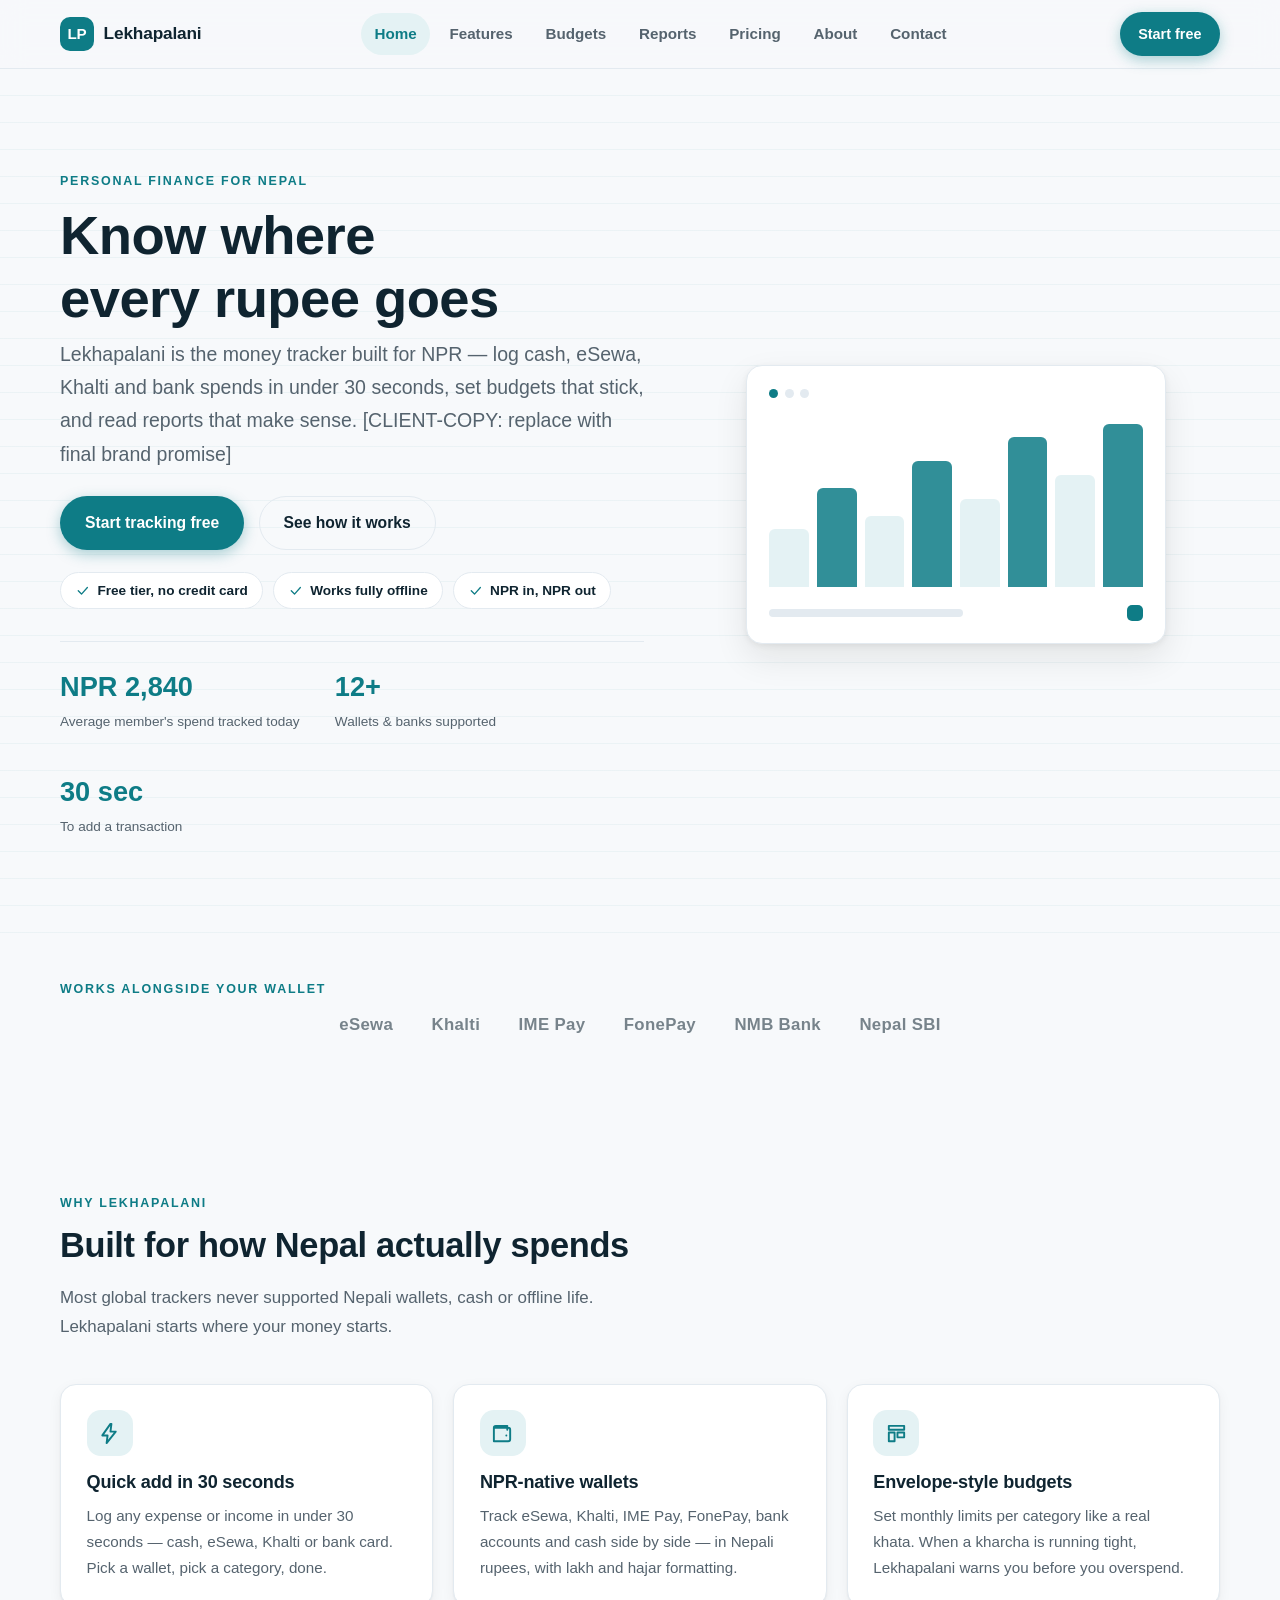
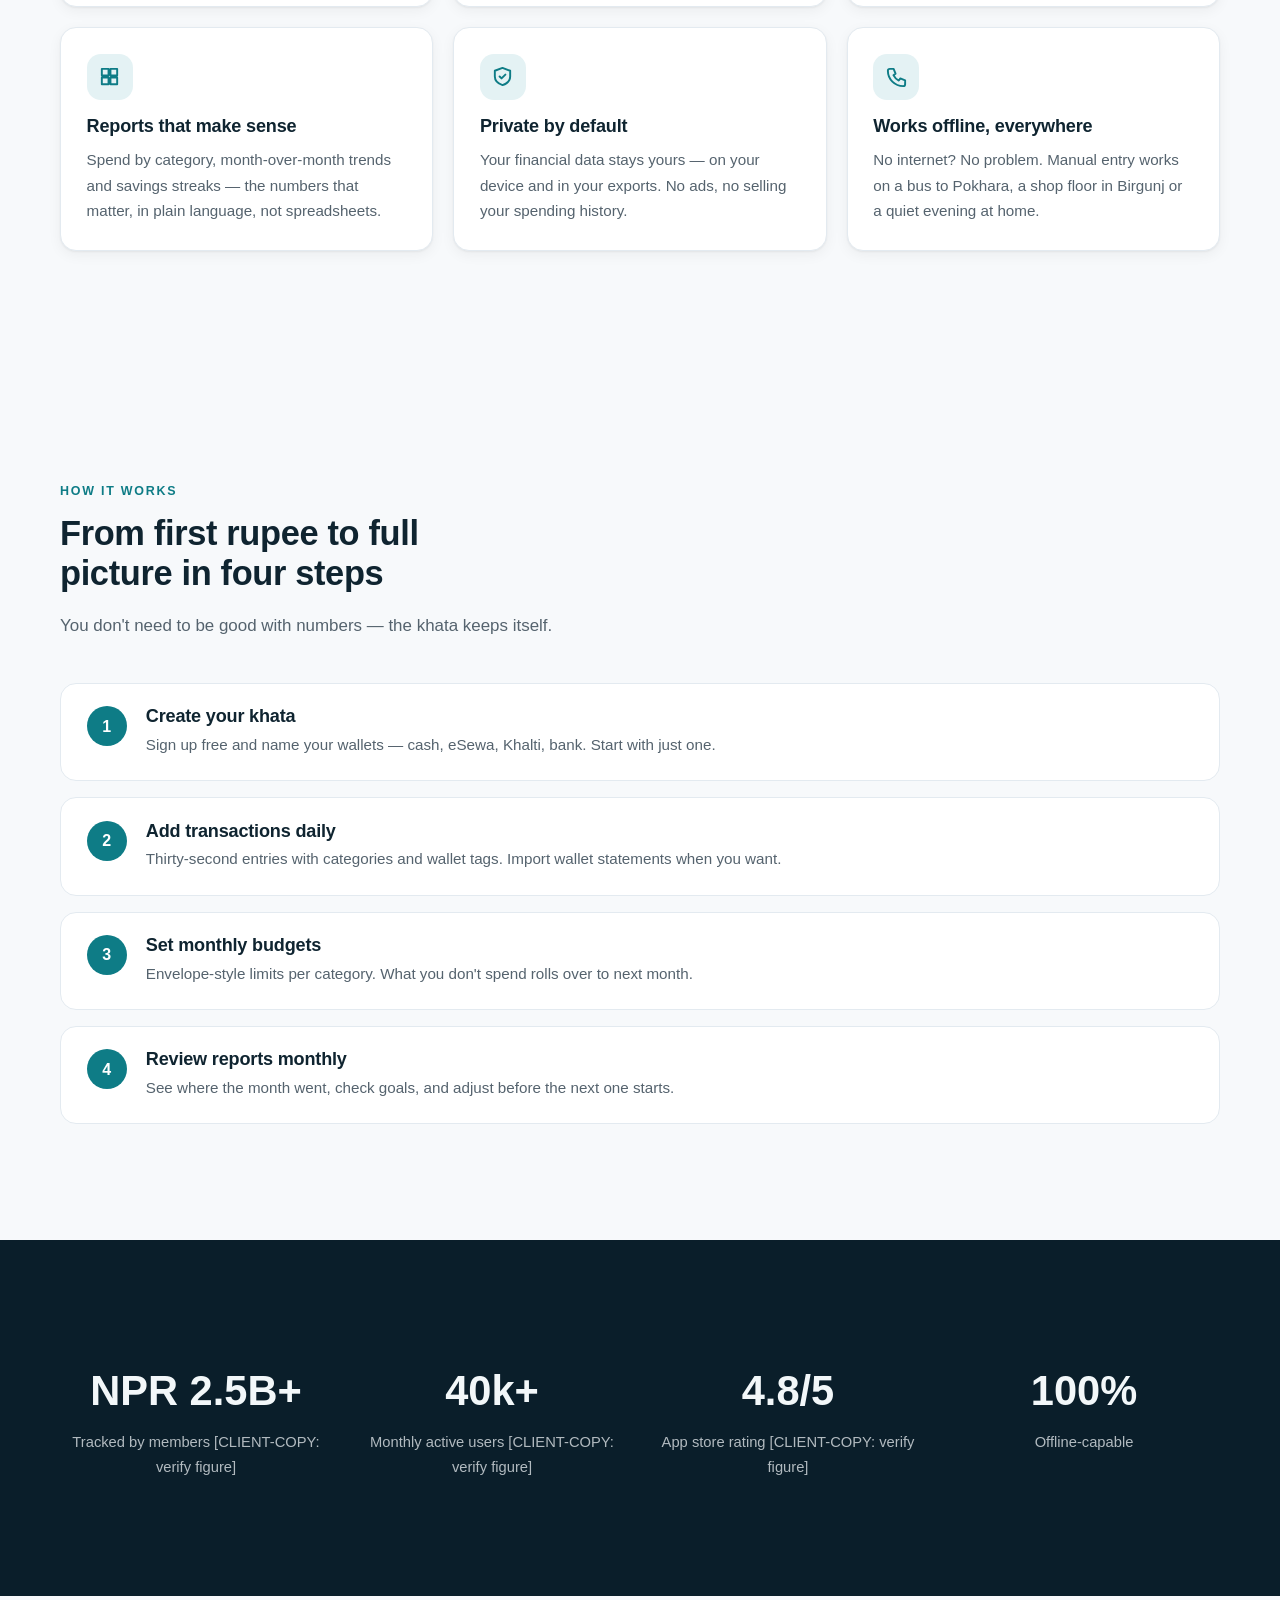
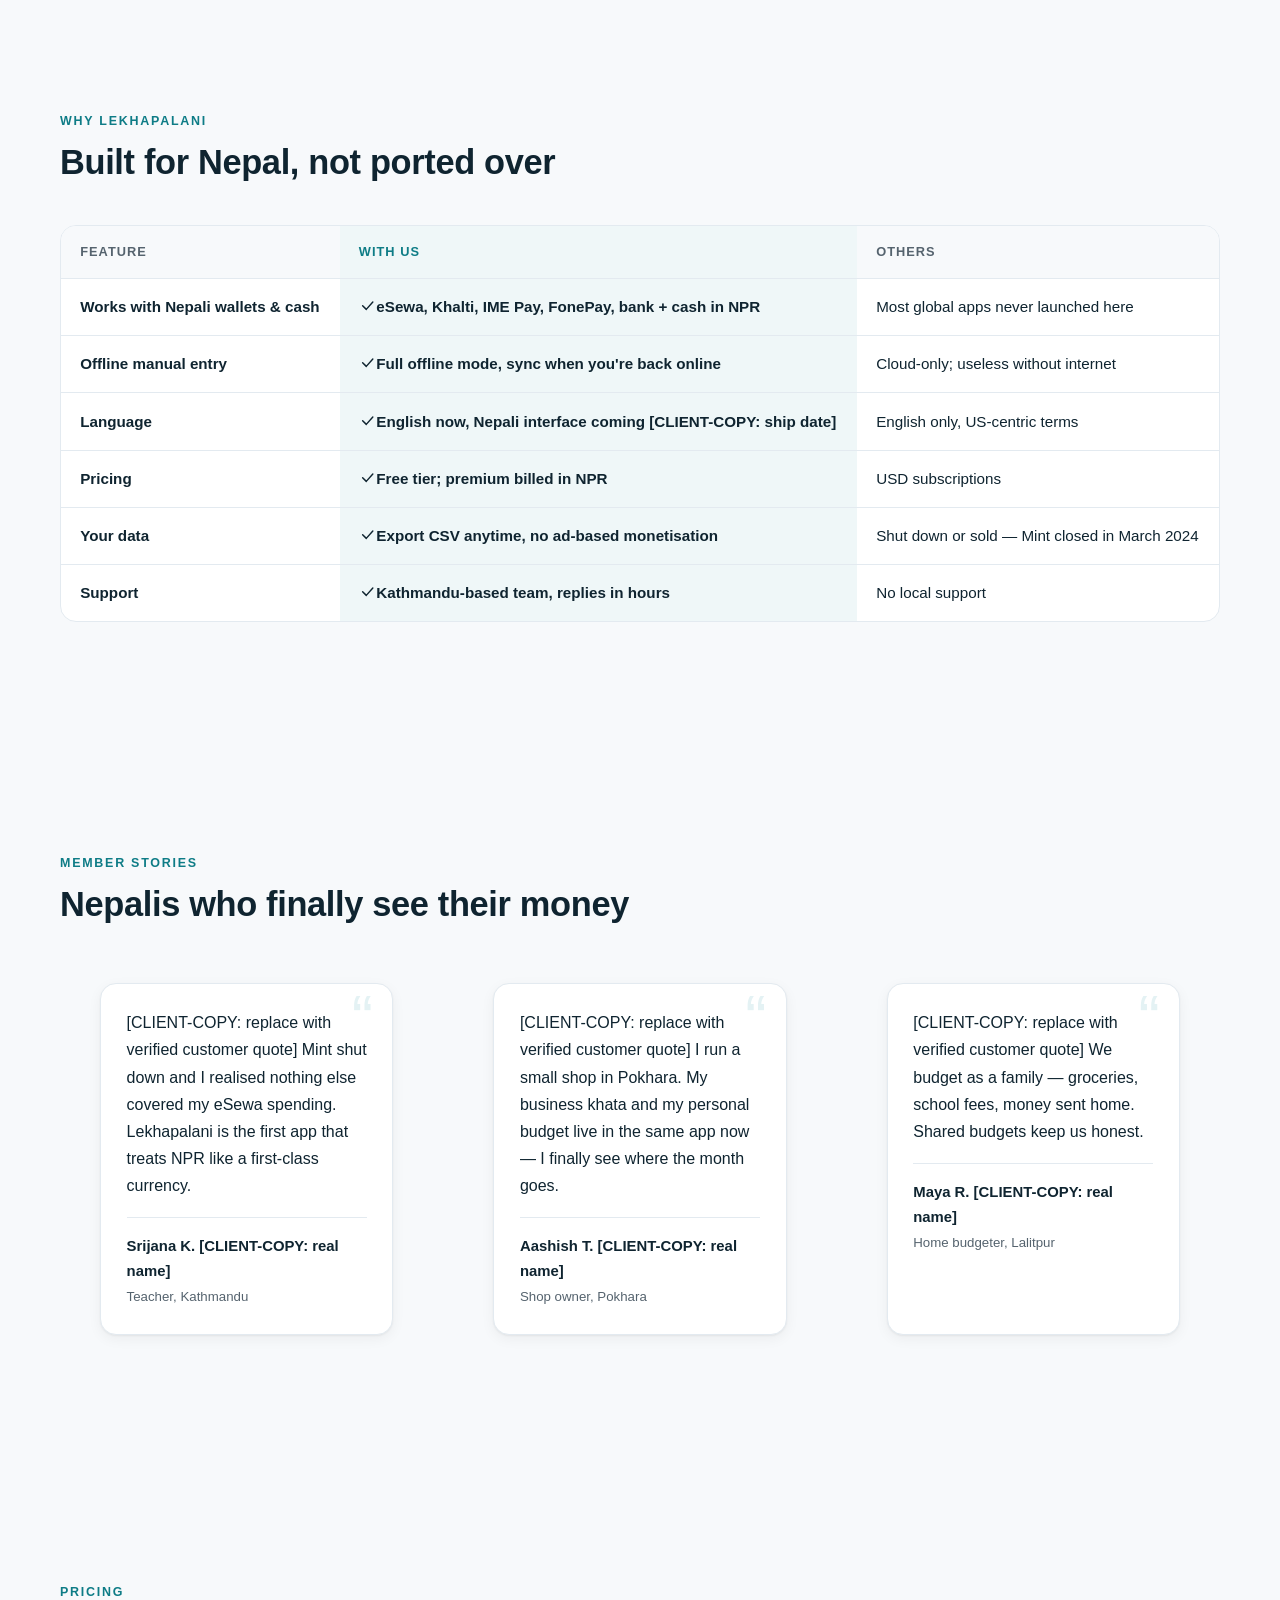
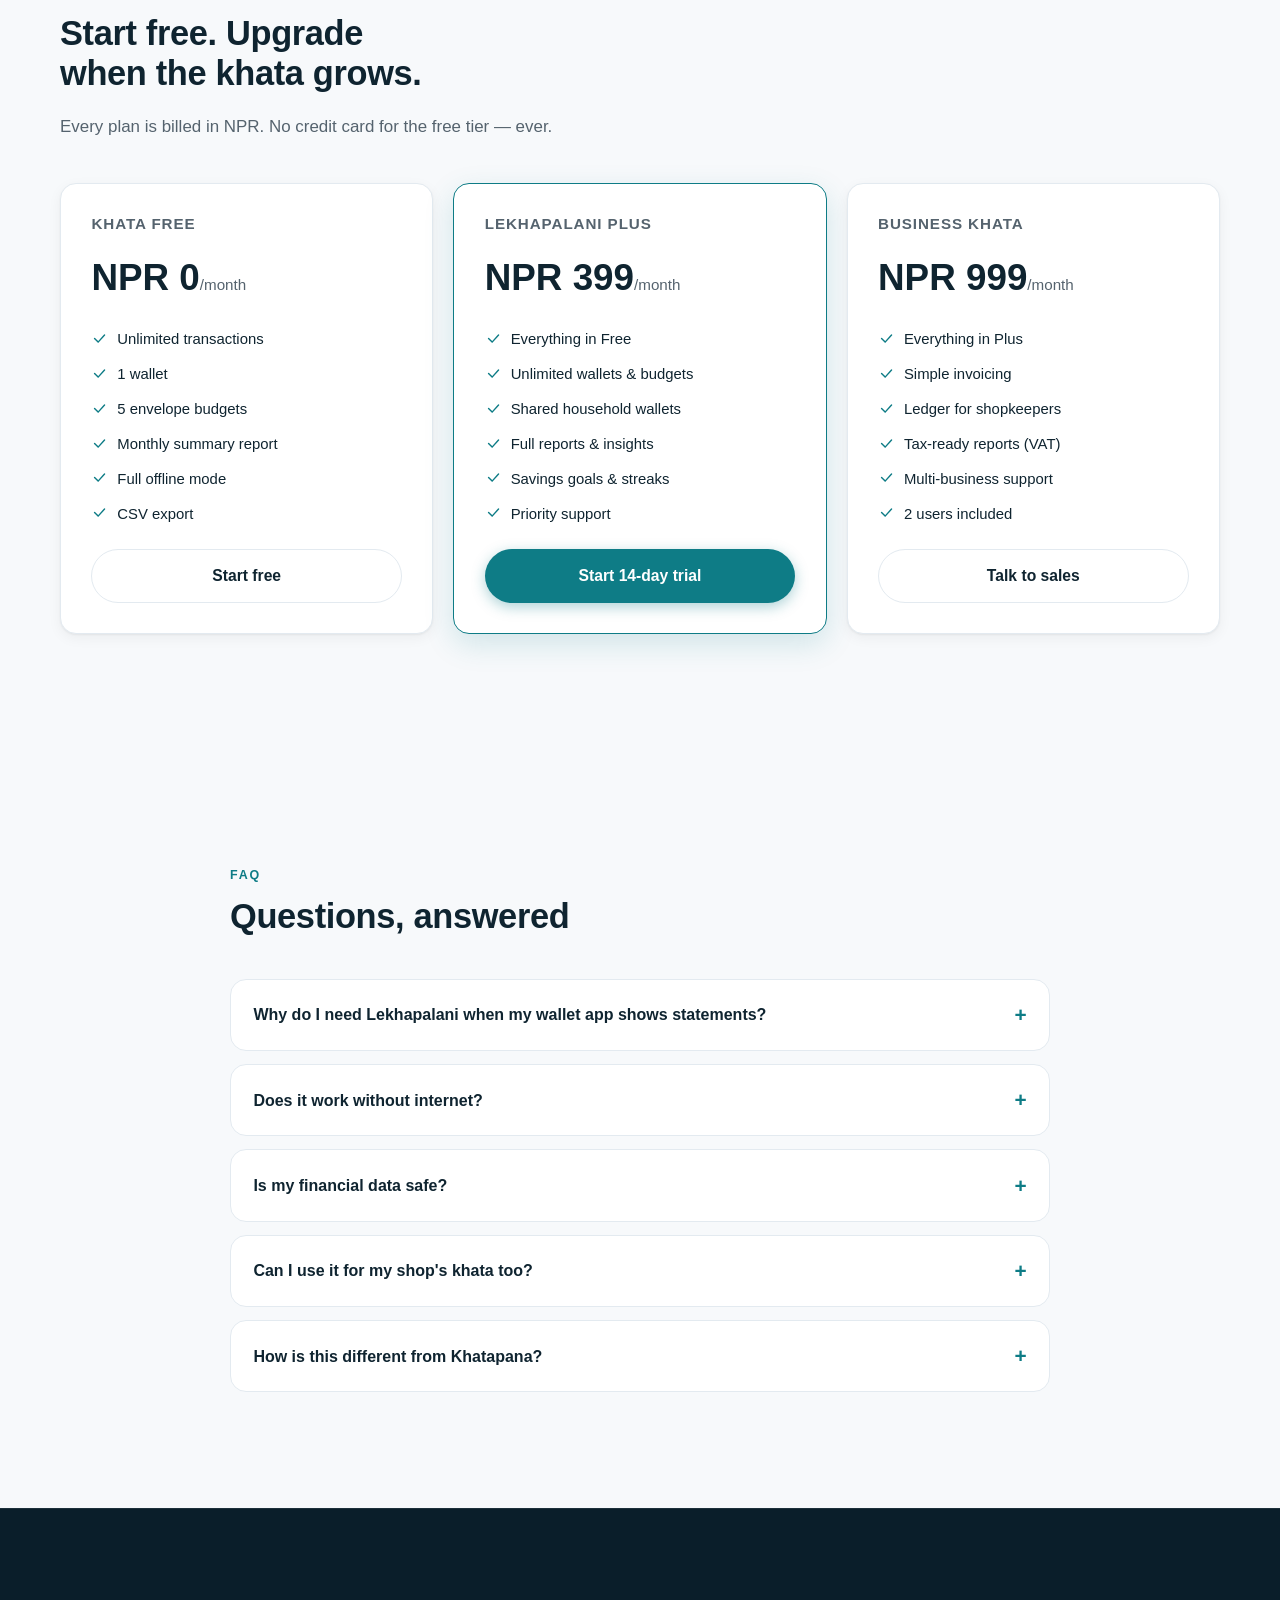
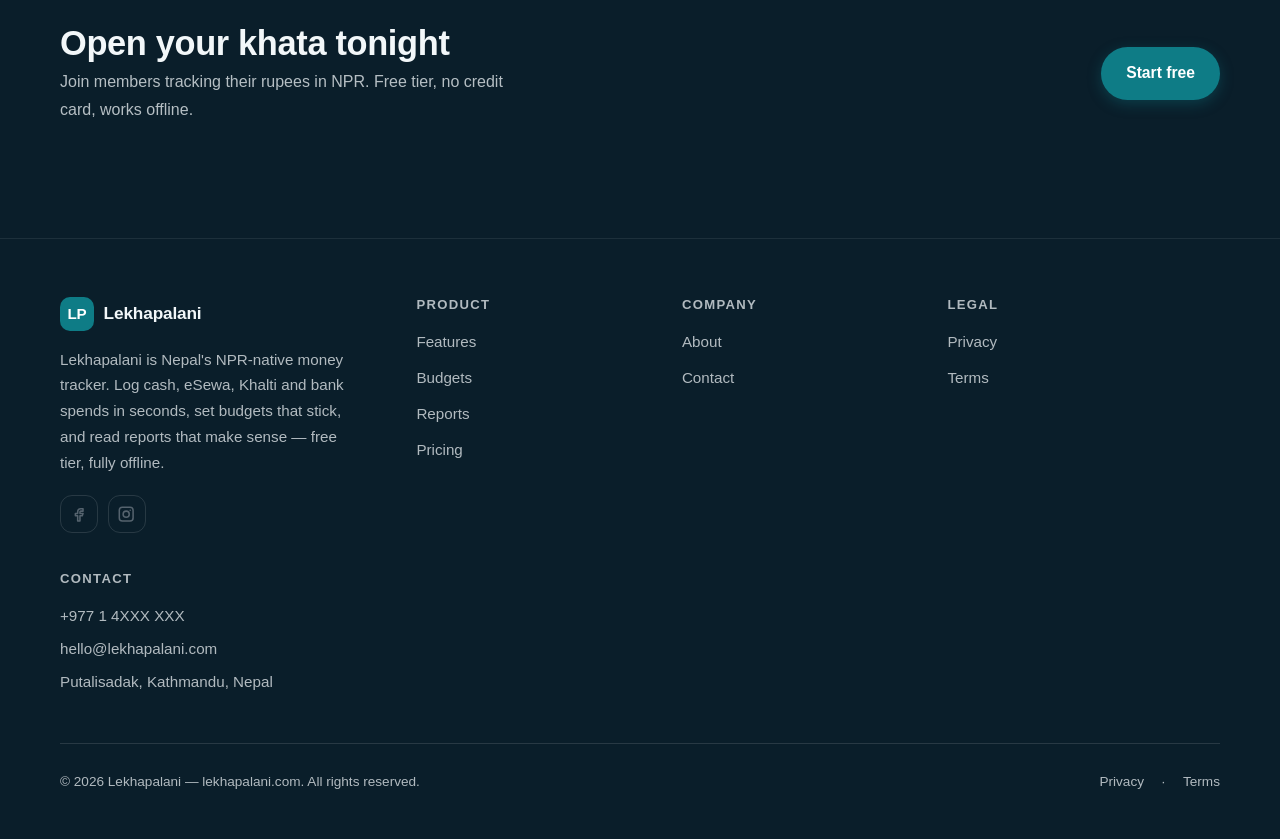
<file: index.html>
<!DOCTYPE html>
<html lang="en">
<head>
<meta charset="utf-8">
<meta name="viewport" content="width=device-width, initial-scale=1">
<title>Lekhapalani — NPR-native money tracker for Nepal — Lekhapalani</title>
<meta name="description" content="Track cash, eSewa, Khalti and bank spending in Nepali rupees. Set envelope budgets, hit savings goals, read reports that make sense. Free tier, works offline.">
<meta property="og:title" content="Lekhapalani — NPR-native money tracker for Nepal">
<meta property="og:description" content="Track cash, eSewa, Khalti and bank spending in Nepali rupees. Set envelope budgets, hit savings goals, read reports that make sense. Free tier, works offline.">
<meta property="og:type" content="website">
<meta property="og:url" content="https://lekhapalani.com/index.html">
<link rel="icon" href="data:image/svg+xml,%3Csvg%20xmlns%3D'http%3A%2F%2Fwww.w3.org%2F2000%2Fsvg'%20viewBox%3D'0%200%2064%2064'%3E%3Crect%20width%3D'64'%20height%3D'64'%20rx%3D'14'%20fill%3D'%230E7C86'%2F%3E%3Ctext%20x%3D'32'%20y%3D'42'%20font-family%3D'Arial%2C%20sans-serif'%20font-size%3D'26'%20font-weight%3D'700'%20text-anchor%3D'middle'%20fill%3D'%23FFFFFF'%3ELP%3C%2Ftext%3E%3C%2Fsvg%3E">
<link rel="stylesheet" href="assets/style.css">
<script defer src="assets/main.js"></script>
<script defer src="assets/form.js"></script>
</head>
<body data-site="lekhapalani.com" data-page="index.html">
<!-- CLIENT-COPY: All copy on this page is placeholder. Replace prices, contact details, statistics, and testimonial quotes with client-approved content before launch. -->
<a class="skip-link" href="#main">Skip to content</a>
<header class="site-header" data-header="light">
    <div class="container header-inner">
      <a class="brand" href="index.html"><span class="brand-mark" style="background:#0E7C86;color:#FFFFFF">LP</span><span class="brand-name">Lekhapalani</span></a>
      <nav class="main-nav" aria-label="Primary"><ul><li><a href="index.html" aria-current="page">Home</a></li><li><a href="features.html">Features</a></li><li><a href="budgets.html">Budgets</a></li><li><a href="reports.html">Reports</a></li><li><a href="pricing.html">Pricing</a></li><li><a href="about.html">About</a></li><li><a href="contact.html">Contact</a></li></ul></nav>
      <div class="header-actions"><a class="btn btn-primary btn-sm header-cta" href="contact.html">Start free</a><button class="menu-toggle" aria-expanded="false" aria-controls="mobile-menu" aria-label="Open menu"><span class="icon" data-icon="menu" aria-hidden="true"></span></button></div>
    </div>
    <div class="mobile-menu" id="mobile-menu" hidden>
      <ul><li><a href="index.html" aria-current="page">Home</a></li><li><a href="features.html">Features</a></li><li><a href="budgets.html">Budgets</a></li><li><a href="reports.html">Reports</a></li><li><a href="pricing.html">Pricing</a></li><li><a href="about.html">About</a></li><li><a href="contact.html">Contact</a></li></ul>
      <a class="btn btn-primary btn-block" href="contact.html">Start free</a>
    </div>
  </header>
<main id="main">
<section class="hero hero-home has-art">
    <div class="container hero-grid">
      <div class="hero-copy">
        
        <p class="kicker">Personal finance for Nepal</p>
        <h1>Know where every rupee goes</h1>
        <p class="hero-lede">Lekhapalani is the money tracker built for NPR — log cash, eSewa, Khalti and bank spends in under 30 seconds, set budgets that stick, and read reports that make sense. [CLIENT-COPY: replace with final brand promise]</p>
        <div class="btn-row"><a class="btn btn-primary" href="contact.html">Start tracking free</a><a class="btn btn-ghost" href="features.html">See how it works</a></div>
        <div class="hero-badges"><span class="hero-badge"><span class="icon" data-icon="check" aria-hidden="true"></span>Free tier, no credit card</span><span class="hero-badge"><span class="icon" data-icon="check" aria-hidden="true"></span>Works fully offline</span><span class="hero-badge"><span class="icon" data-icon="check" aria-hidden="true"></span>NPR in, NPR out</span></div>
        <dl class="hero-stats"><div><dt>NPR 2,840</dt><dd>Average member&#39;s spend tracked today</dd></div><div><dt>12+</dt><dd>Wallets &amp; banks supported</dd></div><div><dt>30 sec</dt><dd>To add a transaction</dd></div></dl>
      </div>
      <div class="hero-art"><div class="art chart-art" aria-hidden="true">
        <div class="chart-card">
          <div class="chart-head"><span></span><span></span><span></span></div>
          <div class="chart-bars">
            <i style="height:34%"></i><i style="height:58%"></i><i style="height:42%"></i>
            <i style="height:74%"></i><i style="height:52%"></i><i style="height:88%"></i>
            <i style="height:66%"></i><i style="height:96%"></i>
          </div>
          <div class="chart-foot"><span></span><b style="background:#0E7C86"></b></div>
        </div></div></div>
    </div>
  </section>
<section class="sec logos-sec" aria-label="Track every wallet you already use">
        <div class="container">
          <p class="kicker center">Works alongside your wallet</p>
          <div class="logos"><span class="logo-name">eSewa</span><span class="logo-name">Khalti</span><span class="logo-name">IME Pay</span><span class="logo-name">FonePay</span><span class="logo-name">NMB Bank</span><span class="logo-name">Nepal SBI</span></div>
        </div></section><section class="sec">
        <div class="container">
          <div class="sec-head"><p class="kicker">Why Lekhapalani</p><h2>Built for how Nepal actually spends</h2><p class="lede">Most global trackers never supported Nepali wallets, cash or offline life. Lekhapalani starts where your money starts.</p></div>
          <ul class="grid features">
            <li class="card feature"><span class="feature-icon"><span class="icon" data-icon="bolt" aria-hidden="true"></span></span><h3>Quick add in 30 seconds</h3><p>Log any expense or income in under 30 seconds — cash, eSewa, Khalti or bank card. Pick a wallet, pick a category, done.</p></li><li class="card feature"><span class="feature-icon"><span class="icon" data-icon="wallet" aria-hidden="true"></span></span><h3>NPR-native wallets</h3><p>Track eSewa, Khalti, IME Pay, FonePay, bank accounts and cash side by side — in Nepali rupees, with lakh and hajar formatting.</p></li><li class="card feature"><span class="feature-icon"><span class="icon" data-icon="board" aria-hidden="true"></span></span><h3>Envelope-style budgets</h3><p>Set monthly limits per category like a real khata. When a kharcha is running tight, Lekhapalani warns you before you overspend.</p></li><li class="card feature"><span class="feature-icon"><span class="icon" data-icon="grid" aria-hidden="true"></span></span><h3>Reports that make sense</h3><p>Spend by category, month-over-month trends and savings streaks — the numbers that matter, in plain language, not spreadsheets.</p></li><li class="card feature"><span class="feature-icon"><span class="icon" data-icon="shield" aria-hidden="true"></span></span><h3>Private by default</h3><p>Your financial data stays yours — on your device and in your exports. No ads, no selling your spending history.</p></li><li class="card feature"><span class="feature-icon"><span class="icon" data-icon="phone" aria-hidden="true"></span></span><h3>Works offline, everywhere</h3><p>No internet? No problem. Manual entry works on a bus to Pokhara, a shop floor in Birgunj or a quiet evening at home.</p></li>
          </ul>
        </div></section><section class="sec">
        <div class="container">
          <div class="sec-head"><p class="kicker">How it works</p><h2>From first rupee to full picture in four steps</h2><p class="lede">You don&#39;t need to be good with numbers — the khata keeps itself.</p></div>
          <ol class="steps">
            <li class="step"><span class="step-n">1</span><div><h3>Create your khata</h3><p>Sign up free and name your wallets — cash, eSewa, Khalti, bank. Start with just one.</p></div></li><li class="step"><span class="step-n">2</span><div><h3>Add transactions daily</h3><p>Thirty-second entries with categories and wallet tags. Import wallet statements when you want.</p></div></li><li class="step"><span class="step-n">3</span><div><h3>Set monthly budgets</h3><p>Envelope-style limits per category. What you don&#39;t spend rolls over to next month.</p></div></li><li class="step"><span class="step-n">4</span><div><h3>Review reports monthly</h3><p>See where the month went, check goals, and adjust before the next one starts.</p></div></li>
          </ol>
        </div></section><section class="sec stats-sec" style="background:#0A1E2A;color:#F2F7F9">
        <div class="container">
          <dl class="stats">
            <div><dt>NPR 2.5B+</dt><dd>Tracked by members [CLIENT-COPY: verify figure]</dd></div><div><dt>40k+</dt><dd>Monthly active users [CLIENT-COPY: verify figure]</dd></div><div><dt>4.8/5</dt><dd>App store rating [CLIENT-COPY: verify figure]</dd></div><div><dt>100%</dt><dd>Offline-capable</dd></div>
          </dl>
        </div></section><section class="sec">
        <div class="container">
          <div class="sec-head"><p class="kicker">Why Lekhapalani</p><h2>Built for Nepal, not ported over</h2></div>
          <div class="table-wrap"><table class="cmp">
            <thead><tr><th>Feature</th><th class="us-col">With us</th><th>Others</th></tr></thead>
            <tbody><tr><th scope="row">Works with Nepali wallets &amp; cash</th><td class="us-col"><span class="icon" data-icon="check" aria-hidden="true"></span><span>eSewa, Khalti, IME Pay, FonePay, bank + cash in NPR</span></td><td>Most global apps never launched here</td></tr><tr><th scope="row">Offline manual entry</th><td class="us-col"><span class="icon" data-icon="check" aria-hidden="true"></span><span>Full offline mode, sync when you&#39;re back online</span></td><td>Cloud-only; useless without internet</td></tr><tr><th scope="row">Language</th><td class="us-col"><span class="icon" data-icon="check" aria-hidden="true"></span><span>English now, Nepali interface coming [CLIENT-COPY: ship date]</span></td><td>English only, US-centric terms</td></tr><tr><th scope="row">Pricing</th><td class="us-col"><span class="icon" data-icon="check" aria-hidden="true"></span><span>Free tier; premium billed in NPR</span></td><td>USD subscriptions</td></tr><tr><th scope="row">Your data</th><td class="us-col"><span class="icon" data-icon="check" aria-hidden="true"></span><span>Export CSV anytime, no ad-based monetisation</span></td><td>Shut down or sold — Mint closed in March 2024</td></tr><tr><th scope="row">Support</th><td class="us-col"><span class="icon" data-icon="check" aria-hidden="true"></span><span>Kathmandu-based team, replies in hours</span></td><td>No local support</td></tr></tbody>
          </table></div>
        </div></section><section class="sec">
        <div class="container">
          <div class="sec-head"><p class="kicker">Member stories</p><h2>Nepalis who finally see their money</h2></div>
          <div class="grid testis">
            <figure class="card testi"><blockquote>[CLIENT-COPY: replace with verified customer quote] Mint shut down and I realised nothing else covered my eSewa spending. Lekhapalani is the first app that treats NPR like a first-class currency.</blockquote><figcaption><b>Srijana K. [CLIENT-COPY: real name]</b><span>Teacher, Kathmandu</span></figcaption></figure><figure class="card testi"><blockquote>[CLIENT-COPY: replace with verified customer quote] I run a small shop in Pokhara. My business khata and my personal budget live in the same app now — I finally see where the month goes.</blockquote><figcaption><b>Aashish T. [CLIENT-COPY: real name]</b><span>Shop owner, Pokhara</span></figcaption></figure><figure class="card testi"><blockquote>[CLIENT-COPY: replace with verified customer quote] We budget as a family — groceries, school fees, money sent home. Shared budgets keep us honest.</blockquote><figcaption><b>Maya R. [CLIENT-COPY: real name]</b><span>Home budgeter, Lalitpur</span></figcaption></figure>
          </div>
        </div></section><section class="sec">
        <div class="container">
          <div class="sec-head"><p class="kicker">Pricing</p><h2>Start free. Upgrade when the khata grows.</h2><p class="lede">Every plan is billed in NPR. No credit card for the free tier — ever.</p></div>
          <div class="grid pricing">
            <article class="card price">
              <h3>Khata Free</h3>
              <p class="price-num">NPR 0<span>/month</span></p>
              <ul><li><span class="icon" data-icon="check" aria-hidden="true"></span><span>Unlimited transactions</span></li><li><span class="icon" data-icon="check" aria-hidden="true"></span><span>1 wallet</span></li><li><span class="icon" data-icon="check" aria-hidden="true"></span><span>5 envelope budgets</span></li><li><span class="icon" data-icon="check" aria-hidden="true"></span><span>Monthly summary report</span></li><li><span class="icon" data-icon="check" aria-hidden="true"></span><span>Full offline mode</span></li><li><span class="icon" data-icon="check" aria-hidden="true"></span><span>CSV export</span></li></ul>
              <a class="btn btn-ghost" href="contact.html">Start free</a>
            </article><article class="card price price-hot">
              <h3>Lekhapalani Plus</h3>
              <p class="price-num">NPR 399<span>/month</span></p>
              <ul><li><span class="icon" data-icon="check" aria-hidden="true"></span><span>Everything in Free</span></li><li><span class="icon" data-icon="check" aria-hidden="true"></span><span>Unlimited wallets &amp; budgets</span></li><li><span class="icon" data-icon="check" aria-hidden="true"></span><span>Shared household wallets</span></li><li><span class="icon" data-icon="check" aria-hidden="true"></span><span>Full reports &amp; insights</span></li><li><span class="icon" data-icon="check" aria-hidden="true"></span><span>Savings goals &amp; streaks</span></li><li><span class="icon" data-icon="check" aria-hidden="true"></span><span>Priority support</span></li></ul>
              <a class="btn btn-primary" href="contact.html">Start 14-day trial</a>
            </article><article class="card price">
              <h3>Business Khata</h3>
              <p class="price-num">NPR 999<span>/month</span></p>
              <ul><li><span class="icon" data-icon="check" aria-hidden="true"></span><span>Everything in Plus</span></li><li><span class="icon" data-icon="check" aria-hidden="true"></span><span>Simple invoicing</span></li><li><span class="icon" data-icon="check" aria-hidden="true"></span><span>Ledger for shopkeepers</span></li><li><span class="icon" data-icon="check" aria-hidden="true"></span><span>Tax-ready reports (VAT)</span></li><li><span class="icon" data-icon="check" aria-hidden="true"></span><span>Multi-business support</span></li><li><span class="icon" data-icon="check" aria-hidden="true"></span><span>2 users included</span></li></ul>
              <a class="btn btn-ghost" href="contact.html">Talk to sales</a>
            </article>
          </div>
        </div></section><section class="sec">
        <div class="container narrow">
          <div class="sec-head"><p class="kicker">FAQ</p><h2>Questions, answered</h2></div>
          <div class="faq">
            <details class="faq-item"><summary>Why do I need Lekhapalani when my wallet app shows statements?</summary><p>Wallet statements show one account. Lekhapalani puts cash, eSewa, Khalti, IME Pay and your bank in one place, adds budgets and reports, and works even when you pay in cash — which most of Nepal still does.</p></details><details class="faq-item"><summary>Does it work without internet?</summary><p>Yes. Entry is fully offline and syncs when you&#39;re back online. This was a core requirement from day one — internet is not guaranteed in every shop, bus or village.</p></details><details class="faq-item"><summary>Is my financial data safe?</summary><p>Your data lives on your device and in your exports. We don&#39;t run ads and we never sell spending history. [CLIENT-COPY: add privacy policy link and data-centre details]</p></details><details class="faq-item"><summary>Can I use it for my shop&#39;s khata too?</summary><p>Yes — the Business Khata plan adds simple invoicing, a shopkeeper ledger and VAT-ready reports. Many members run personal and business books side by side.</p></details><details class="faq-item"><summary>How is this different from Khatapana?</summary><p>Khatapana is a strong business-accounting app. Lekhapalani is built personal-first — household budgets, savings goals and reports for your own money — with a business tier on top. [CLIENT-COPY: refine positioning if needed]</p></details>
          </div>
        </div></section><section class="sec cta-sec" style="background:#0A1E2A;color:#F2F7F9">
        <div class="container cta-inner">
          <div><h2>Open your khata tonight</h2><p>Join members tracking their rupees in NPR. Free tier, no credit card, works offline.</p></div>
          <a class="btn btn-primary" href="contact.html">Start free</a>
        </div></section>

</main>
<footer class="site-footer footer-dark" style="background:#0A1E2A;color:#F2F7F9">
    <div class="container">
      <div class="f-top">
        <div class="f-brand">
          <a class="brand" href="index.html"><span class="brand-mark" style="background:#0E7C86;color:#FFFFFF">LP</span><span class="brand-name">Lekhapalani</span></a>
          <p>Lekhapalani is Nepal&#39;s NPR-native money tracker. Log cash, eSewa, Khalti and bank spends in seconds, set budgets that stick, and read reports that make sense — free tier, fully offline.</p>
          <div class="socials"><a class="social" href="https://facebook.com/lekhapalani" aria-label="Facebook"><span class="icon" data-icon="facebook" aria-hidden="true"></span></a><a class="social" href="https://instagram.com/lekhapalani" aria-label="Instagram"><span class="icon" data-icon="instagram" aria-hidden="true"></span></a></div>
        </div>
        <div class="f-col"><h3>Product</h3><ul><li><a href="features.html">Features</a></li><li><a href="budgets.html">Budgets</a></li><li><a href="reports.html">Reports</a></li><li><a href="pricing.html">Pricing</a></li></ul></div><div class="f-col"><h3>Company</h3><ul><li><a href="about.html">About</a></li><li><a href="contact.html">Contact</a></li></ul></div><div class="f-col"><h3>Legal</h3><ul><li><a href="privacy.html">Privacy</a></li><li><a href="terms.html">Terms</a></li></ul></div>
        <div class="f-col f-contact"><h3>Contact</h3>
          <p>+977 1 4XXX XXX</p>
          <p>hello@lekhapalani.com</p>
          <p>Putalisadak, Kathmandu, Nepal</p>
        </div>
      </div>
      <div class="f-bottom"><p>© 2026 Lekhapalani — lekhapalani.com. All rights reserved.</p><div class="f-legal"><a href="privacy.html">Privacy</a> · <a href="terms.html">Terms</a></div></div>
    </div>
  </footer>
</body>
</html>
</file>
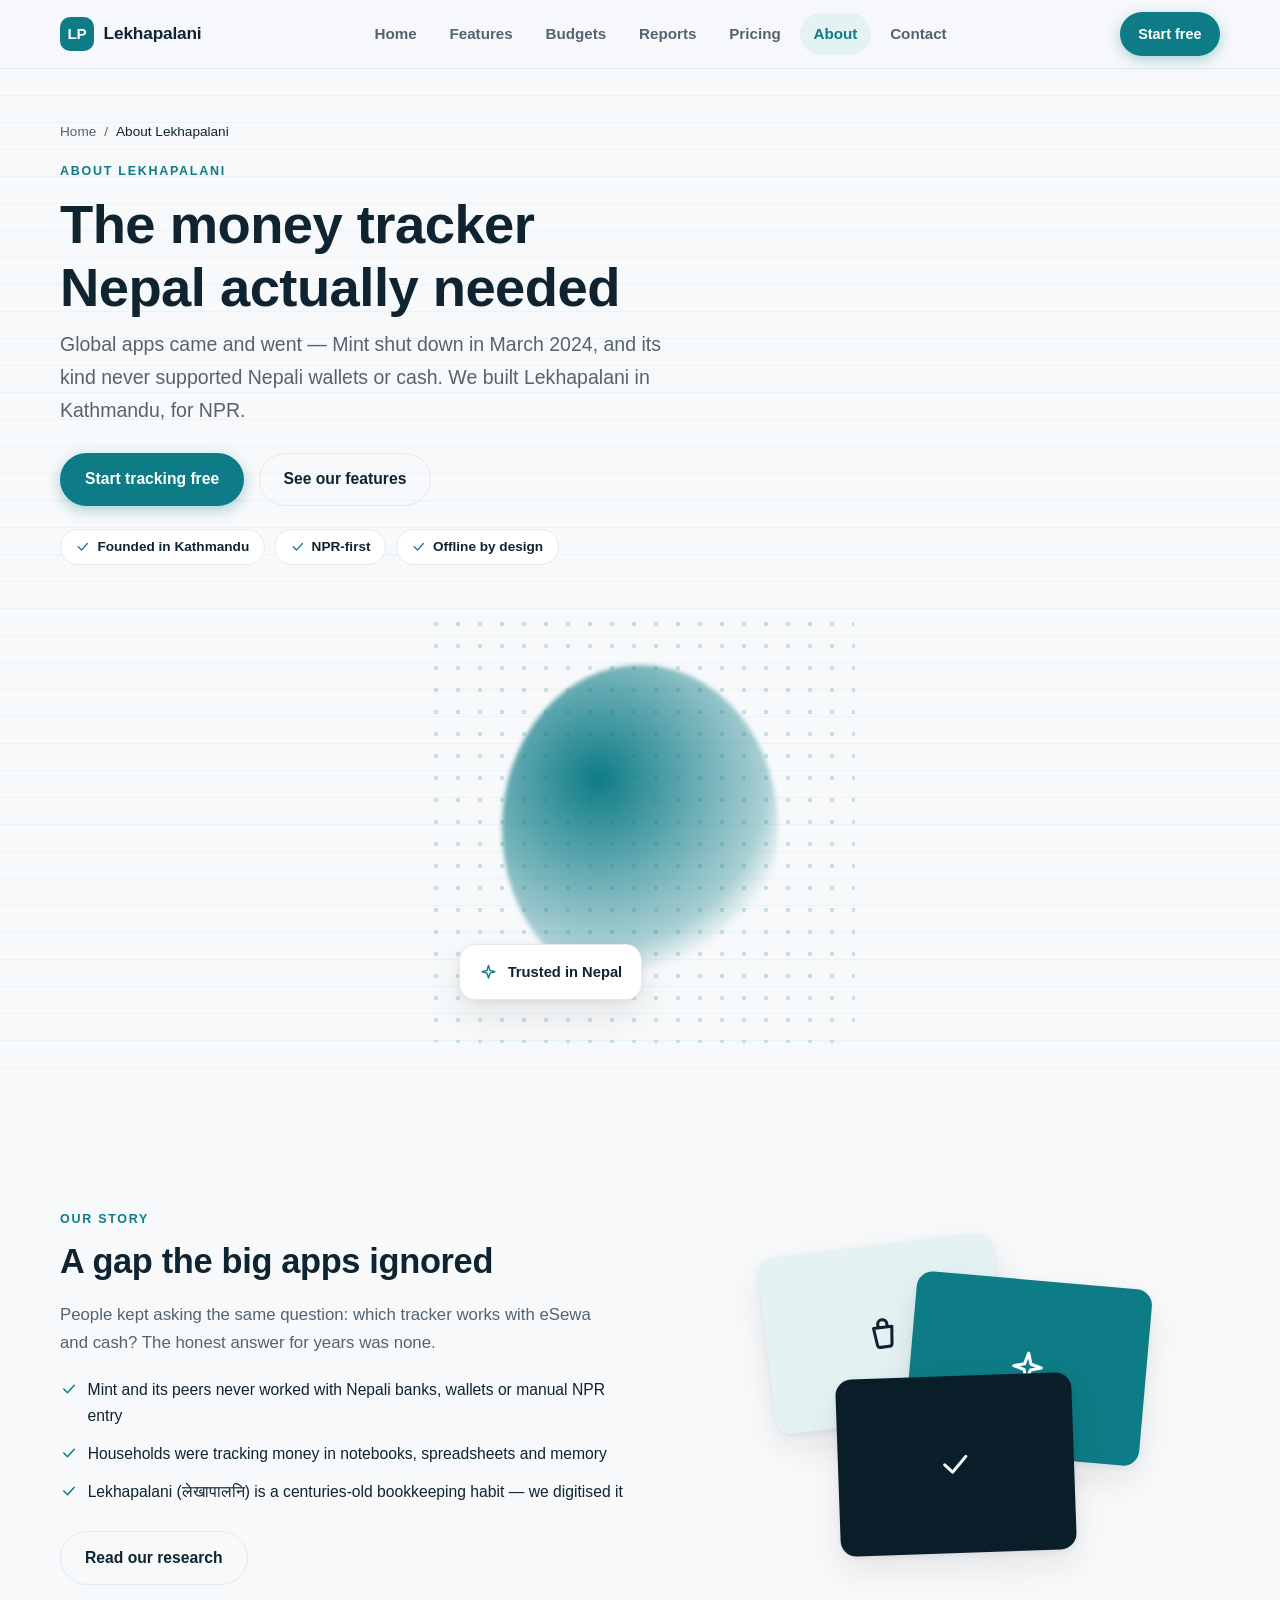
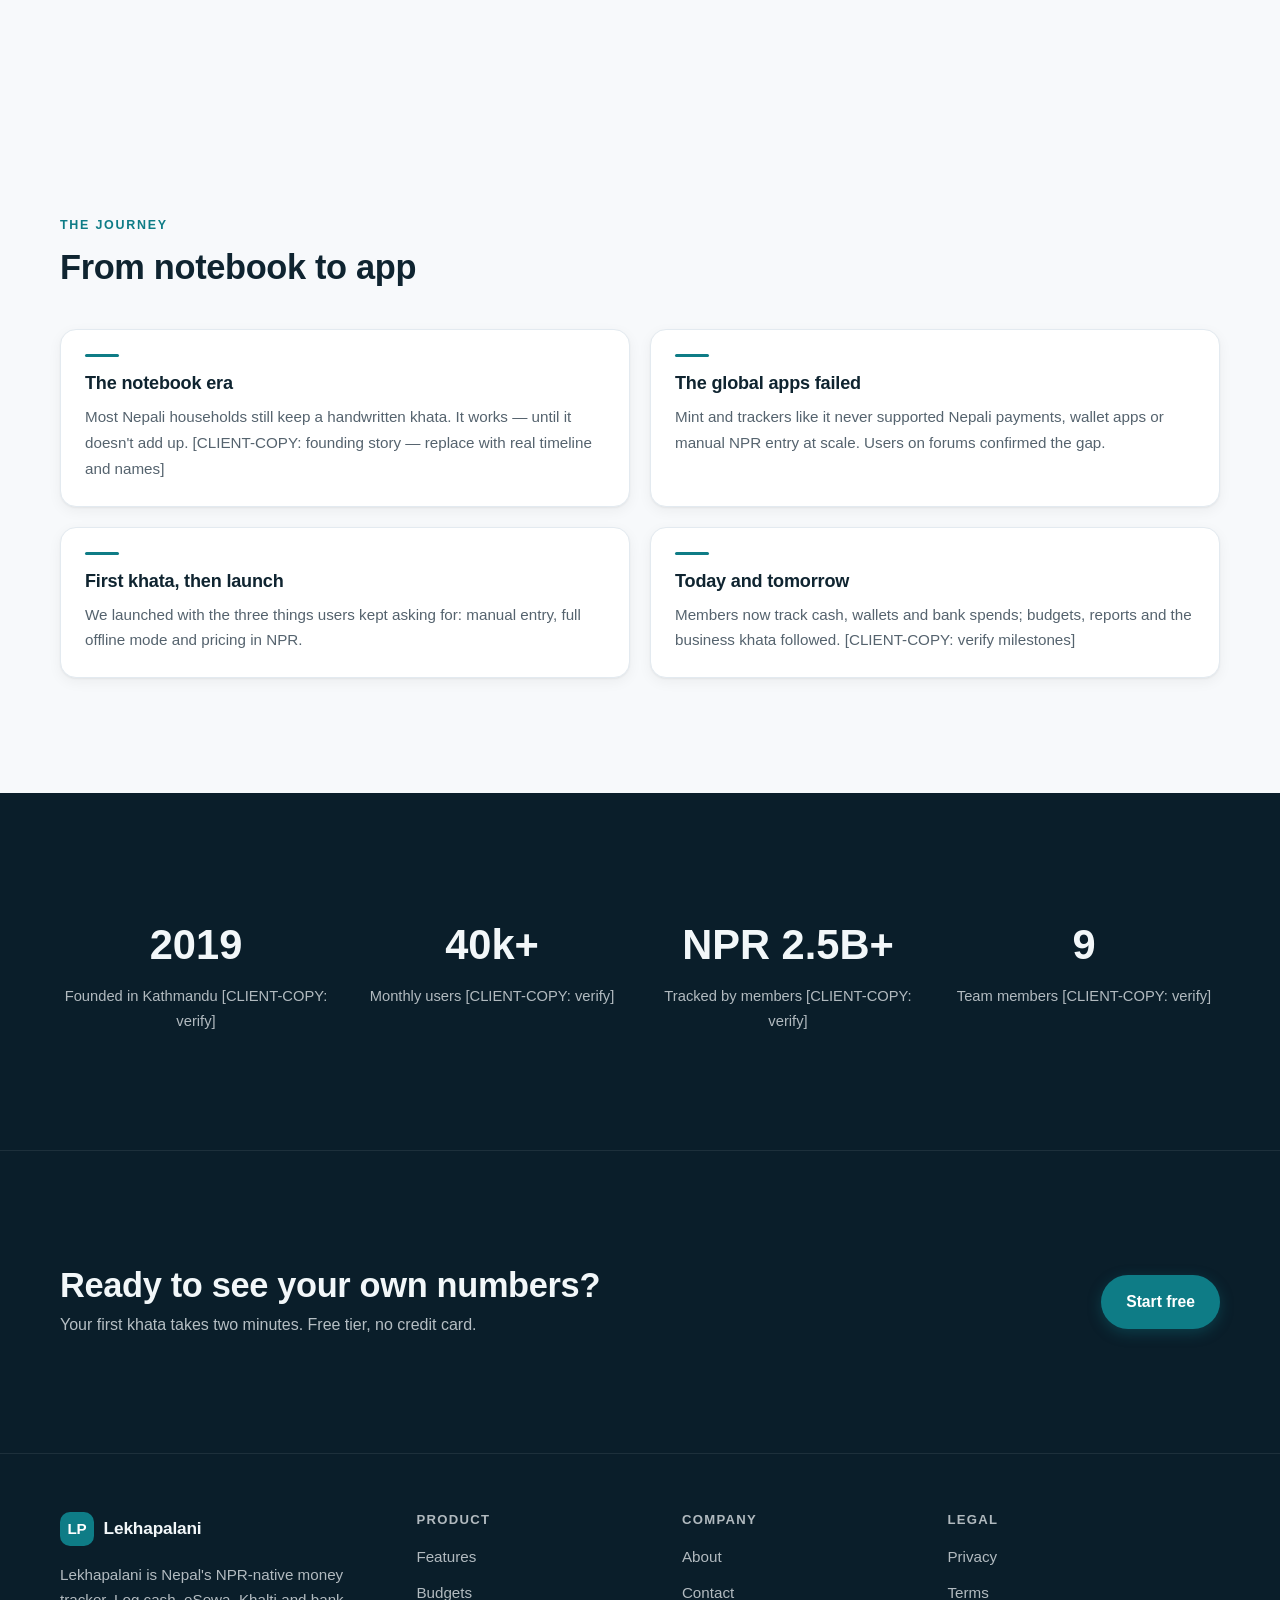
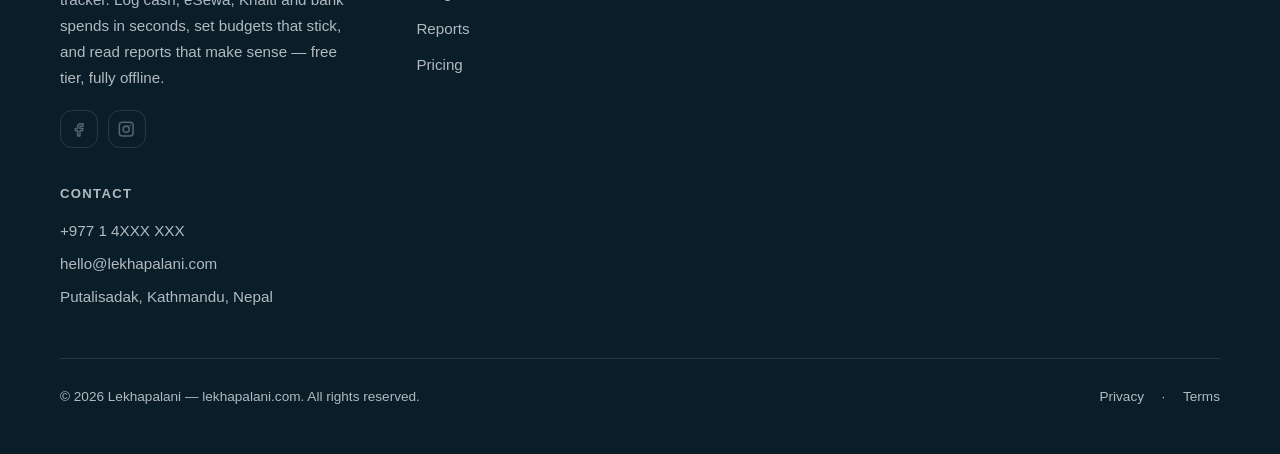
<file: about.html>
<!DOCTYPE html>
<html lang="en">
<head>
<meta charset="utf-8">
<meta name="viewport" content="width=device-width, initial-scale=1">
<title>About Lekhapalani — built in Kathmandu, for Nepal — Lekhapalani</title>
<meta name="description" content="Global money apps came and went — Mint shut down in March 2024 and never supported Nepali wallets. Lekhapalani is the NPR-native tracker built in Kathmandu for how Nepal actually spends.">
<meta property="og:title" content="About Lekhapalani — built in Kathmandu, for Nepal">
<meta property="og:description" content="Global money apps came and went — Mint shut down in March 2024 and never supported Nepali wallets. Lekhapalani is the NPR-native tracker built in Kathmandu for how Nepal actually spends.">
<meta property="og:type" content="website">
<meta property="og:url" content="https://lekhapalani.com/about.html">
<link rel="icon" href="data:image/svg+xml,%3Csvg%20xmlns%3D'http%3A%2F%2Fwww.w3.org%2F2000%2Fsvg'%20viewBox%3D'0%200%2064%2064'%3E%3Crect%20width%3D'64'%20height%3D'64'%20rx%3D'14'%20fill%3D'%230E7C86'%2F%3E%3Ctext%20x%3D'32'%20y%3D'42'%20font-family%3D'Arial%2C%20sans-serif'%20font-size%3D'26'%20font-weight%3D'700'%20text-anchor%3D'middle'%20fill%3D'%23FFFFFF'%3ELP%3C%2Ftext%3E%3C%2Fsvg%3E">
<link rel="stylesheet" href="assets/style.css">
<script defer src="assets/main.js"></script>
<script defer src="assets/form.js"></script>
</head>
<body data-site="lekhapalani.com" data-page="about.html">
<!-- CLIENT-COPY: All copy on this page is placeholder. Replace prices, contact details, statistics, and testimonial quotes with client-approved content before launch. -->
<a class="skip-link" href="#main">Skip to content</a>
<header class="site-header" data-header="light">
    <div class="container header-inner">
      <a class="brand" href="index.html"><span class="brand-mark" style="background:#0E7C86;color:#FFFFFF">LP</span><span class="brand-name">Lekhapalani</span></a>
      <nav class="main-nav" aria-label="Primary"><ul><li><a href="index.html">Home</a></li><li><a href="features.html">Features</a></li><li><a href="budgets.html">Budgets</a></li><li><a href="reports.html">Reports</a></li><li><a href="pricing.html">Pricing</a></li><li><a href="about.html" aria-current="page">About</a></li><li><a href="contact.html">Contact</a></li></ul></nav>
      <div class="header-actions"><a class="btn btn-primary btn-sm header-cta" href="contact.html">Start free</a><button class="menu-toggle" aria-expanded="false" aria-controls="mobile-menu" aria-label="Open menu"><span class="icon" data-icon="menu" aria-hidden="true"></span></button></div>
    </div>
    <div class="mobile-menu" id="mobile-menu" hidden>
      <ul><li><a href="index.html">Home</a></li><li><a href="features.html">Features</a></li><li><a href="budgets.html">Budgets</a></li><li><a href="reports.html">Reports</a></li><li><a href="pricing.html">Pricing</a></li><li><a href="about.html" aria-current="page">About</a></li><li><a href="contact.html">Contact</a></li></ul>
      <a class="btn btn-primary btn-block" href="contact.html">Start free</a>
    </div>
  </header>
<main id="main">
<section class="hero hero-inner has-art">
    <div class="container hero-grid">
      <div class="hero-copy">
        <nav class="crumbs" aria-label="Breadcrumb"><a href="index.html">Home</a><span aria-hidden="true">/</span><span aria-current="page">About Lekhapalani</span></nav>
        <p class="kicker">About Lekhapalani</p>
        <h1>The money tracker Nepal actually needed</h1>
        <p class="hero-lede">Global apps came and went — Mint shut down in March 2024, and its kind never supported Nepali wallets or cash. We built Lekhapalani in Kathmandu, for NPR.</p>
        <div class="btn-row"><a class="btn btn-primary" href="contact.html">Start tracking free</a><a class="btn btn-ghost" href="features.html">See our features</a></div>
        <div class="hero-badges"><span class="hero-badge"><span class="icon" data-icon="check" aria-hidden="true"></span>Founded in Kathmandu</span><span class="hero-badge"><span class="icon" data-icon="check" aria-hidden="true"></span>NPR-first</span><span class="hero-badge"><span class="icon" data-icon="check" aria-hidden="true"></span>Offline by design</span></div>
        
      </div>
      <div class="hero-art"><div class="art pattern-art" aria-hidden="true">
        <div class="pat-dots" style="background-image:radial-gradient(#0E7C8633 2px, transparent 2.6px)"></div>
        <div class="pat-orb" style="background:radial-gradient(circle at 35% 35%, #0E7C86, #0E7C8655 60%, transparent 72%)"></div>
        <div class="pat-card" style="background:#FFFFFF;border:1px solid #E3EAF0"><span class="icon" data-icon="spark" aria-hidden="true"></span><b>Trusted in Nepal</b></div>
      </div></div>
    </div>
  </section>
<section class="sec">
        <div class="container split">
          <div class="split-copy">
            <p class="kicker">Our story</p><h2>A gap the big apps ignored</h2>
            <p class="lede">People kept asking the same question: which tracker works with eSewa and cash? The honest answer for years was none.</p>
            <ul class="tick-list"><li><span class="icon" data-icon="check" aria-hidden="true"></span><span>Mint and its peers never worked with Nepali banks, wallets or manual NPR entry</span></li><li><span class="icon" data-icon="check" aria-hidden="true"></span><span>Households were tracking money in notebooks, spreadsheets and memory</span></li><li><span class="icon" data-icon="check" aria-hidden="true"></span><span>Lekhapalani (लेखापालनि) is a centuries-old bookkeeping habit — we digitised it</span></li></ul>
            <div class="btn-row"><a class="btn btn-ghost" href="reports.html">Read our research</a></div>
          </div>
          <div class="split-art"><div class="art cards-art" aria-hidden="true">
        <div class="stack-card c1" style="background:#E4F2F4"><span class="icon" data-icon="bag" aria-hidden="true"></span></div>
        <div class="stack-card c2" style="background:#0E7C86;color:#FFFFFF"><span class="icon" data-icon="spark" aria-hidden="true"></span></div>
        <div class="stack-card c3" style="background:#0A1E2A;color:#F2F7F9"><span class="icon" data-icon="check" aria-hidden="true"></span></div>
      </div></div>
        </div></section><section class="sec">
        <div class="container">
          <div class="sec-head"><p class="kicker">The journey</p><h2>From notebook to app</h2></div>
          <ol class="process">
            <li><h3>The notebook era</h3><p>Most Nepali households still keep a handwritten khata. It works — until it doesn&#39;t add up. [CLIENT-COPY: founding story — replace with real timeline and names]</p></li><li><h3>The global apps failed</h3><p>Mint and trackers like it never supported Nepali payments, wallet apps or manual NPR entry at scale. Users on forums confirmed the gap.</p></li><li><h3>First khata, then launch</h3><p>We launched with the three things users kept asking for: manual entry, full offline mode and pricing in NPR.</p></li><li><h3>Today and tomorrow</h3><p>Members now track cash, wallets and bank spends; budgets, reports and the business khata followed. [CLIENT-COPY: verify milestones]</p></li>
          </ol>
        </div></section><section class="sec stats-sec" style="background:#0A1E2A;color:#F2F7F9">
        <div class="container">
          <dl class="stats">
            <div><dt>2019</dt><dd>Founded in Kathmandu [CLIENT-COPY: verify]</dd></div><div><dt>40k+</dt><dd>Monthly users [CLIENT-COPY: verify]</dd></div><div><dt>NPR 2.5B+</dt><dd>Tracked by members [CLIENT-COPY: verify]</dd></div><div><dt>9</dt><dd>Team members [CLIENT-COPY: verify]</dd></div>
          </dl>
        </div></section><section class="sec cta-sec" style="background:#0A1E2A;color:#F2F7F9">
        <div class="container cta-inner">
          <div><h2>Ready to see your own numbers?</h2><p>Your first khata takes two minutes. Free tier, no credit card.</p></div>
          <a class="btn btn-primary" href="contact.html">Start free</a>
        </div></section>

</main>
<footer class="site-footer footer-dark" style="background:#0A1E2A;color:#F2F7F9">
    <div class="container">
      <div class="f-top">
        <div class="f-brand">
          <a class="brand" href="index.html"><span class="brand-mark" style="background:#0E7C86;color:#FFFFFF">LP</span><span class="brand-name">Lekhapalani</span></a>
          <p>Lekhapalani is Nepal&#39;s NPR-native money tracker. Log cash, eSewa, Khalti and bank spends in seconds, set budgets that stick, and read reports that make sense — free tier, fully offline.</p>
          <div class="socials"><a class="social" href="https://facebook.com/lekhapalani" aria-label="Facebook"><span class="icon" data-icon="facebook" aria-hidden="true"></span></a><a class="social" href="https://instagram.com/lekhapalani" aria-label="Instagram"><span class="icon" data-icon="instagram" aria-hidden="true"></span></a></div>
        </div>
        <div class="f-col"><h3>Product</h3><ul><li><a href="features.html">Features</a></li><li><a href="budgets.html">Budgets</a></li><li><a href="reports.html">Reports</a></li><li><a href="pricing.html">Pricing</a></li></ul></div><div class="f-col"><h3>Company</h3><ul><li><a href="about.html">About</a></li><li><a href="contact.html">Contact</a></li></ul></div><div class="f-col"><h3>Legal</h3><ul><li><a href="privacy.html">Privacy</a></li><li><a href="terms.html">Terms</a></li></ul></div>
        <div class="f-col f-contact"><h3>Contact</h3>
          <p>+977 1 4XXX XXX</p>
          <p>hello@lekhapalani.com</p>
          <p>Putalisadak, Kathmandu, Nepal</p>
        </div>
      </div>
      <div class="f-bottom"><p>© 2026 Lekhapalani — lekhapalani.com. All rights reserved.</p><div class="f-legal"><a href="privacy.html">Privacy</a> · <a href="terms.html">Terms</a></div></div>
    </div>
  </footer>
</body>
</html>
</file>
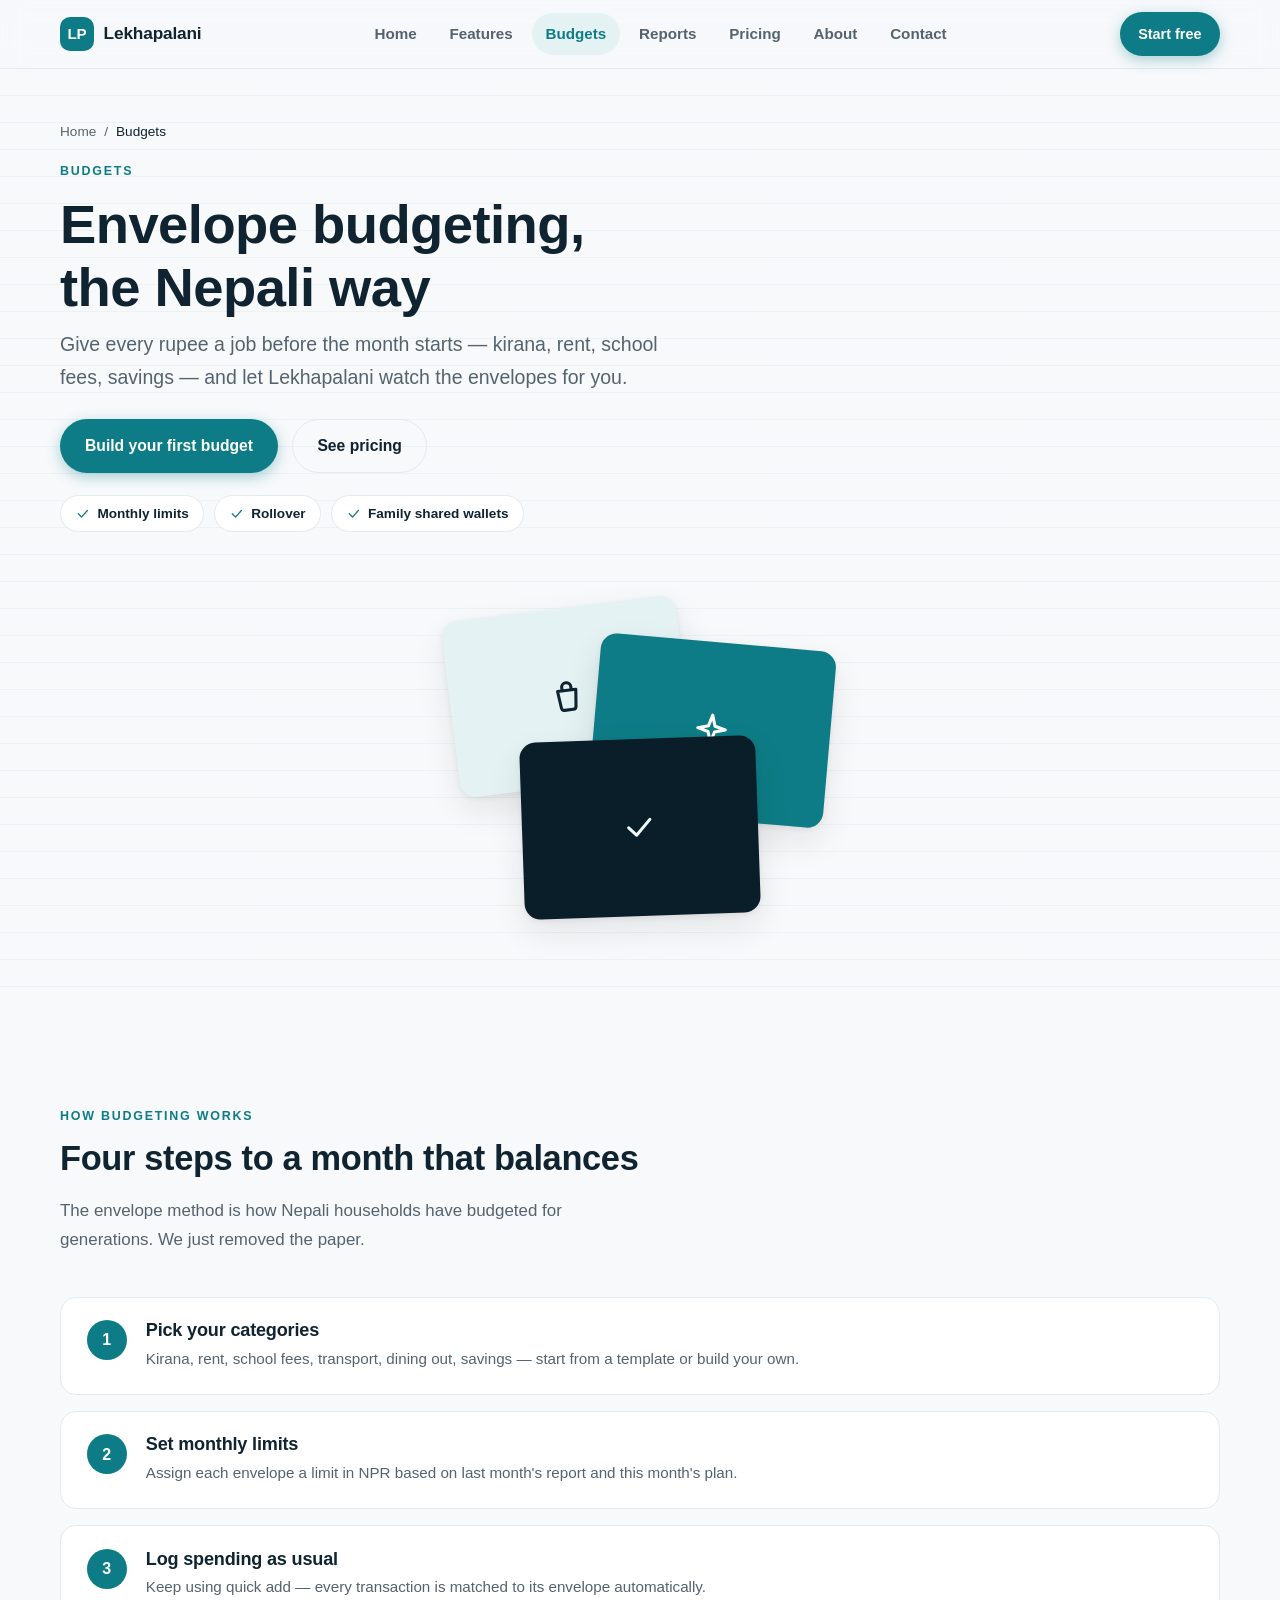
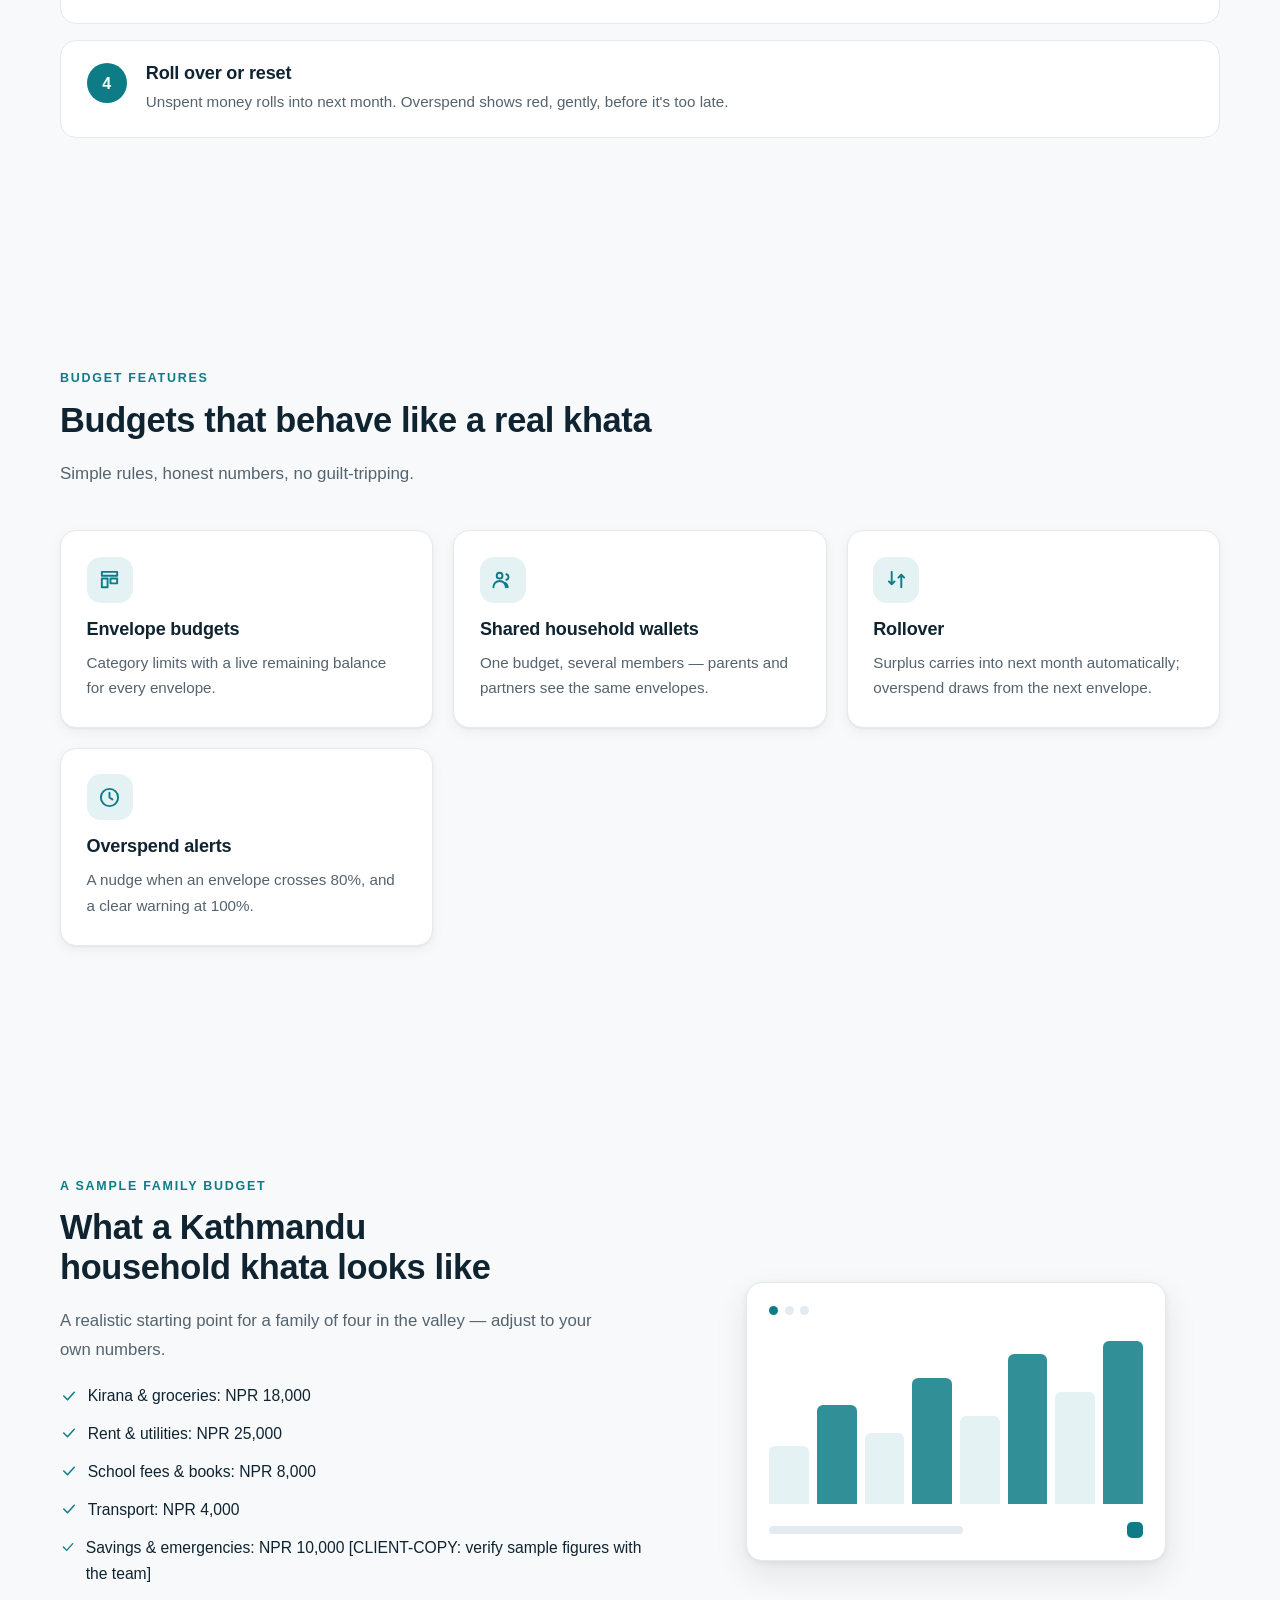
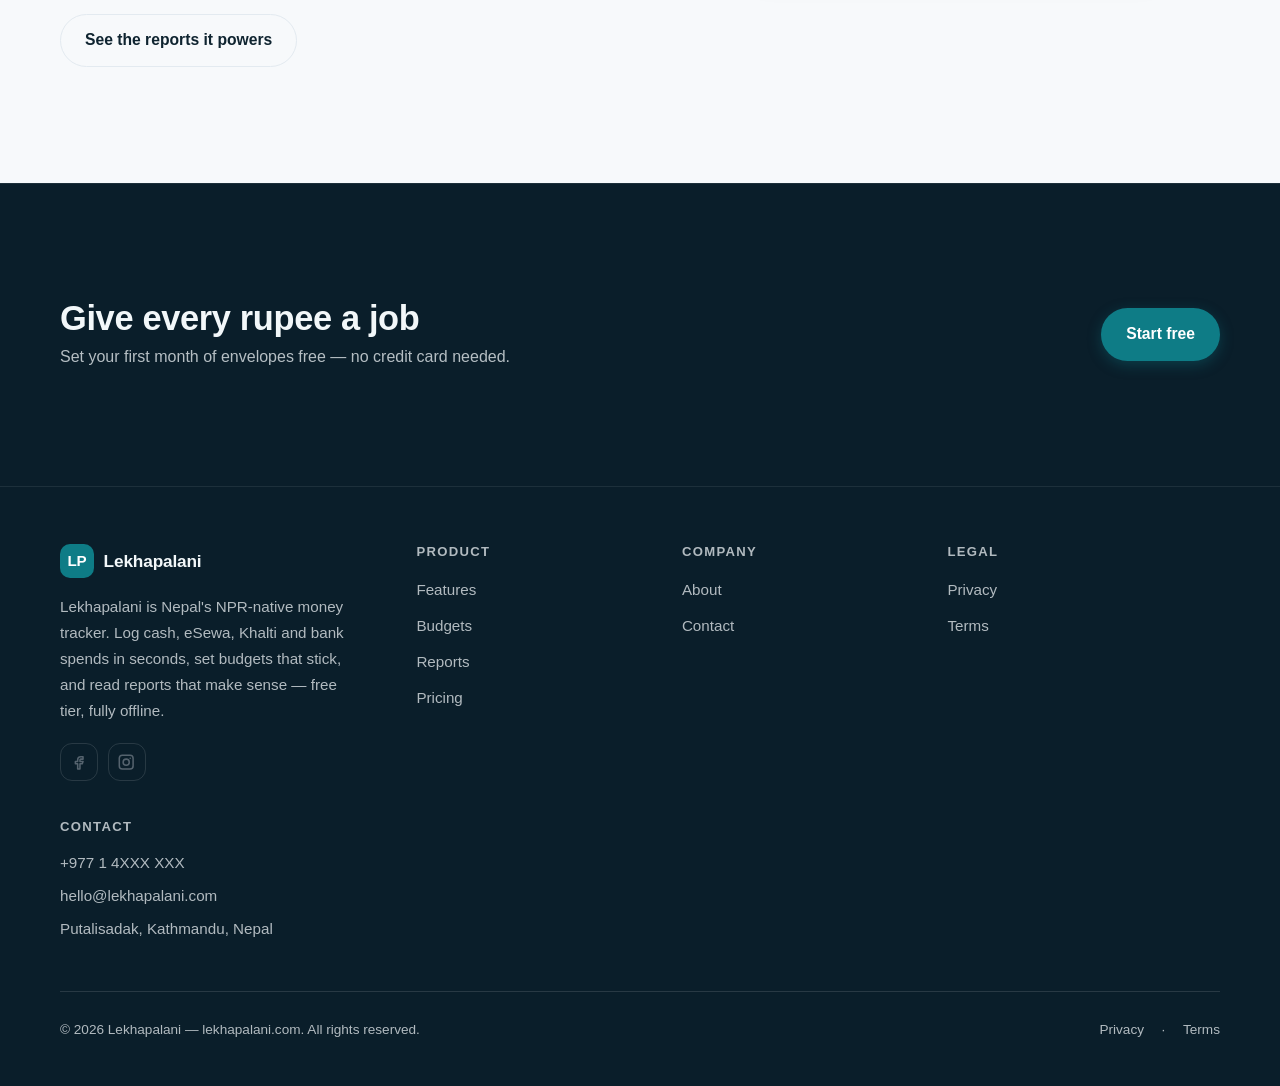
<file: budgets.html>
<!DOCTYPE html>
<html lang="en">
<head>
<meta charset="utf-8">
<meta name="viewport" content="width=device-width, initial-scale=1">
<title>Budgets — envelope budgeting the Nepali way — Lekhapalani</title>
<meta name="description" content="Envelope-style monthly budgets with rollover, shared household wallets and overspend alerts. Budget in NPR the way a khata works.">
<meta property="og:title" content="Budgets — envelope budgeting the Nepali way">
<meta property="og:description" content="Envelope-style monthly budgets with rollover, shared household wallets and overspend alerts. Budget in NPR the way a khata works.">
<meta property="og:type" content="website">
<meta property="og:url" content="https://lekhapalani.com/budgets.html">
<link rel="icon" href="data:image/svg+xml,%3Csvg%20xmlns%3D'http%3A%2F%2Fwww.w3.org%2F2000%2Fsvg'%20viewBox%3D'0%200%2064%2064'%3E%3Crect%20width%3D'64'%20height%3D'64'%20rx%3D'14'%20fill%3D'%230E7C86'%2F%3E%3Ctext%20x%3D'32'%20y%3D'42'%20font-family%3D'Arial%2C%20sans-serif'%20font-size%3D'26'%20font-weight%3D'700'%20text-anchor%3D'middle'%20fill%3D'%23FFFFFF'%3ELP%3C%2Ftext%3E%3C%2Fsvg%3E">
<link rel="stylesheet" href="assets/style.css">
<script defer src="assets/main.js"></script>
<script defer src="assets/form.js"></script>
</head>
<body data-site="lekhapalani.com" data-page="budgets.html">
<!-- CLIENT-COPY: All copy on this page is placeholder. Replace prices, contact details, statistics, and testimonial quotes with client-approved content before launch. -->
<a class="skip-link" href="#main">Skip to content</a>
<header class="site-header" data-header="light">
    <div class="container header-inner">
      <a class="brand" href="index.html"><span class="brand-mark" style="background:#0E7C86;color:#FFFFFF">LP</span><span class="brand-name">Lekhapalani</span></a>
      <nav class="main-nav" aria-label="Primary"><ul><li><a href="index.html">Home</a></li><li><a href="features.html">Features</a></li><li><a href="budgets.html" aria-current="page">Budgets</a></li><li><a href="reports.html">Reports</a></li><li><a href="pricing.html">Pricing</a></li><li><a href="about.html">About</a></li><li><a href="contact.html">Contact</a></li></ul></nav>
      <div class="header-actions"><a class="btn btn-primary btn-sm header-cta" href="contact.html">Start free</a><button class="menu-toggle" aria-expanded="false" aria-controls="mobile-menu" aria-label="Open menu"><span class="icon" data-icon="menu" aria-hidden="true"></span></button></div>
    </div>
    <div class="mobile-menu" id="mobile-menu" hidden>
      <ul><li><a href="index.html">Home</a></li><li><a href="features.html">Features</a></li><li><a href="budgets.html" aria-current="page">Budgets</a></li><li><a href="reports.html">Reports</a></li><li><a href="pricing.html">Pricing</a></li><li><a href="about.html">About</a></li><li><a href="contact.html">Contact</a></li></ul>
      <a class="btn btn-primary btn-block" href="contact.html">Start free</a>
    </div>
  </header>
<main id="main">
<section class="hero hero-inner has-art">
    <div class="container hero-grid">
      <div class="hero-copy">
        <nav class="crumbs" aria-label="Breadcrumb"><a href="index.html">Home</a><span aria-hidden="true">/</span><span aria-current="page">Budgets</span></nav>
        <p class="kicker">Budgets</p>
        <h1>Envelope budgeting, the Nepali way</h1>
        <p class="hero-lede">Give every rupee a job before the month starts — kirana, rent, school fees, savings — and let Lekhapalani watch the envelopes for you.</p>
        <div class="btn-row"><a class="btn btn-primary" href="contact.html">Build your first budget</a><a class="btn btn-ghost" href="pricing.html">See pricing</a></div>
        <div class="hero-badges"><span class="hero-badge"><span class="icon" data-icon="check" aria-hidden="true"></span>Monthly limits</span><span class="hero-badge"><span class="icon" data-icon="check" aria-hidden="true"></span>Rollover</span><span class="hero-badge"><span class="icon" data-icon="check" aria-hidden="true"></span>Family shared wallets</span></div>
        
      </div>
      <div class="hero-art"><div class="art cards-art" aria-hidden="true">
        <div class="stack-card c1" style="background:#E4F2F4"><span class="icon" data-icon="bag" aria-hidden="true"></span></div>
        <div class="stack-card c2" style="background:#0E7C86;color:#FFFFFF"><span class="icon" data-icon="spark" aria-hidden="true"></span></div>
        <div class="stack-card c3" style="background:#0A1E2A;color:#F2F7F9"><span class="icon" data-icon="check" aria-hidden="true"></span></div>
      </div></div>
    </div>
  </section>
<section class="sec">
        <div class="container">
          <div class="sec-head"><p class="kicker">How budgeting works</p><h2>Four steps to a month that balances</h2><p class="lede">The envelope method is how Nepali households have budgeted for generations. We just removed the paper.</p></div>
          <ol class="steps">
            <li class="step"><span class="step-n">1</span><div><h3>Pick your categories</h3><p>Kirana, rent, school fees, transport, dining out, savings — start from a template or build your own.</p></div></li><li class="step"><span class="step-n">2</span><div><h3>Set monthly limits</h3><p>Assign each envelope a limit in NPR based on last month&#39;s report and this month&#39;s plan.</p></div></li><li class="step"><span class="step-n">3</span><div><h3>Log spending as usual</h3><p>Keep using quick add — every transaction is matched to its envelope automatically.</p></div></li><li class="step"><span class="step-n">4</span><div><h3>Roll over or reset</h3><p>Unspent money rolls into next month. Overspend shows red, gently, before it&#39;s too late.</p></div></li>
          </ol>
        </div></section><section class="sec">
        <div class="container">
          <div class="sec-head"><p class="kicker">Budget features</p><h2>Budgets that behave like a real khata</h2><p class="lede">Simple rules, honest numbers, no guilt-tripping.</p></div>
          <ul class="grid features">
            <li class="card feature"><span class="feature-icon"><span class="icon" data-icon="board" aria-hidden="true"></span></span><h3>Envelope budgets</h3><p>Category limits with a live remaining balance for every envelope.</p></li><li class="card feature"><span class="feature-icon"><span class="icon" data-icon="users" aria-hidden="true"></span></span><h3>Shared household wallets</h3><p>One budget, several members — parents and partners see the same envelopes.</p></li><li class="card feature"><span class="feature-icon"><span class="icon" data-icon="swap" aria-hidden="true"></span></span><h3>Rollover</h3><p>Surplus carries into next month automatically; overspend draws from the next envelope.</p></li><li class="card feature"><span class="feature-icon"><span class="icon" data-icon="clock" aria-hidden="true"></span></span><h3>Overspend alerts</h3><p>A nudge when an envelope crosses 80%, and a clear warning at 100%.</p></li>
          </ul>
        </div></section><section class="sec">
        <div class="container split">
          <div class="split-copy">
            <p class="kicker">A sample family budget</p><h2>What a Kathmandu household khata looks like</h2>
            <p class="lede">A realistic starting point for a family of four in the valley — adjust to your own numbers.</p>
            <ul class="tick-list"><li><span class="icon" data-icon="check" aria-hidden="true"></span><span>Kirana &amp; groceries: NPR 18,000</span></li><li><span class="icon" data-icon="check" aria-hidden="true"></span><span>Rent &amp; utilities: NPR 25,000</span></li><li><span class="icon" data-icon="check" aria-hidden="true"></span><span>School fees &amp; books: NPR 8,000</span></li><li><span class="icon" data-icon="check" aria-hidden="true"></span><span>Transport: NPR 4,000</span></li><li><span class="icon" data-icon="check" aria-hidden="true"></span><span>Savings &amp; emergencies: NPR 10,000 [CLIENT-COPY: verify sample figures with the team]</span></li></ul>
            <div class="btn-row"><a class="btn btn-ghost" href="reports.html">See the reports it powers</a></div>
          </div>
          <div class="split-art"><div class="art chart-art" aria-hidden="true">
        <div class="chart-card">
          <div class="chart-head"><span></span><span></span><span></span></div>
          <div class="chart-bars">
            <i style="height:34%"></i><i style="height:58%"></i><i style="height:42%"></i>
            <i style="height:74%"></i><i style="height:52%"></i><i style="height:88%"></i>
            <i style="height:66%"></i><i style="height:96%"></i>
          </div>
          <div class="chart-foot"><span></span><b style="background:#0E7C86"></b></div>
        </div></div></div>
        </div></section><section class="sec cta-sec" style="background:#0A1E2A;color:#F2F7F9">
        <div class="container cta-inner">
          <div><h2>Give every rupee a job</h2><p>Set your first month of envelopes free — no credit card needed.</p></div>
          <a class="btn btn-primary" href="contact.html">Start free</a>
        </div></section>

</main>
<footer class="site-footer footer-dark" style="background:#0A1E2A;color:#F2F7F9">
    <div class="container">
      <div class="f-top">
        <div class="f-brand">
          <a class="brand" href="index.html"><span class="brand-mark" style="background:#0E7C86;color:#FFFFFF">LP</span><span class="brand-name">Lekhapalani</span></a>
          <p>Lekhapalani is Nepal&#39;s NPR-native money tracker. Log cash, eSewa, Khalti and bank spends in seconds, set budgets that stick, and read reports that make sense — free tier, fully offline.</p>
          <div class="socials"><a class="social" href="https://facebook.com/lekhapalani" aria-label="Facebook"><span class="icon" data-icon="facebook" aria-hidden="true"></span></a><a class="social" href="https://instagram.com/lekhapalani" aria-label="Instagram"><span class="icon" data-icon="instagram" aria-hidden="true"></span></a></div>
        </div>
        <div class="f-col"><h3>Product</h3><ul><li><a href="features.html">Features</a></li><li><a href="budgets.html">Budgets</a></li><li><a href="reports.html">Reports</a></li><li><a href="pricing.html">Pricing</a></li></ul></div><div class="f-col"><h3>Company</h3><ul><li><a href="about.html">About</a></li><li><a href="contact.html">Contact</a></li></ul></div><div class="f-col"><h3>Legal</h3><ul><li><a href="privacy.html">Privacy</a></li><li><a href="terms.html">Terms</a></li></ul></div>
        <div class="f-col f-contact"><h3>Contact</h3>
          <p>+977 1 4XXX XXX</p>
          <p>hello@lekhapalani.com</p>
          <p>Putalisadak, Kathmandu, Nepal</p>
        </div>
      </div>
      <div class="f-bottom"><p>© 2026 Lekhapalani — lekhapalani.com. All rights reserved.</p><div class="f-legal"><a href="privacy.html">Privacy</a> · <a href="terms.html">Terms</a></div></div>
    </div>
  </footer>
</body>
</html>
</file>
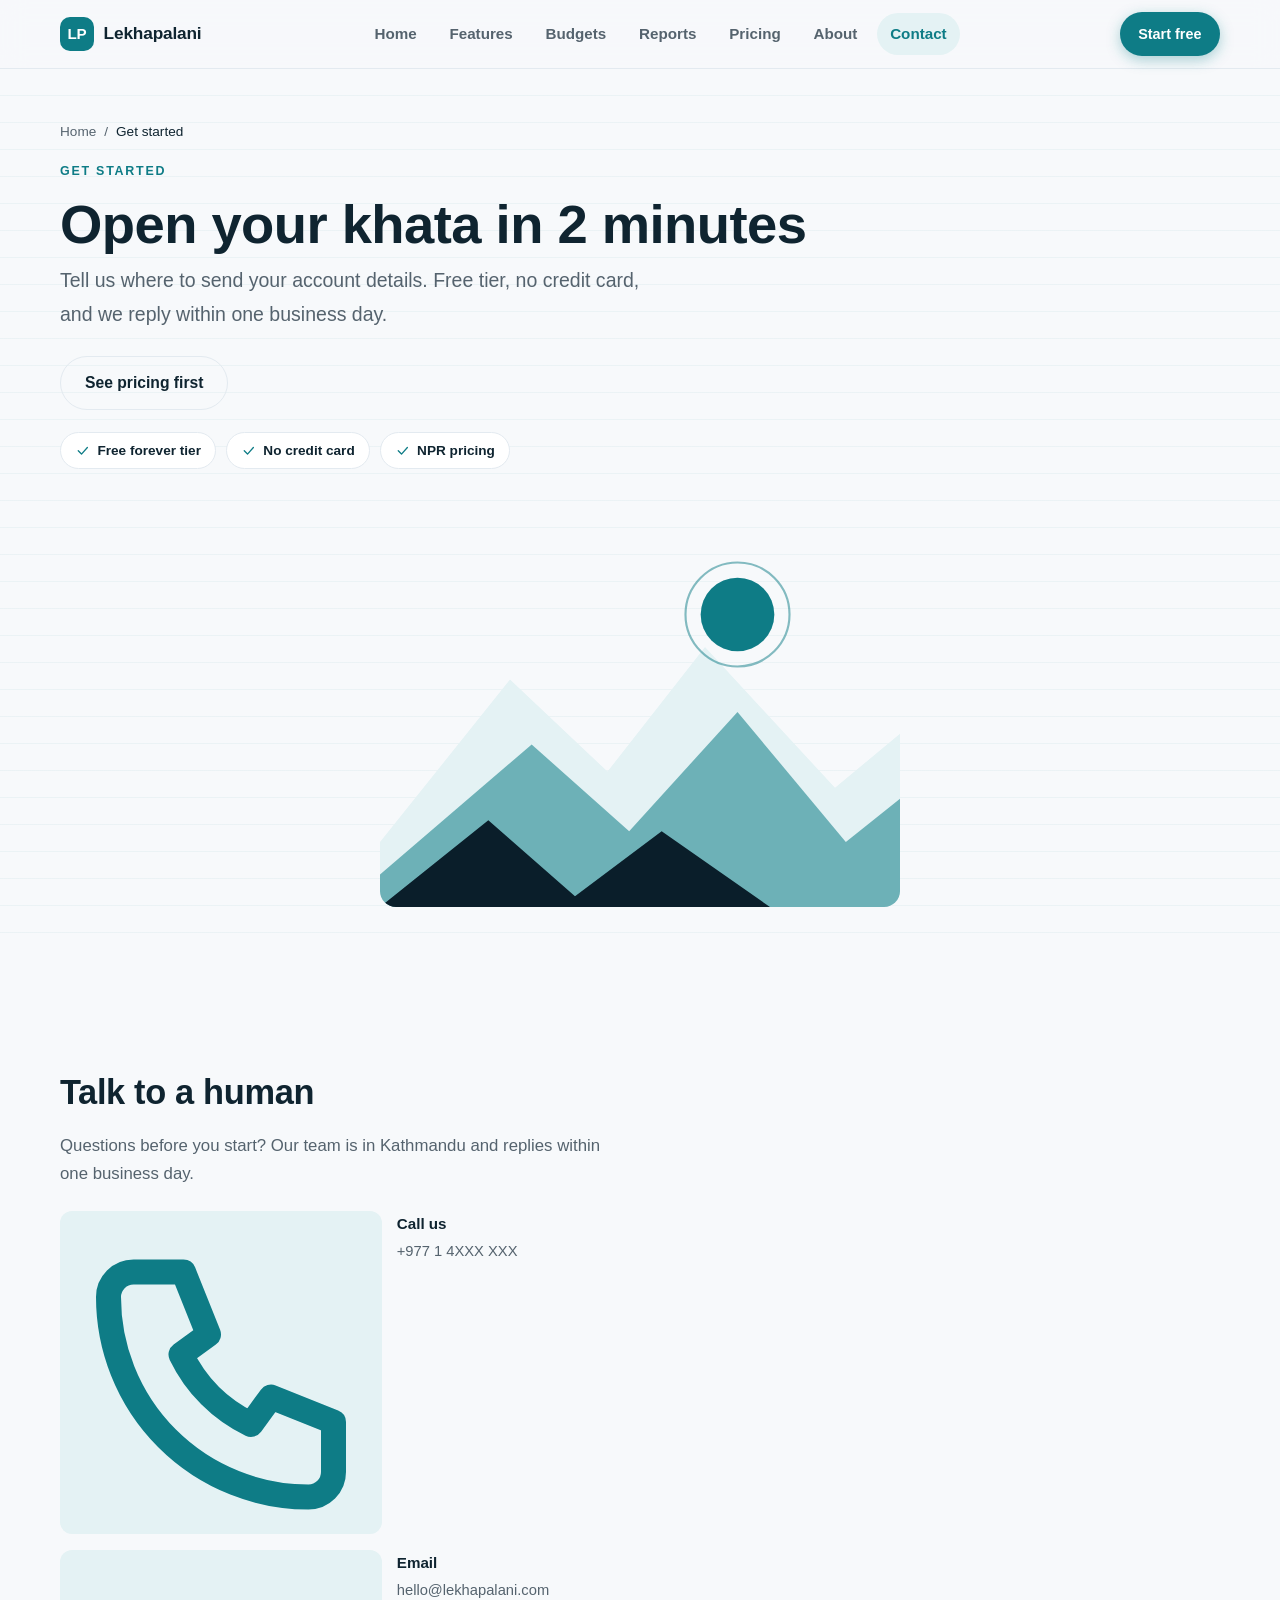
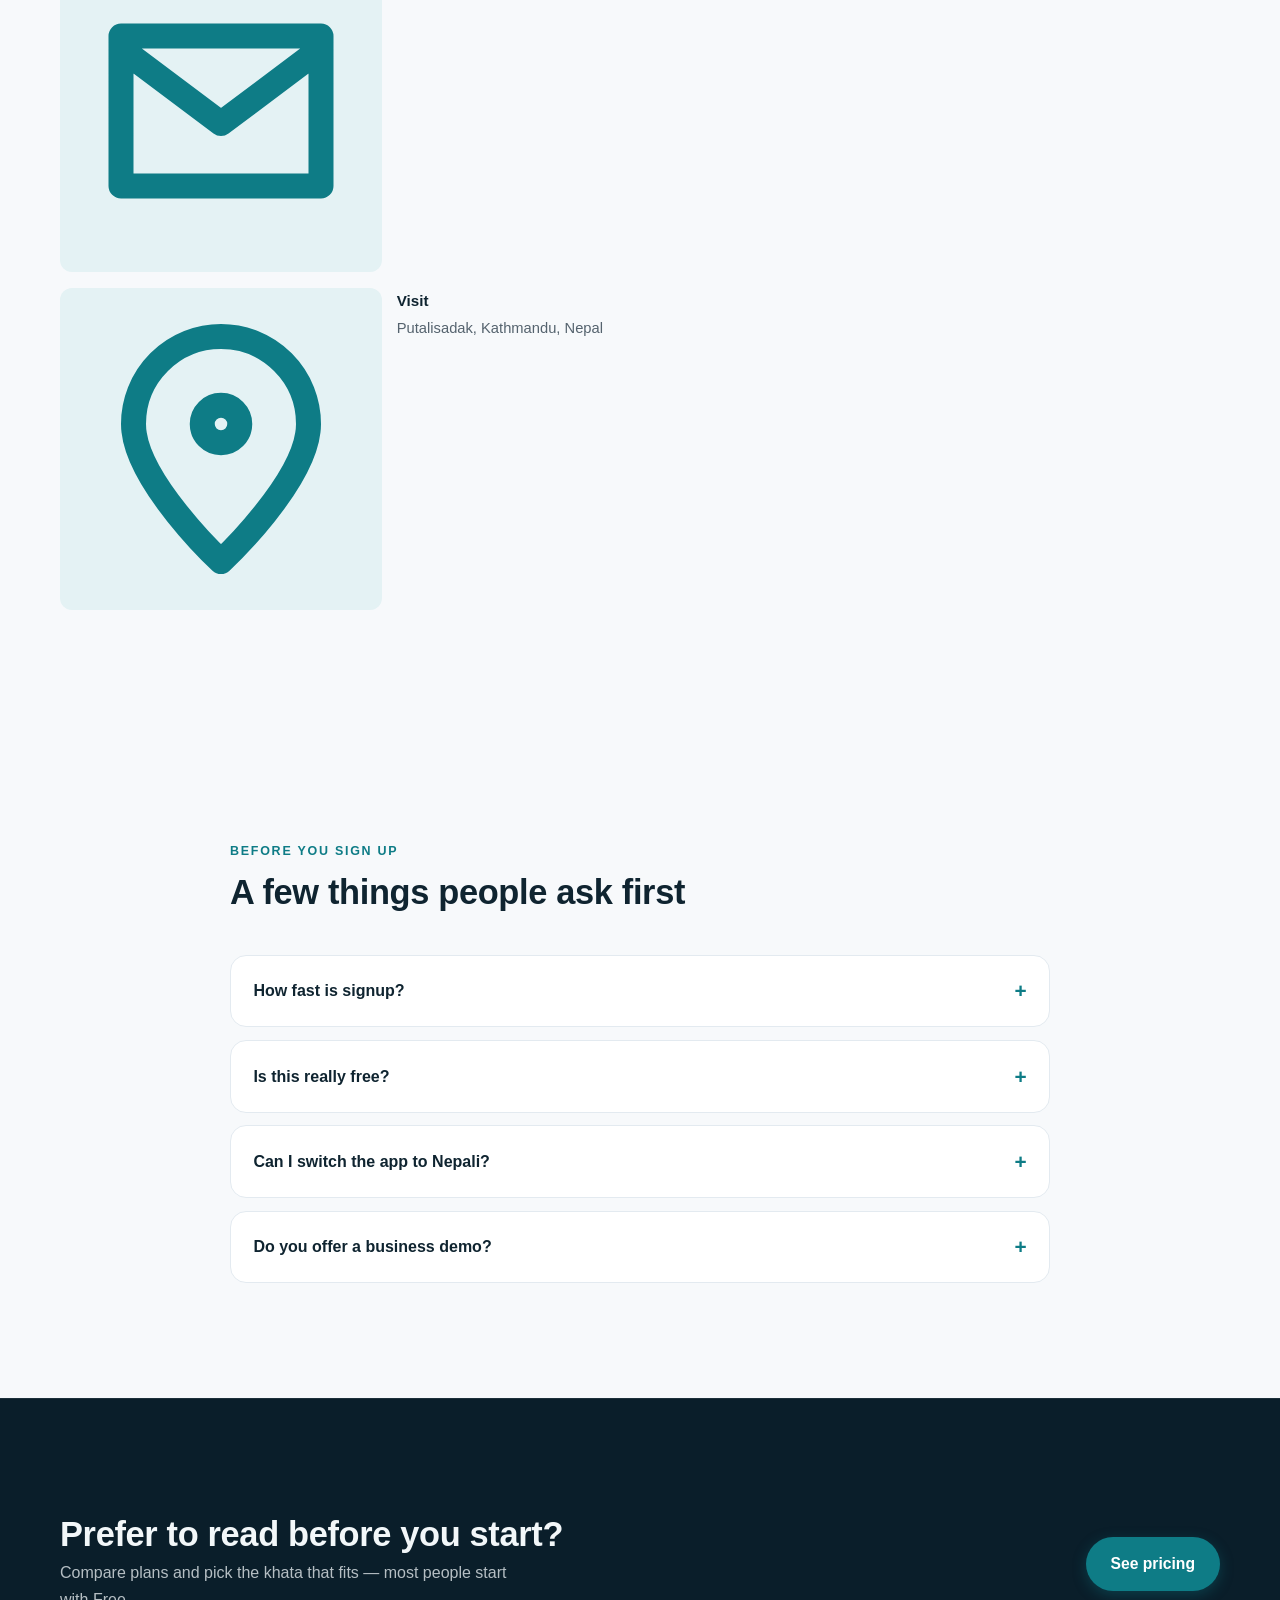
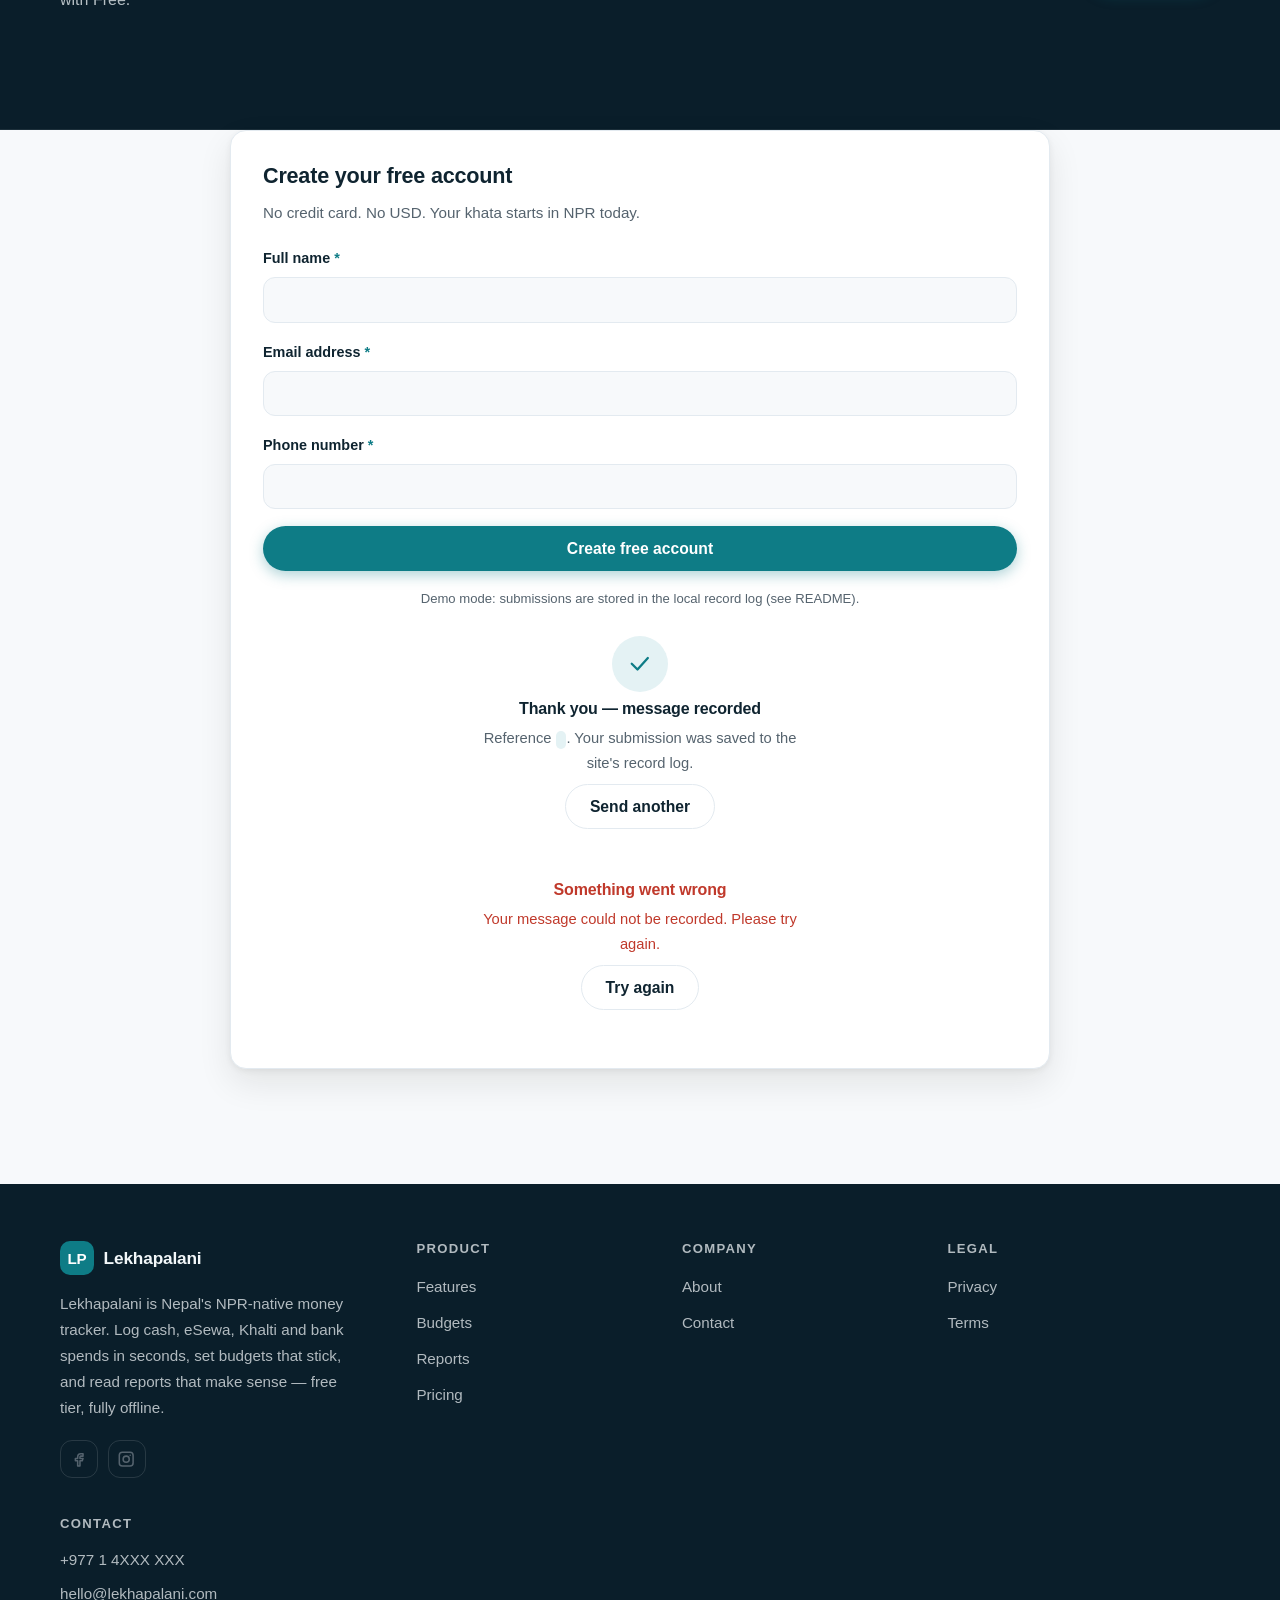
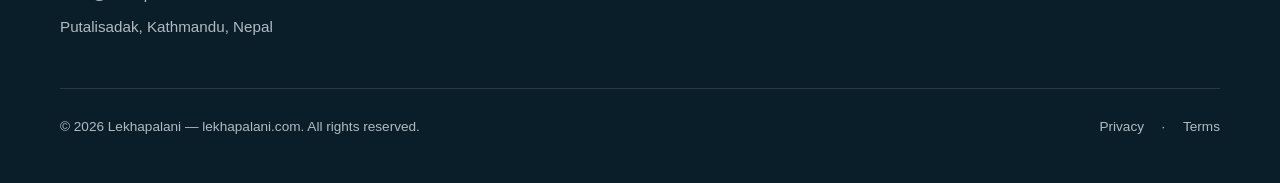
<file: contact.html>
<!DOCTYPE html>
<html lang="en">
<head>
<meta charset="utf-8">
<meta name="viewport" content="width=device-width, initial-scale=1">
<title>Contact — start your free Lekhapalani account — Lekhapalani</title>
<meta name="description" content="Create your free Lekhapalani account — name, email and phone. No credit card, NPR pricing, works offline. Kathmandu-based support.">
<meta property="og:title" content="Contact — start your free Lekhapalani account">
<meta property="og:description" content="Create your free Lekhapalani account — name, email and phone. No credit card, NPR pricing, works offline. Kathmandu-based support.">
<meta property="og:type" content="website">
<meta property="og:url" content="https://lekhapalani.com/contact.html">
<link rel="icon" href="data:image/svg+xml,%3Csvg%20xmlns%3D'http%3A%2F%2Fwww.w3.org%2F2000%2Fsvg'%20viewBox%3D'0%200%2064%2064'%3E%3Crect%20width%3D'64'%20height%3D'64'%20rx%3D'14'%20fill%3D'%230E7C86'%2F%3E%3Ctext%20x%3D'32'%20y%3D'42'%20font-family%3D'Arial%2C%20sans-serif'%20font-size%3D'26'%20font-weight%3D'700'%20text-anchor%3D'middle'%20fill%3D'%23FFFFFF'%3ELP%3C%2Ftext%3E%3C%2Fsvg%3E">
<link rel="stylesheet" href="assets/style.css">
<script defer src="assets/main.js"></script>
<script defer src="assets/form.js"></script>
</head>
<body data-site="lekhapalani.com" data-page="contact.html">
<!-- CLIENT-COPY: All copy on this page is placeholder. Replace prices, contact details, statistics, and testimonial quotes with client-approved content before launch. -->
<a class="skip-link" href="#main">Skip to content</a>
<header class="site-header" data-header="light">
    <div class="container header-inner">
      <a class="brand" href="index.html"><span class="brand-mark" style="background:#0E7C86;color:#FFFFFF">LP</span><span class="brand-name">Lekhapalani</span></a>
      <nav class="main-nav" aria-label="Primary"><ul><li><a href="index.html">Home</a></li><li><a href="features.html">Features</a></li><li><a href="budgets.html">Budgets</a></li><li><a href="reports.html">Reports</a></li><li><a href="pricing.html">Pricing</a></li><li><a href="about.html">About</a></li><li><a href="contact.html" aria-current="page">Contact</a></li></ul></nav>
      <div class="header-actions"><a class="btn btn-primary btn-sm header-cta" href="contact.html">Start free</a><button class="menu-toggle" aria-expanded="false" aria-controls="mobile-menu" aria-label="Open menu"><span class="icon" data-icon="menu" aria-hidden="true"></span></button></div>
    </div>
    <div class="mobile-menu" id="mobile-menu" hidden>
      <ul><li><a href="index.html">Home</a></li><li><a href="features.html">Features</a></li><li><a href="budgets.html">Budgets</a></li><li><a href="reports.html">Reports</a></li><li><a href="pricing.html">Pricing</a></li><li><a href="about.html">About</a></li><li><a href="contact.html" aria-current="page">Contact</a></li></ul>
      <a class="btn btn-primary btn-block" href="contact.html">Start free</a>
    </div>
  </header>
<main id="main">
<section class="hero hero-inner has-art">
    <div class="container hero-grid">
      <div class="hero-copy">
        <nav class="crumbs" aria-label="Breadcrumb"><a href="index.html">Home</a><span aria-hidden="true">/</span><span aria-current="page">Get started</span></nav>
        <p class="kicker">Get started</p>
        <h1>Open your khata in 2 minutes</h1>
        <p class="hero-lede">Tell us where to send your account details. Free tier, no credit card, and we reply within one business day.</p>
        <div class="btn-row"><a class="btn btn-ghost" href="pricing.html">See pricing first</a></div>
        <div class="hero-badges"><span class="hero-badge"><span class="icon" data-icon="check" aria-hidden="true"></span>Free forever tier</span><span class="hero-badge"><span class="icon" data-icon="check" aria-hidden="true"></span>No credit card</span><span class="hero-badge"><span class="icon" data-icon="check" aria-hidden="true"></span>NPR pricing</span></div>
        
      </div>
      <div class="hero-art"><div class="art geo-art" aria-hidden="true">
        <svg viewBox="0 0 480 360" role="presentation">
          <path d="M0 300 L120 150 L210 235 L300 120 L420 250 L480 200 L480 360 L0 360 Z" fill="#E4F2F4"/>
          <path d="M0 330 L140 210 L230 290 L330 180 L430 300 L480 260 L480 360 L0 360 Z" fill="#0E7C86" opacity="0.55"/>
          <path d="M0 360 L100 280 L180 350 L260 290 L360 360 Z" fill="#0A1E2A"/>
          <circle cx="330" cy="90" r="34" fill="#0E7C86"/>
          <circle cx="330" cy="90" r="48" fill="none" stroke="#0E7C86" stroke-width="2" opacity="0.5"/>
        </svg></div></div>
    </div>
  </section>
<section class="sec">
        <div class="container split">
          <div class="split-copy">
            <h2>Talk to a human</h2>
            <p class="lede">Questions before you start? Our team is in Kathmandu and replies within one business day.</p>
            <ul class="contact-list">
              <li><span class="icon" data-icon="phone" aria-hidden="true"></span><div><b>Call us</b><span>+977 1 4XXX XXX</span></div></li><li><span class="icon" data-icon="mail" aria-hidden="true"></span><div><b>Email</b><span>hello@lekhapalani.com</span></div></li><li><span class="icon" data-icon="pin" aria-hidden="true"></span><div><b>Visit</b><span>Putalisadak, Kathmandu, Nepal</span></div></li>
            </ul>
          </div>
          
        </div></section><section class="sec">
        <div class="container narrow">
          <div class="sec-head"><p class="kicker">Before you sign up</p><h2>A few things people ask first</h2></div>
          <div class="faq">
            <details class="faq-item"><summary>How fast is signup?</summary><p>About two minutes — name, email and phone is all we need. The free khata is active immediately.</p></details><details class="faq-item"><summary>Is this really free?</summary><p>Yes. The free tier is NPR 0 forever, with no credit card required. Premium features are optional and billed in NPR.</p></details><details class="faq-item"><summary>Can I switch the app to Nepali?</summary><p>The app is in English today, with a Nepali interface on the way. [CLIENT-COPY: ship date]</p></details><details class="faq-item"><summary>Do you offer a business demo?</summary><p>Yes — book a walkthrough of Business Khata with our team through the contact details above. [CLIENT-COPY: add demo booking link]</p></details>
          </div>
        </div></section><section class="sec cta-sec" style="background:#0A1E2A;color:#F2F7F9">
        <div class="container cta-inner">
          <div><h2>Prefer to read before you start?</h2><p>Compare plans and pick the khata that fits — most people start with Free.</p></div>
          <a class="btn btn-primary" href="pricing.html">See pricing</a>
        </div></section>
<section class="sec form-sec"><div class="container narrow"><div class="form-card card">
    <h3>Create your free account</h3>
    <p class="form-lede">No credit card. No USD. Your khata starts in NPR today.</p>
    <form data-persist data-form="signup" novalidate>
      <div class="field"><label for="f-name">Full name <span class="req" aria-hidden="true">*</span></label><input id="f-name" name="name" type="text" required><p class="field-error" id="e-name" hidden></p></div><div class="field"><label for="f-email">Email address <span class="req" aria-hidden="true">*</span></label><input id="f-email" name="email" type="email" required><p class="field-error" id="e-email" hidden></p></div><div class="field"><label for="f-phone">Phone number <span class="req" aria-hidden="true">*</span></label><input id="f-phone" name="phone" type="tel" required><p class="field-error" id="e-phone" hidden></p></div>
      <button class="btn btn-primary btn-block" type="submit">Create free account</button>
      <p class="form-note">Demo mode: submissions are stored in the local record log (see README).</p>
    </form>
    <div class="form-done" hidden role="status">
      <span class="done-icon"><span class="icon" data-icon="check" aria-hidden="true"></span></span>
      <h4>Thank you — message recorded</h4>
      <p>Reference <code class="ref-id"></code>. Your submission was saved to the site's record log. <span class="done-mode"></span></p>
      <button class="btn btn-ghost" type="button" data-reset-form>Send another</button>
    </div>
    <div class="form-fail" hidden role="alert">
      <h4>Something went wrong</h4>
      <p>Your message could not be recorded. Please try again.</p>
      <button class="btn btn-ghost" type="button" data-reset-form>Try again</button>
    </div>
  </div></div></section>
</main>
<footer class="site-footer footer-dark" style="background:#0A1E2A;color:#F2F7F9">
    <div class="container">
      <div class="f-top">
        <div class="f-brand">
          <a class="brand" href="index.html"><span class="brand-mark" style="background:#0E7C86;color:#FFFFFF">LP</span><span class="brand-name">Lekhapalani</span></a>
          <p>Lekhapalani is Nepal&#39;s NPR-native money tracker. Log cash, eSewa, Khalti and bank spends in seconds, set budgets that stick, and read reports that make sense — free tier, fully offline.</p>
          <div class="socials"><a class="social" href="https://facebook.com/lekhapalani" aria-label="Facebook"><span class="icon" data-icon="facebook" aria-hidden="true"></span></a><a class="social" href="https://instagram.com/lekhapalani" aria-label="Instagram"><span class="icon" data-icon="instagram" aria-hidden="true"></span></a></div>
        </div>
        <div class="f-col"><h3>Product</h3><ul><li><a href="features.html">Features</a></li><li><a href="budgets.html">Budgets</a></li><li><a href="reports.html">Reports</a></li><li><a href="pricing.html">Pricing</a></li></ul></div><div class="f-col"><h3>Company</h3><ul><li><a href="about.html">About</a></li><li><a href="contact.html">Contact</a></li></ul></div><div class="f-col"><h3>Legal</h3><ul><li><a href="privacy.html">Privacy</a></li><li><a href="terms.html">Terms</a></li></ul></div>
        <div class="f-col f-contact"><h3>Contact</h3>
          <p>+977 1 4XXX XXX</p>
          <p>hello@lekhapalani.com</p>
          <p>Putalisadak, Kathmandu, Nepal</p>
        </div>
      </div>
      <div class="f-bottom"><p>© 2026 Lekhapalani — lekhapalani.com. All rights reserved.</p><div class="f-legal"><a href="privacy.html">Privacy</a> · <a href="terms.html">Terms</a></div></div>
    </div>
  </footer>
</body>
</html>
</file>
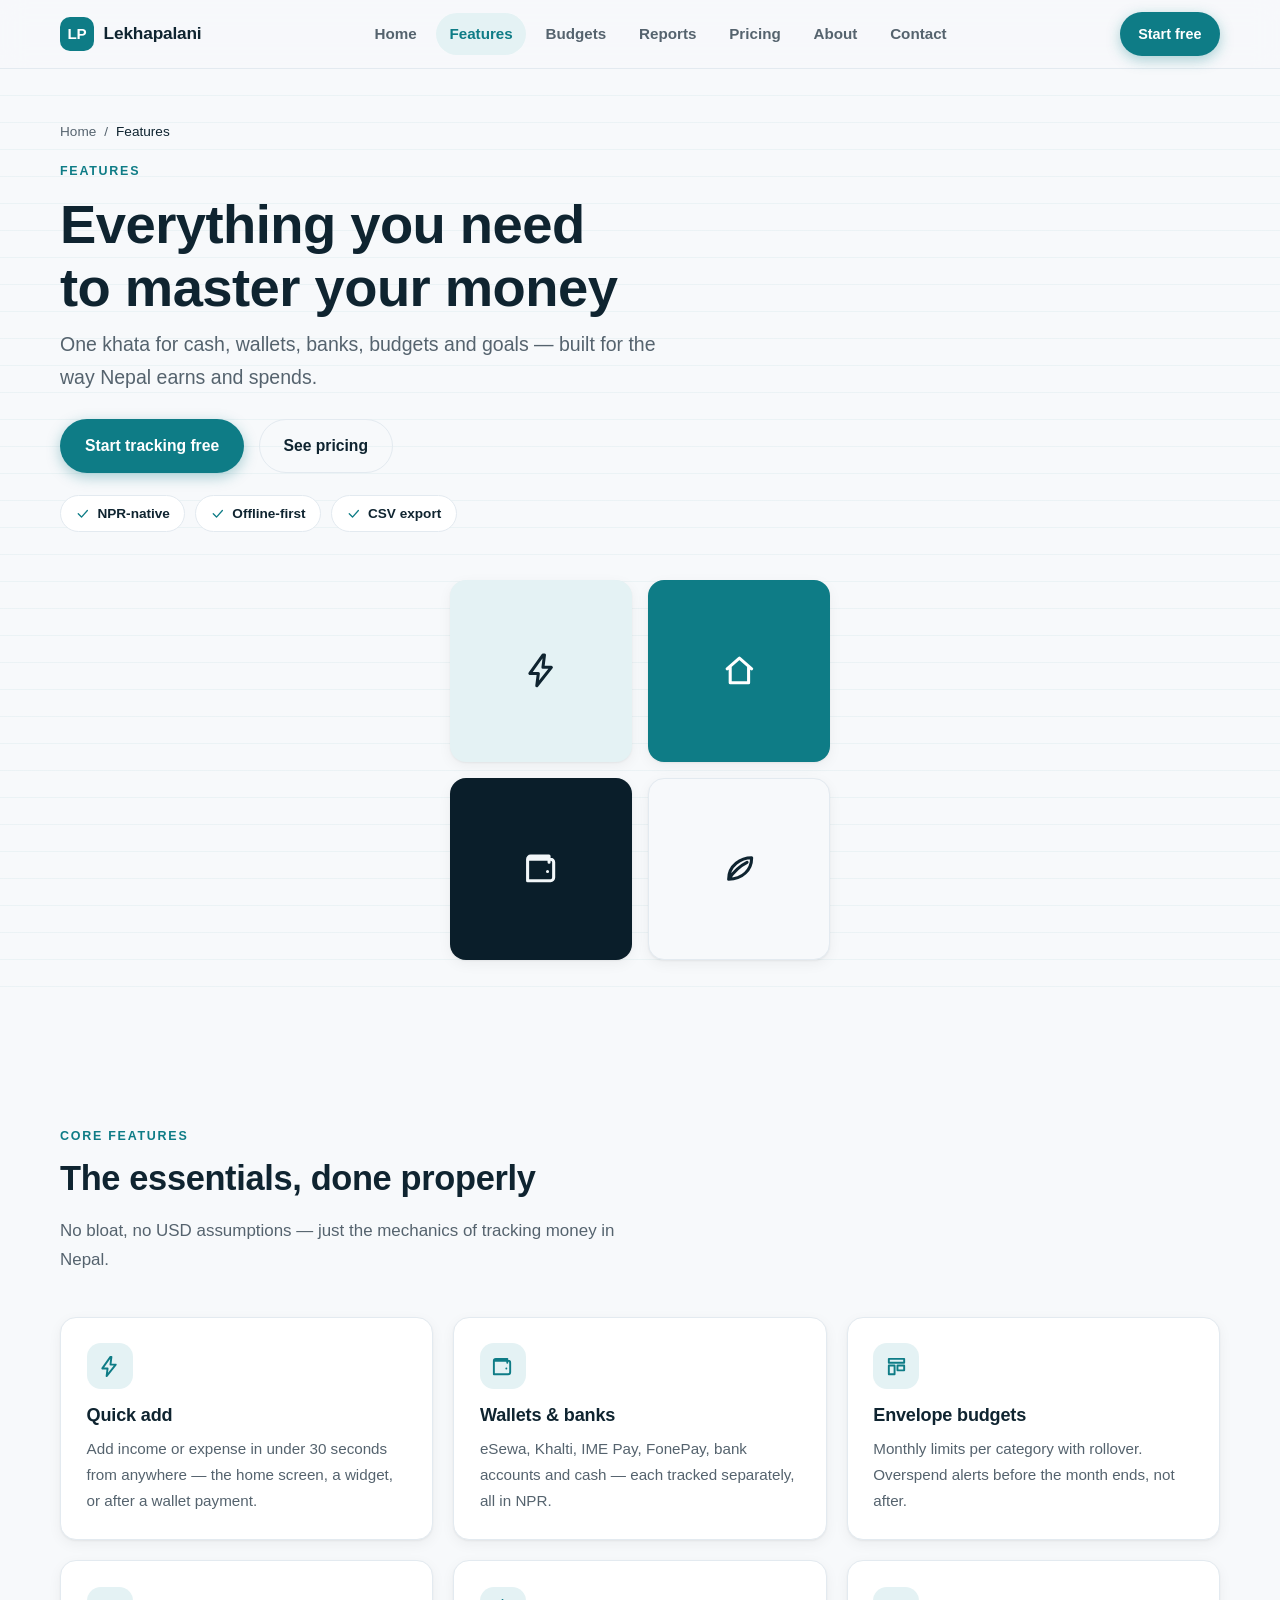
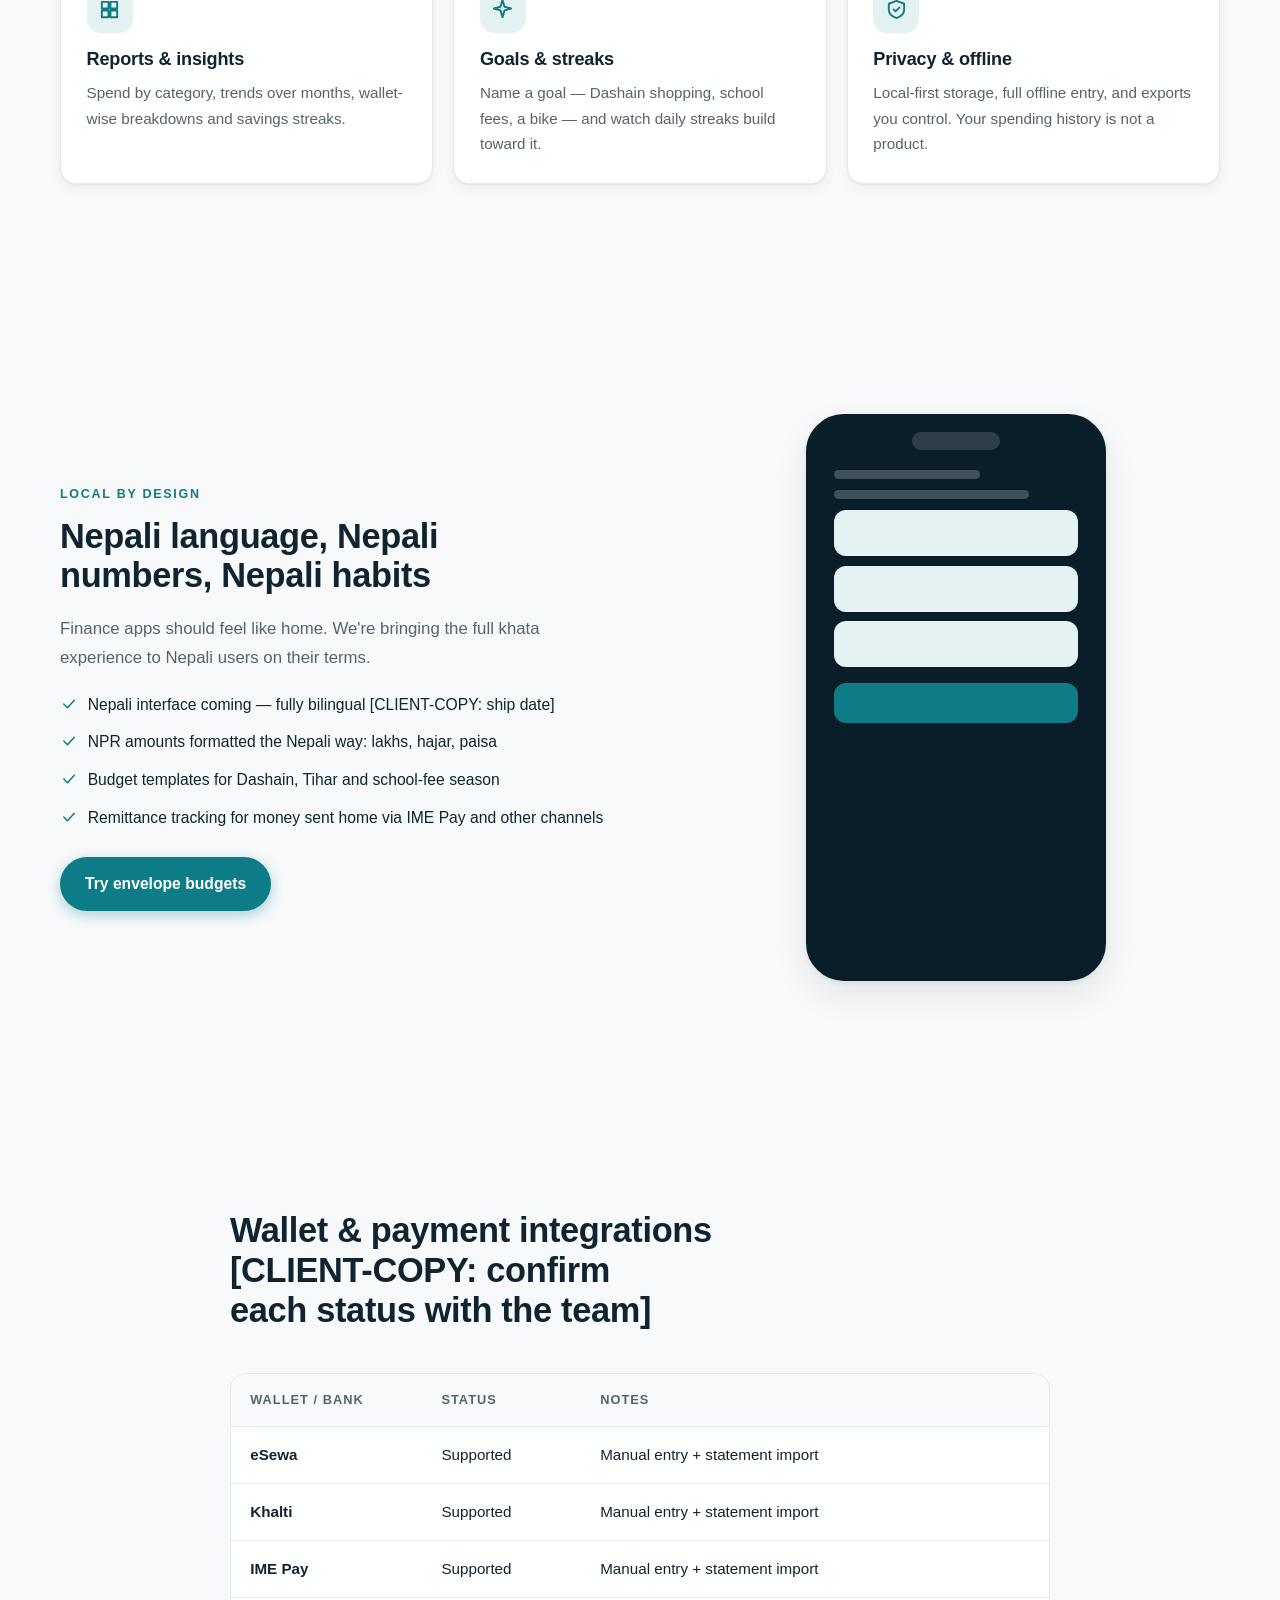
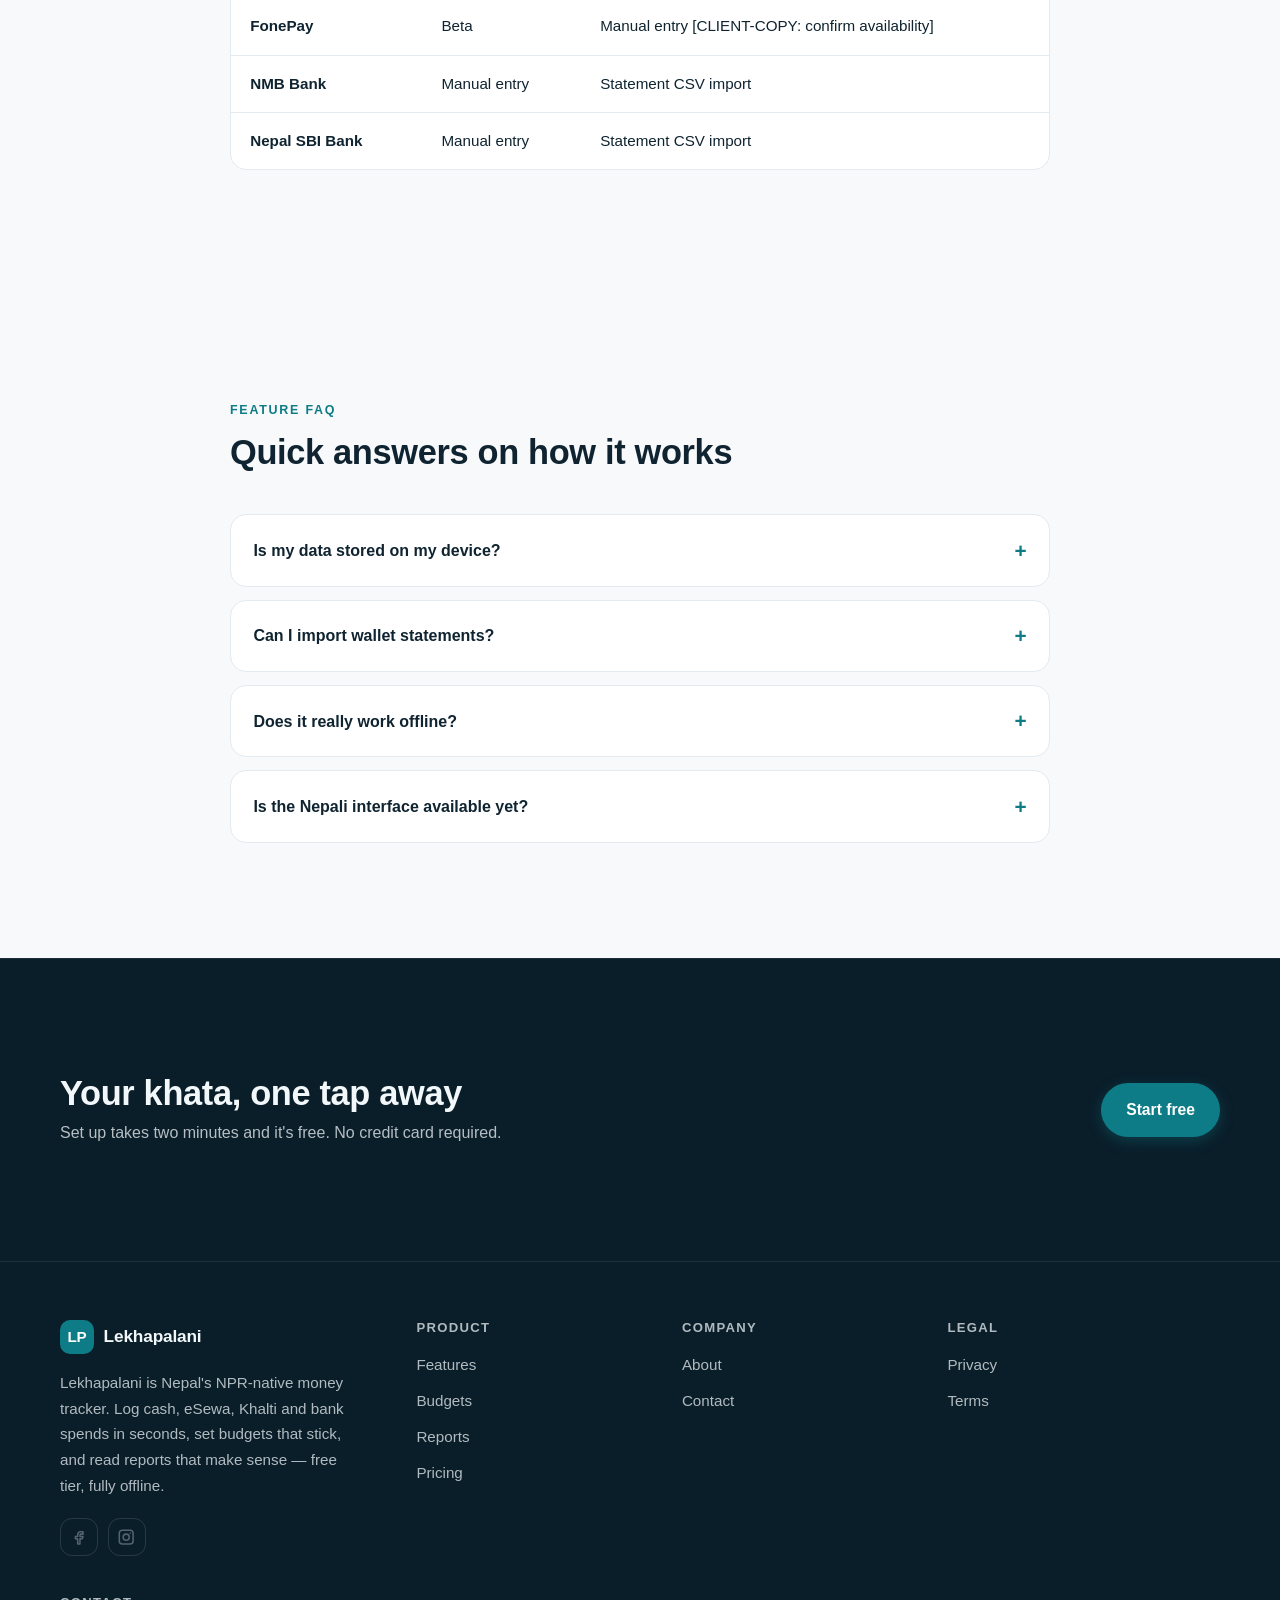
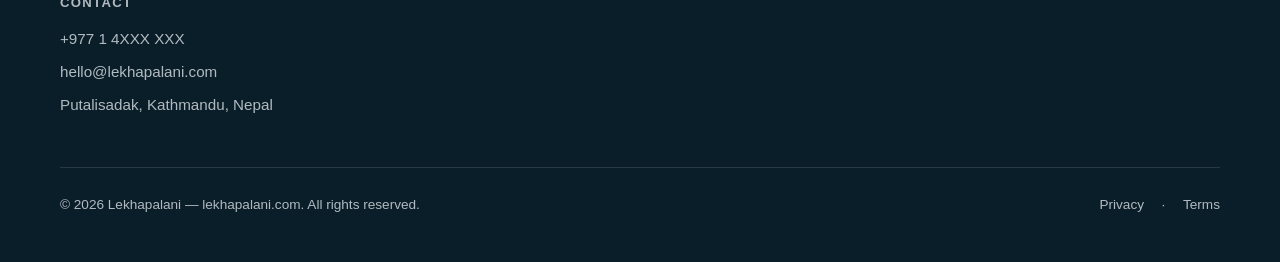
<file: features.html>
<!DOCTYPE html>
<html lang="en">
<head>
<meta charset="utf-8">
<meta name="viewport" content="width=device-width, initial-scale=1">
<title>Features — Lekhapalani money tracker — Lekhapalani</title>
<meta name="description" content="Quick-add transactions, NPR-native wallet tracking, envelope budgets, reports, savings goals and full offline mode — everything Nepal needs in a money tracker.">
<meta property="og:title" content="Features — Lekhapalani money tracker">
<meta property="og:description" content="Quick-add transactions, NPR-native wallet tracking, envelope budgets, reports, savings goals and full offline mode — everything Nepal needs in a money tracker.">
<meta property="og:type" content="website">
<meta property="og:url" content="https://lekhapalani.com/features.html">
<link rel="icon" href="data:image/svg+xml,%3Csvg%20xmlns%3D'http%3A%2F%2Fwww.w3.org%2F2000%2Fsvg'%20viewBox%3D'0%200%2064%2064'%3E%3Crect%20width%3D'64'%20height%3D'64'%20rx%3D'14'%20fill%3D'%230E7C86'%2F%3E%3Ctext%20x%3D'32'%20y%3D'42'%20font-family%3D'Arial%2C%20sans-serif'%20font-size%3D'26'%20font-weight%3D'700'%20text-anchor%3D'middle'%20fill%3D'%23FFFFFF'%3ELP%3C%2Ftext%3E%3C%2Fsvg%3E">
<link rel="stylesheet" href="assets/style.css">
<script defer src="assets/main.js"></script>
<script defer src="assets/form.js"></script>
</head>
<body data-site="lekhapalani.com" data-page="features.html">
<!-- CLIENT-COPY: All copy on this page is placeholder. Replace prices, contact details, statistics, and testimonial quotes with client-approved content before launch. -->
<a class="skip-link" href="#main">Skip to content</a>
<header class="site-header" data-header="light">
    <div class="container header-inner">
      <a class="brand" href="index.html"><span class="brand-mark" style="background:#0E7C86;color:#FFFFFF">LP</span><span class="brand-name">Lekhapalani</span></a>
      <nav class="main-nav" aria-label="Primary"><ul><li><a href="index.html">Home</a></li><li><a href="features.html" aria-current="page">Features</a></li><li><a href="budgets.html">Budgets</a></li><li><a href="reports.html">Reports</a></li><li><a href="pricing.html">Pricing</a></li><li><a href="about.html">About</a></li><li><a href="contact.html">Contact</a></li></ul></nav>
      <div class="header-actions"><a class="btn btn-primary btn-sm header-cta" href="contact.html">Start free</a><button class="menu-toggle" aria-expanded="false" aria-controls="mobile-menu" aria-label="Open menu"><span class="icon" data-icon="menu" aria-hidden="true"></span></button></div>
    </div>
    <div class="mobile-menu" id="mobile-menu" hidden>
      <ul><li><a href="index.html">Home</a></li><li><a href="features.html" aria-current="page">Features</a></li><li><a href="budgets.html">Budgets</a></li><li><a href="reports.html">Reports</a></li><li><a href="pricing.html">Pricing</a></li><li><a href="about.html">About</a></li><li><a href="contact.html">Contact</a></li></ul>
      <a class="btn btn-primary btn-block" href="contact.html">Start free</a>
    </div>
  </header>
<main id="main">
<section class="hero hero-inner has-art">
    <div class="container hero-grid">
      <div class="hero-copy">
        <nav class="crumbs" aria-label="Breadcrumb"><a href="index.html">Home</a><span aria-hidden="true">/</span><span aria-current="page">Features</span></nav>
        <p class="kicker">Features</p>
        <h1>Everything you need to master your money</h1>
        <p class="hero-lede">One khata for cash, wallets, banks, budgets and goals — built for the way Nepal earns and spends.</p>
        <div class="btn-row"><a class="btn btn-primary" href="contact.html">Start tracking free</a><a class="btn btn-ghost" href="pricing.html">See pricing</a></div>
        <div class="hero-badges"><span class="hero-badge"><span class="icon" data-icon="check" aria-hidden="true"></span>NPR-native</span><span class="hero-badge"><span class="icon" data-icon="check" aria-hidden="true"></span>Offline-first</span><span class="hero-badge"><span class="icon" data-icon="check" aria-hidden="true"></span>CSV export</span></div>
        
      </div>
      <div class="hero-art"><div class="art tiles-art" aria-hidden="true">
        <div class="tile" style="background:#E4F2F4"><span class="icon" data-icon="bolt" aria-hidden="true"></span></div>
        <div class="tile" style="background:#0E7C86;color:#FFFFFF"><span class="icon" data-icon="home" aria-hidden="true"></span></div>
        <div class="tile" style="background:#0A1E2A;color:#F2F7F9"><span class="icon" data-icon="wallet" aria-hidden="true"></span></div>
        <div class="tile" style="background:#F7F9FB;border:1.5px solid #E3EAF0"><span class="icon" data-icon="leaf" aria-hidden="true"></span></div>
      </div></div>
    </div>
  </section>
<section class="sec">
        <div class="container">
          <div class="sec-head"><p class="kicker">Core features</p><h2>The essentials, done properly</h2><p class="lede">No bloat, no USD assumptions — just the mechanics of tracking money in Nepal.</p></div>
          <ul class="grid features">
            <li class="card feature"><span class="feature-icon"><span class="icon" data-icon="bolt" aria-hidden="true"></span></span><h3>Quick add</h3><p>Add income or expense in under 30 seconds from anywhere — the home screen, a widget, or after a wallet payment.</p></li><li class="card feature"><span class="feature-icon"><span class="icon" data-icon="wallet" aria-hidden="true"></span></span><h3>Wallets &amp; banks</h3><p>eSewa, Khalti, IME Pay, FonePay, bank accounts and cash — each tracked separately, all in NPR.</p></li><li class="card feature"><span class="feature-icon"><span class="icon" data-icon="board" aria-hidden="true"></span></span><h3>Envelope budgets</h3><p>Monthly limits per category with rollover. Overspend alerts before the month ends, not after.</p></li><li class="card feature"><span class="feature-icon"><span class="icon" data-icon="grid" aria-hidden="true"></span></span><h3>Reports &amp; insights</h3><p>Spend by category, trends over months, wallet-wise breakdowns and savings streaks.</p></li><li class="card feature"><span class="feature-icon"><span class="icon" data-icon="spark" aria-hidden="true"></span></span><h3>Goals &amp; streaks</h3><p>Name a goal — Dashain shopping, school fees, a bike — and watch daily streaks build toward it.</p></li><li class="card feature"><span class="feature-icon"><span class="icon" data-icon="shield" aria-hidden="true"></span></span><h3>Privacy &amp; offline</h3><p>Local-first storage, full offline entry, and exports you control. Your spending history is not a product.</p></li>
          </ul>
        </div></section><section class="sec">
        <div class="container split">
          <div class="split-copy">
            <p class="kicker">Local by design</p><h2>Nepali language, Nepali numbers, Nepali habits</h2>
            <p class="lede">Finance apps should feel like home. We&#39;re bringing the full khata experience to Nepali users on their terms.</p>
            <ul class="tick-list"><li><span class="icon" data-icon="check" aria-hidden="true"></span><span>Nepali interface coming — fully bilingual [CLIENT-COPY: ship date]</span></li><li><span class="icon" data-icon="check" aria-hidden="true"></span><span>NPR amounts formatted the Nepali way: lakhs, hajar, paisa</span></li><li><span class="icon" data-icon="check" aria-hidden="true"></span><span>Budget templates for Dashain, Tihar and school-fee season</span></li><li><span class="icon" data-icon="check" aria-hidden="true"></span><span>Remittance tracking for money sent home via IME Pay and other channels</span></li></ul>
            <div class="btn-row"><a class="btn btn-primary" href="budgets.html">Try envelope budgets</a></div>
          </div>
          <div class="split-art"><div class="art phone-art" aria-hidden="true">
        <div class="phone">
          <div class="phone-notch"></div>
          <div class="phone-line w60"></div><div class="phone-line w80"></div>
          <div class="phone-chip" style="background:#E4F2F4"></div>
          <div class="phone-chip" style="background:#E4F2F4"></div>
          <div class="phone-chip" style="background:#E4F2F4"></div>
          <div class="phone-btn" style="background:#0E7C86"></div>
        </div></div></div>
        </div></section><section class="sec">
        <div class="container narrow">
          <div class="sec-head"><h2>Wallet &amp; payment integrations [CLIENT-COPY: confirm each status with the team]</h2></div>
          <div class="table-wrap"><table>
            <thead><tr><th scope="col">Wallet / bank</th><th scope="col">Status</th><th scope="col">Notes</th></tr></thead>
            <tbody><tr><th scope="row">eSewa</th><td>Supported</td><td>Manual entry + statement import</td></tr><tr><th scope="row">Khalti</th><td>Supported</td><td>Manual entry + statement import</td></tr><tr><th scope="row">IME Pay</th><td>Supported</td><td>Manual entry + statement import</td></tr><tr><th scope="row">FonePay</th><td>Beta</td><td>Manual entry [CLIENT-COPY: confirm availability]</td></tr><tr><th scope="row">NMB Bank</th><td>Manual entry</td><td>Statement CSV import</td></tr><tr><th scope="row">Nepal SBI Bank</th><td>Manual entry</td><td>Statement CSV import</td></tr></tbody>
          </table></div>
        </div></section><section class="sec">
        <div class="container narrow">
          <div class="sec-head"><p class="kicker">Feature FAQ</p><h2>Quick answers on how it works</h2></div>
          <div class="faq">
            <details class="faq-item"><summary>Is my data stored on my device?</summary><p>Yes — entry and storage are local-first. Nothing is sold to advertisers, and you can export your full history as CSV any time.</p></details><details class="faq-item"><summary>Can I import wallet statements?</summary><p>Yes, for supported wallets — export your statement from the wallet app and import it here. [CLIENT-COPY: link to import guide]</p></details><details class="faq-item"><summary>Does it really work offline?</summary><p>Completely. Log transactions on a bus, in a shop or in a village with no signal; everything syncs when you&#39;re back online.</p></details><details class="faq-item"><summary>Is the Nepali interface available yet?</summary><p>The app is in English today with Nepali-language support on the way. [CLIENT-COPY: ship date]</p></details>
          </div>
        </div></section><section class="sec cta-sec" style="background:#0A1E2A;color:#F2F7F9">
        <div class="container cta-inner">
          <div><h2>Your khata, one tap away</h2><p>Set up takes two minutes and it&#39;s free. No credit card required.</p></div>
          <a class="btn btn-primary" href="contact.html">Start free</a>
        </div></section>

</main>
<footer class="site-footer footer-dark" style="background:#0A1E2A;color:#F2F7F9">
    <div class="container">
      <div class="f-top">
        <div class="f-brand">
          <a class="brand" href="index.html"><span class="brand-mark" style="background:#0E7C86;color:#FFFFFF">LP</span><span class="brand-name">Lekhapalani</span></a>
          <p>Lekhapalani is Nepal&#39;s NPR-native money tracker. Log cash, eSewa, Khalti and bank spends in seconds, set budgets that stick, and read reports that make sense — free tier, fully offline.</p>
          <div class="socials"><a class="social" href="https://facebook.com/lekhapalani" aria-label="Facebook"><span class="icon" data-icon="facebook" aria-hidden="true"></span></a><a class="social" href="https://instagram.com/lekhapalani" aria-label="Instagram"><span class="icon" data-icon="instagram" aria-hidden="true"></span></a></div>
        </div>
        <div class="f-col"><h3>Product</h3><ul><li><a href="features.html">Features</a></li><li><a href="budgets.html">Budgets</a></li><li><a href="reports.html">Reports</a></li><li><a href="pricing.html">Pricing</a></li></ul></div><div class="f-col"><h3>Company</h3><ul><li><a href="about.html">About</a></li><li><a href="contact.html">Contact</a></li></ul></div><div class="f-col"><h3>Legal</h3><ul><li><a href="privacy.html">Privacy</a></li><li><a href="terms.html">Terms</a></li></ul></div>
        <div class="f-col f-contact"><h3>Contact</h3>
          <p>+977 1 4XXX XXX</p>
          <p>hello@lekhapalani.com</p>
          <p>Putalisadak, Kathmandu, Nepal</p>
        </div>
      </div>
      <div class="f-bottom"><p>© 2026 Lekhapalani — lekhapalani.com. All rights reserved.</p><div class="f-legal"><a href="privacy.html">Privacy</a> · <a href="terms.html">Terms</a></div></div>
    </div>
  </footer>
</body>
</html>
</file>
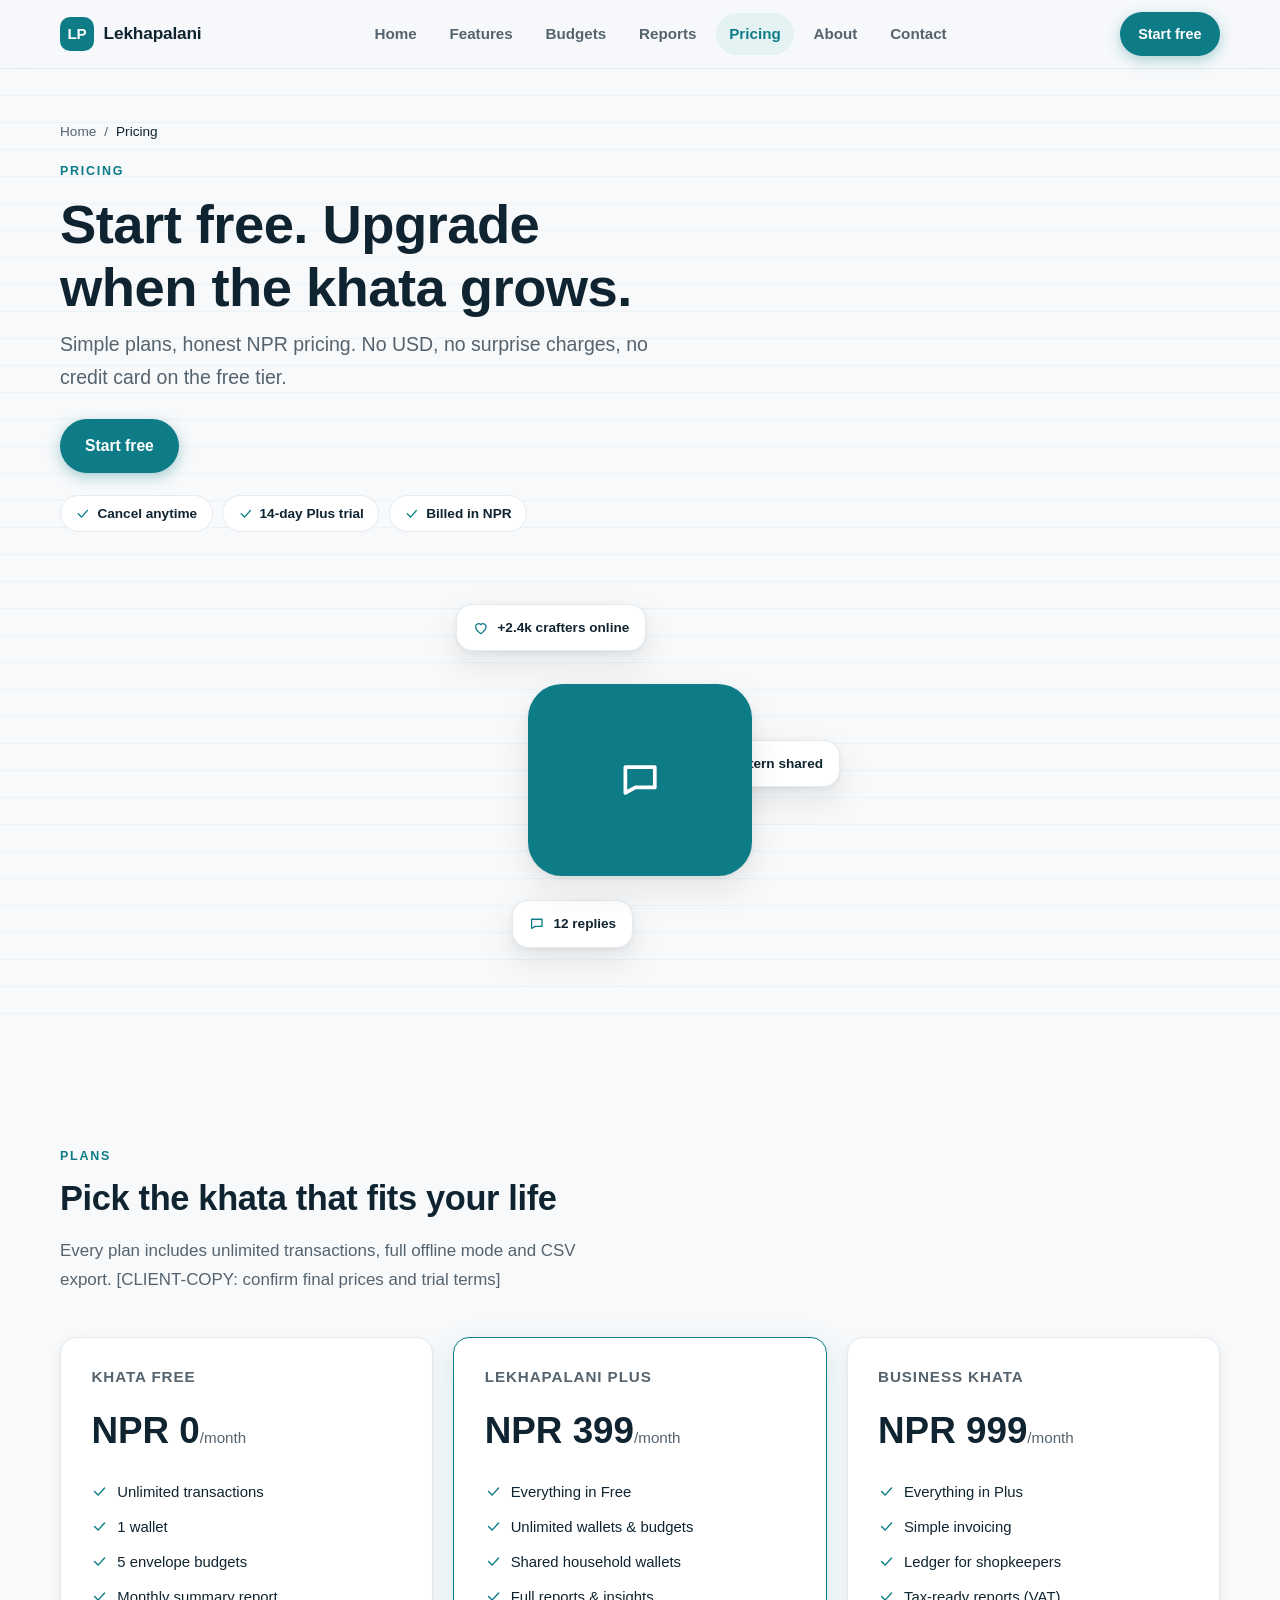
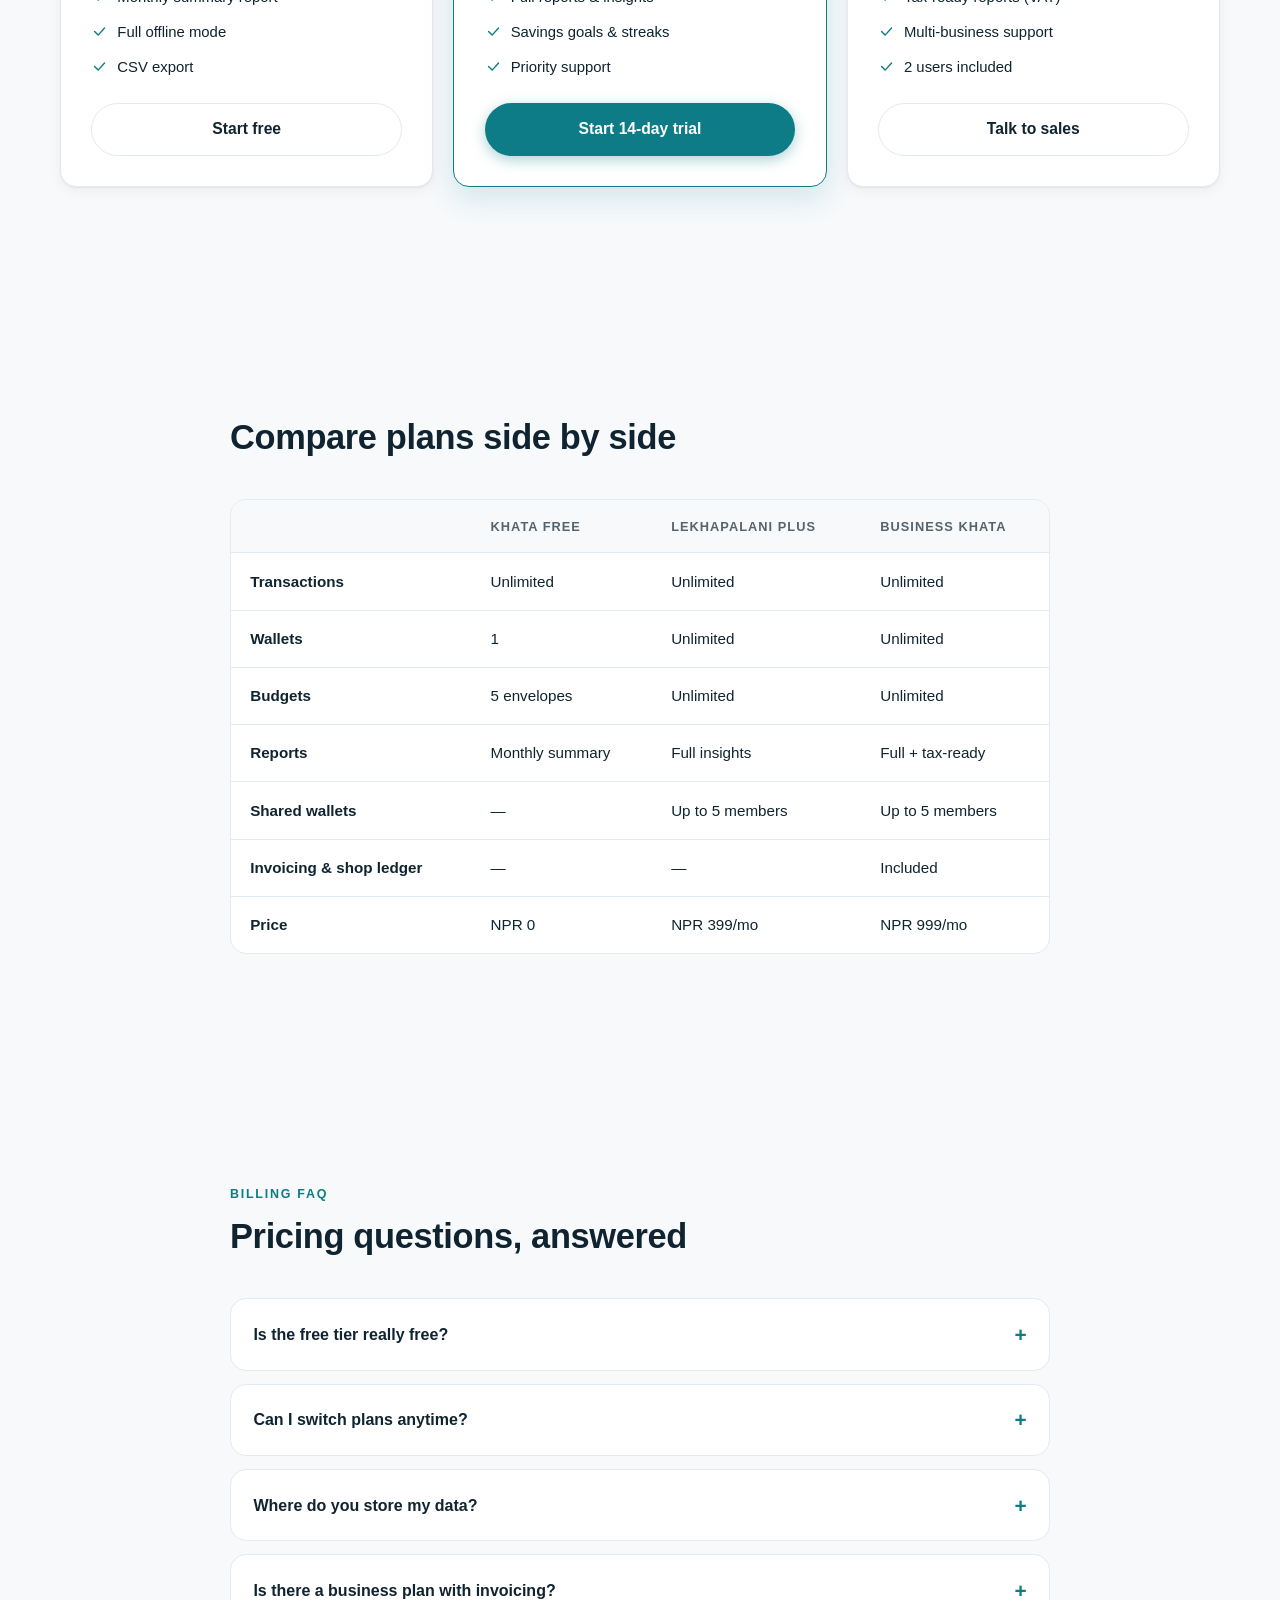
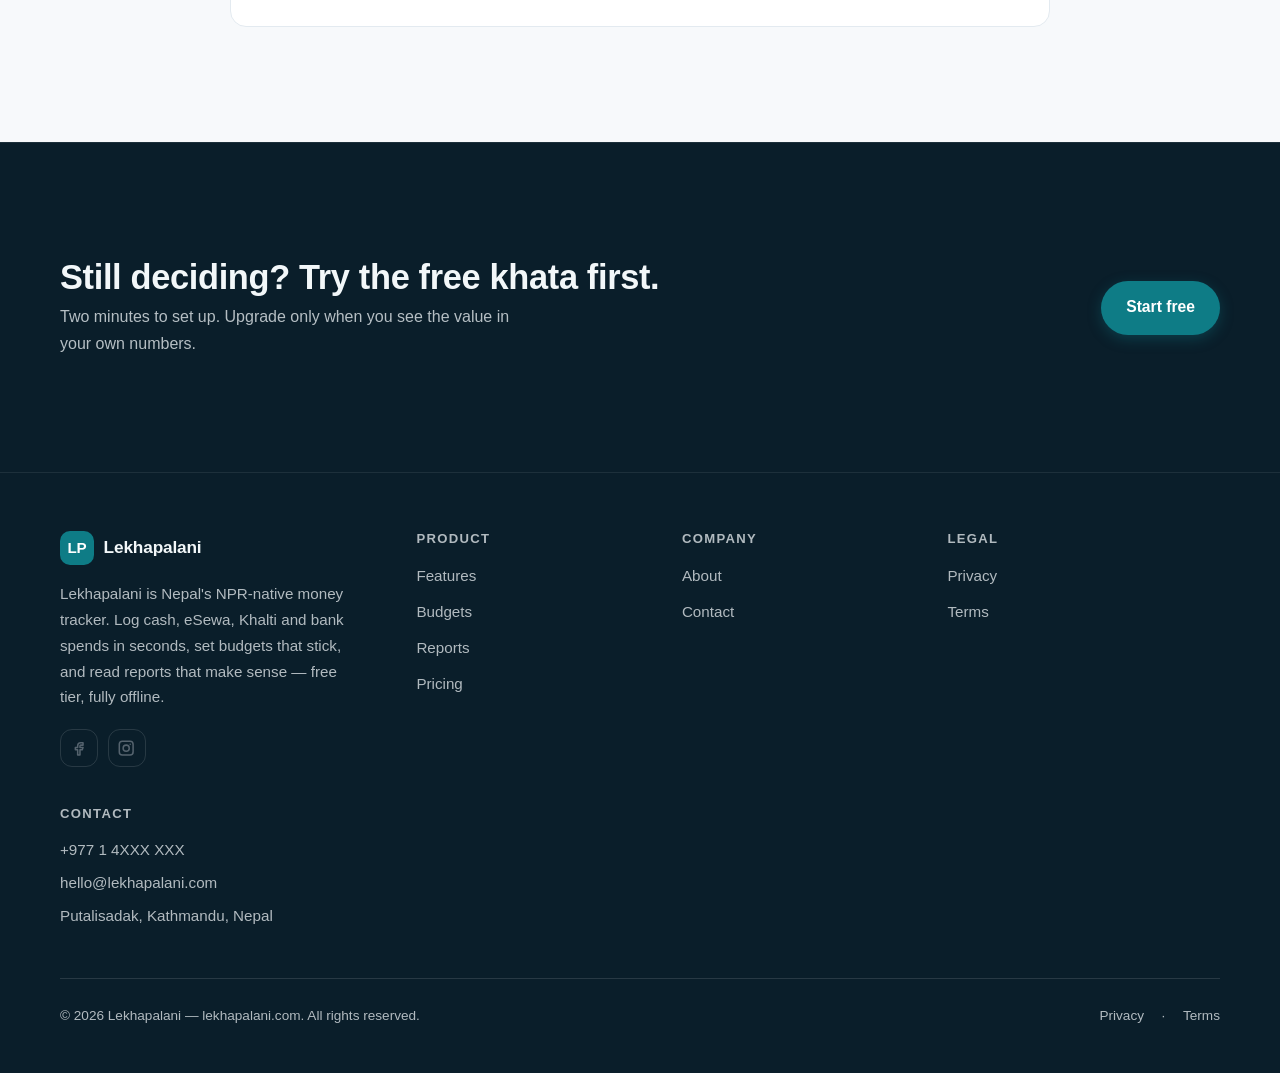
<file: pricing.html>
<!DOCTYPE html>
<html lang="en">
<head>
<meta charset="utf-8">
<meta name="viewport" content="width=device-width, initial-scale=1">
<title>Pricing — Lekhapalani plans in NPR — Lekhapalani</title>
<meta name="description" content="Khata Free at NPR 0, Lekhapalani Plus at NPR 399/month, Business Khata at NPR 999/month. No credit card on the free tier, all plans billed in NPR.">
<meta property="og:title" content="Pricing — Lekhapalani plans in NPR">
<meta property="og:description" content="Khata Free at NPR 0, Lekhapalani Plus at NPR 399/month, Business Khata at NPR 999/month. No credit card on the free tier, all plans billed in NPR.">
<meta property="og:type" content="website">
<meta property="og:url" content="https://lekhapalani.com/pricing.html">
<link rel="icon" href="data:image/svg+xml,%3Csvg%20xmlns%3D'http%3A%2F%2Fwww.w3.org%2F2000%2Fsvg'%20viewBox%3D'0%200%2064%2064'%3E%3Crect%20width%3D'64'%20height%3D'64'%20rx%3D'14'%20fill%3D'%230E7C86'%2F%3E%3Ctext%20x%3D'32'%20y%3D'42'%20font-family%3D'Arial%2C%20sans-serif'%20font-size%3D'26'%20font-weight%3D'700'%20text-anchor%3D'middle'%20fill%3D'%23FFFFFF'%3ELP%3C%2Ftext%3E%3C%2Fsvg%3E">
<link rel="stylesheet" href="assets/style.css">
<script defer src="assets/main.js"></script>
<script defer src="assets/form.js"></script>
</head>
<body data-site="lekhapalani.com" data-page="pricing.html">
<!-- CLIENT-COPY: All copy on this page is placeholder. Replace prices, contact details, statistics, and testimonial quotes with client-approved content before launch. -->
<a class="skip-link" href="#main">Skip to content</a>
<header class="site-header" data-header="light">
    <div class="container header-inner">
      <a class="brand" href="index.html"><span class="brand-mark" style="background:#0E7C86;color:#FFFFFF">LP</span><span class="brand-name">Lekhapalani</span></a>
      <nav class="main-nav" aria-label="Primary"><ul><li><a href="index.html">Home</a></li><li><a href="features.html">Features</a></li><li><a href="budgets.html">Budgets</a></li><li><a href="reports.html">Reports</a></li><li><a href="pricing.html" aria-current="page">Pricing</a></li><li><a href="about.html">About</a></li><li><a href="contact.html">Contact</a></li></ul></nav>
      <div class="header-actions"><a class="btn btn-primary btn-sm header-cta" href="contact.html">Start free</a><button class="menu-toggle" aria-expanded="false" aria-controls="mobile-menu" aria-label="Open menu"><span class="icon" data-icon="menu" aria-hidden="true"></span></button></div>
    </div>
    <div class="mobile-menu" id="mobile-menu" hidden>
      <ul><li><a href="index.html">Home</a></li><li><a href="features.html">Features</a></li><li><a href="budgets.html">Budgets</a></li><li><a href="reports.html">Reports</a></li><li><a href="pricing.html" aria-current="page">Pricing</a></li><li><a href="about.html">About</a></li><li><a href="contact.html">Contact</a></li></ul>
      <a class="btn btn-primary btn-block" href="contact.html">Start free</a>
    </div>
  </header>
<main id="main">
<section class="hero hero-inner has-art">
    <div class="container hero-grid">
      <div class="hero-copy">
        <nav class="crumbs" aria-label="Breadcrumb"><a href="index.html">Home</a><span aria-hidden="true">/</span><span aria-current="page">Pricing</span></nav>
        <p class="kicker">Pricing</p>
        <h1>Start free. Upgrade when the khata grows.</h1>
        <p class="hero-lede">Simple plans, honest NPR pricing. No USD, no surprise charges, no credit card on the free tier.</p>
        <div class="btn-row"><a class="btn btn-primary" href="contact.html">Start free</a></div>
        <div class="hero-badges"><span class="hero-badge"><span class="icon" data-icon="check" aria-hidden="true"></span>Cancel anytime</span><span class="hero-badge"><span class="icon" data-icon="check" aria-hidden="true"></span>14-day Plus trial</span><span class="hero-badge"><span class="icon" data-icon="check" aria-hidden="true"></span>Billed in NPR</span></div>
        
      </div>
      <div class="hero-art"><div class="art bubbles-art" aria-hidden="true">
        <div class="bubble b1"><span class="icon" data-icon="heart" aria-hidden="true"></span><span>+2.4k crafters online</span></div>
        <div class="bubble b2"><span class="icon" data-icon="spark" aria-hidden="true"></span><span>New pattern shared</span></div>
        <div class="bubble b3"><span class="icon" data-icon="chat" aria-hidden="true"></span><span>12 replies</span></div>
        <div class="bubble-core"><span class="icon" data-icon="chat" aria-hidden="true"></span></div>
      </div></div>
    </div>
  </section>
<section class="sec">
        <div class="container">
          <div class="sec-head"><p class="kicker">Plans</p><h2>Pick the khata that fits your life</h2><p class="lede">Every plan includes unlimited transactions, full offline mode and CSV export. [CLIENT-COPY: confirm final prices and trial terms]</p></div>
          <div class="grid pricing">
            <article class="card price">
              <h3>Khata Free</h3>
              <p class="price-num">NPR 0<span>/month</span></p>
              <ul><li><span class="icon" data-icon="check" aria-hidden="true"></span><span>Unlimited transactions</span></li><li><span class="icon" data-icon="check" aria-hidden="true"></span><span>1 wallet</span></li><li><span class="icon" data-icon="check" aria-hidden="true"></span><span>5 envelope budgets</span></li><li><span class="icon" data-icon="check" aria-hidden="true"></span><span>Monthly summary report</span></li><li><span class="icon" data-icon="check" aria-hidden="true"></span><span>Full offline mode</span></li><li><span class="icon" data-icon="check" aria-hidden="true"></span><span>CSV export</span></li></ul>
              <a class="btn btn-ghost" href="contact.html">Start free</a>
            </article><article class="card price price-hot">
              <h3>Lekhapalani Plus</h3>
              <p class="price-num">NPR 399<span>/month</span></p>
              <ul><li><span class="icon" data-icon="check" aria-hidden="true"></span><span>Everything in Free</span></li><li><span class="icon" data-icon="check" aria-hidden="true"></span><span>Unlimited wallets &amp; budgets</span></li><li><span class="icon" data-icon="check" aria-hidden="true"></span><span>Shared household wallets</span></li><li><span class="icon" data-icon="check" aria-hidden="true"></span><span>Full reports &amp; insights</span></li><li><span class="icon" data-icon="check" aria-hidden="true"></span><span>Savings goals &amp; streaks</span></li><li><span class="icon" data-icon="check" aria-hidden="true"></span><span>Priority support</span></li></ul>
              <a class="btn btn-primary" href="contact.html">Start 14-day trial</a>
            </article><article class="card price">
              <h3>Business Khata</h3>
              <p class="price-num">NPR 999<span>/month</span></p>
              <ul><li><span class="icon" data-icon="check" aria-hidden="true"></span><span>Everything in Plus</span></li><li><span class="icon" data-icon="check" aria-hidden="true"></span><span>Simple invoicing</span></li><li><span class="icon" data-icon="check" aria-hidden="true"></span><span>Ledger for shopkeepers</span></li><li><span class="icon" data-icon="check" aria-hidden="true"></span><span>Tax-ready reports (VAT)</span></li><li><span class="icon" data-icon="check" aria-hidden="true"></span><span>Multi-business support</span></li><li><span class="icon" data-icon="check" aria-hidden="true"></span><span>2 users included</span></li></ul>
              <a class="btn btn-ghost" href="contact.html">Talk to sales</a>
            </article>
          </div>
        </div></section><section class="sec">
        <div class="container narrow">
          <div class="sec-head"><h2>Compare plans side by side</h2></div>
          <div class="table-wrap"><table>
            <thead><tr><th scope="col"></th><th scope="col">Khata Free</th><th scope="col">Lekhapalani Plus</th><th scope="col">Business Khata</th></tr></thead>
            <tbody><tr><th scope="row">Transactions</th><td>Unlimited</td><td>Unlimited</td><td>Unlimited</td></tr><tr><th scope="row">Wallets</th><td>1</td><td>Unlimited</td><td>Unlimited</td></tr><tr><th scope="row">Budgets</th><td>5 envelopes</td><td>Unlimited</td><td>Unlimited</td></tr><tr><th scope="row">Reports</th><td>Monthly summary</td><td>Full insights</td><td>Full + tax-ready</td></tr><tr><th scope="row">Shared wallets</th><td>—</td><td>Up to 5 members</td><td>Up to 5 members</td></tr><tr><th scope="row">Invoicing &amp; shop ledger</th><td>—</td><td>—</td><td>Included</td></tr><tr><th scope="row">Price</th><td>NPR 0</td><td>NPR 399/mo</td><td>NPR 999/mo</td></tr></tbody>
          </table></div>
        </div></section><section class="sec">
        <div class="container narrow">
          <div class="sec-head"><p class="kicker">Billing FAQ</p><h2>Pricing questions, answered</h2></div>
          <div class="faq">
            <details class="faq-item"><summary>Is the free tier really free?</summary><p>Yes — NPR 0, forever, no credit card. It covers unlimited transactions, one wallet, five budgets and a monthly summary. [CLIENT-COPY: confirm free-tier limits]</p></details><details class="faq-item"><summary>Can I switch plans anytime?</summary><p>Yes. Upgrade or downgrade in settings; changes apply from the next billing cycle, and you keep your data either way.</p></details><details class="faq-item"><summary>Where do you store my data?</summary><p>Local-first on your device, with encrypted sync when enabled. [CLIENT-COPY: add data-centre and encryption details]</p></details><details class="faq-item"><summary>Is there a business plan with invoicing?</summary><p>Yes — Business Khata adds invoicing, a shopkeeper ledger and VAT-ready reports at NPR 999/month. [CLIENT-COPY: link to a demo or sales contact]</p></details>
          </div>
        </div></section><section class="sec cta-sec" style="background:#0A1E2A;color:#F2F7F9">
        <div class="container cta-inner">
          <div><h2>Still deciding? Try the free khata first.</h2><p>Two minutes to set up. Upgrade only when you see the value in your own numbers.</p></div>
          <a class="btn btn-primary" href="contact.html">Start free</a>
        </div></section>

</main>
<footer class="site-footer footer-dark" style="background:#0A1E2A;color:#F2F7F9">
    <div class="container">
      <div class="f-top">
        <div class="f-brand">
          <a class="brand" href="index.html"><span class="brand-mark" style="background:#0E7C86;color:#FFFFFF">LP</span><span class="brand-name">Lekhapalani</span></a>
          <p>Lekhapalani is Nepal&#39;s NPR-native money tracker. Log cash, eSewa, Khalti and bank spends in seconds, set budgets that stick, and read reports that make sense — free tier, fully offline.</p>
          <div class="socials"><a class="social" href="https://facebook.com/lekhapalani" aria-label="Facebook"><span class="icon" data-icon="facebook" aria-hidden="true"></span></a><a class="social" href="https://instagram.com/lekhapalani" aria-label="Instagram"><span class="icon" data-icon="instagram" aria-hidden="true"></span></a></div>
        </div>
        <div class="f-col"><h3>Product</h3><ul><li><a href="features.html">Features</a></li><li><a href="budgets.html">Budgets</a></li><li><a href="reports.html">Reports</a></li><li><a href="pricing.html">Pricing</a></li></ul></div><div class="f-col"><h3>Company</h3><ul><li><a href="about.html">About</a></li><li><a href="contact.html">Contact</a></li></ul></div><div class="f-col"><h3>Legal</h3><ul><li><a href="privacy.html">Privacy</a></li><li><a href="terms.html">Terms</a></li></ul></div>
        <div class="f-col f-contact"><h3>Contact</h3>
          <p>+977 1 4XXX XXX</p>
          <p>hello@lekhapalani.com</p>
          <p>Putalisadak, Kathmandu, Nepal</p>
        </div>
      </div>
      <div class="f-bottom"><p>© 2026 Lekhapalani — lekhapalani.com. All rights reserved.</p><div class="f-legal"><a href="privacy.html">Privacy</a> · <a href="terms.html">Terms</a></div></div>
    </div>
  </footer>
</body>
</html>
</file>
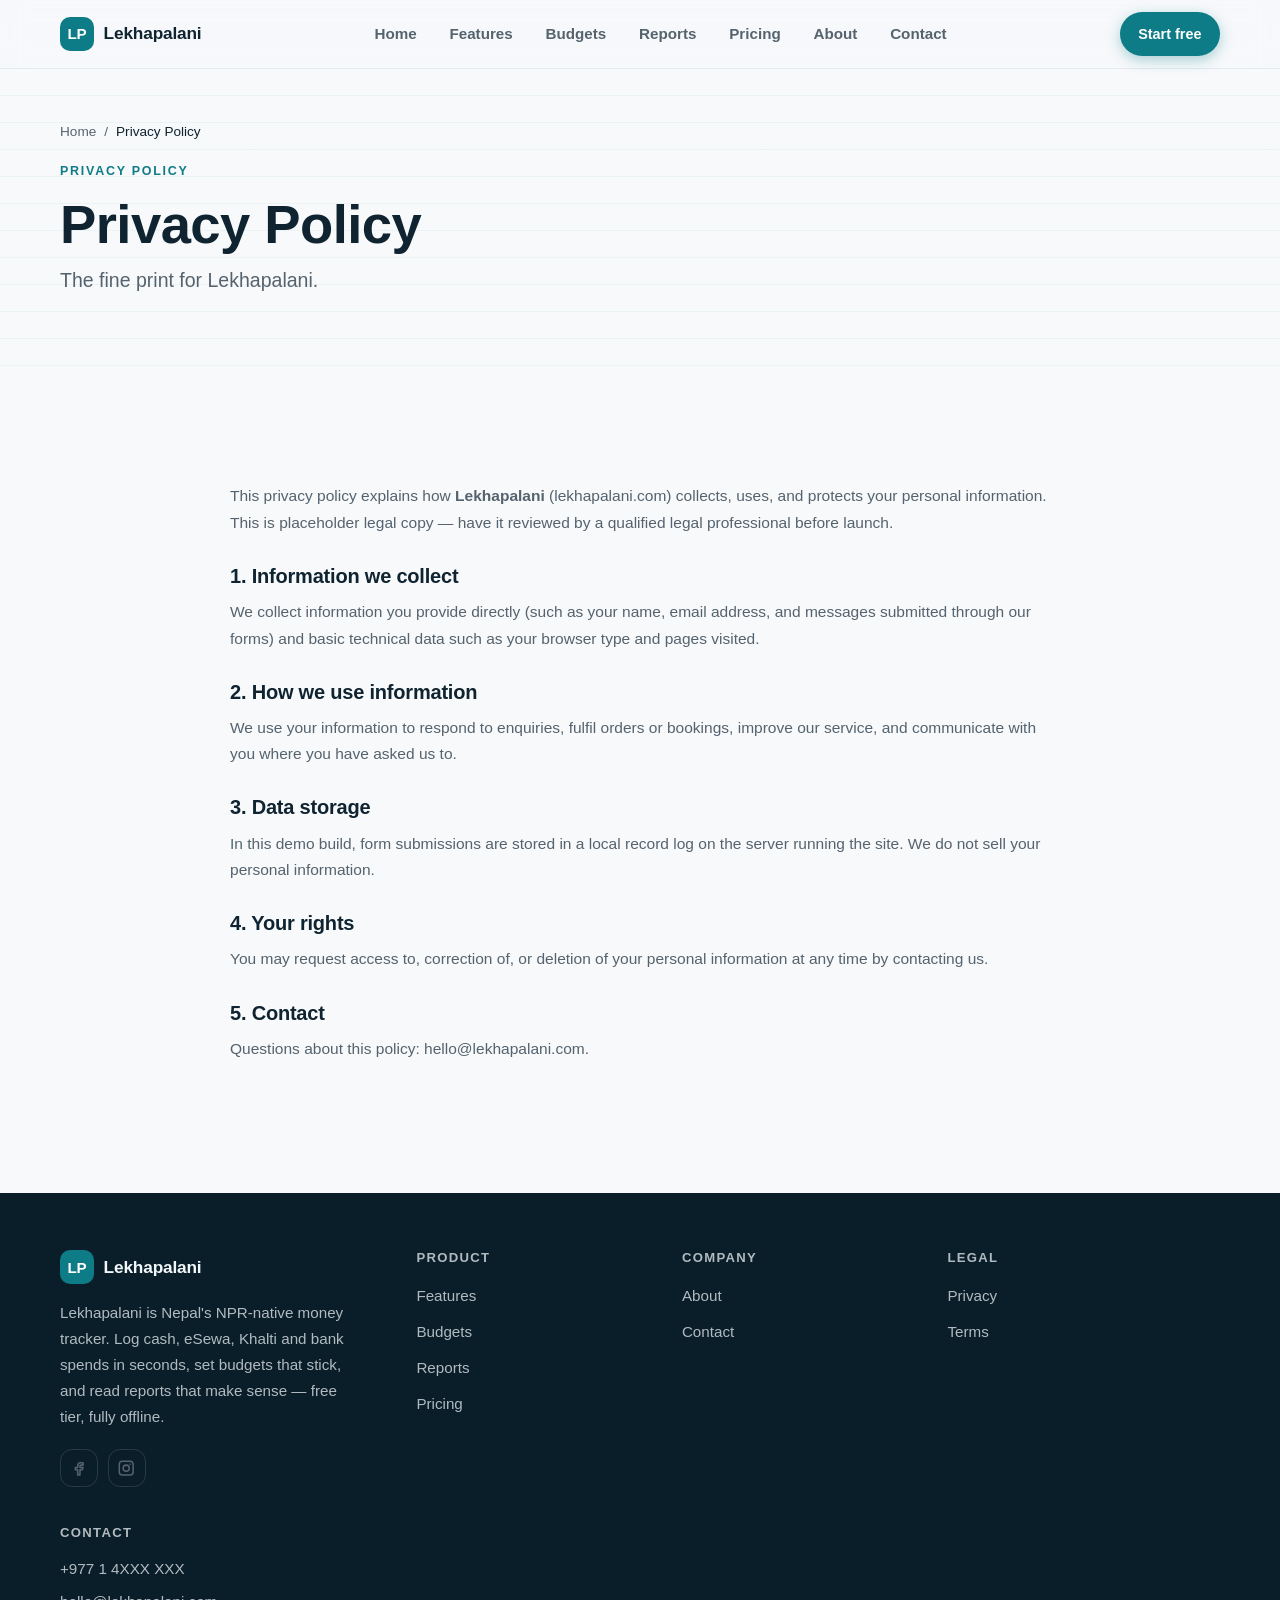
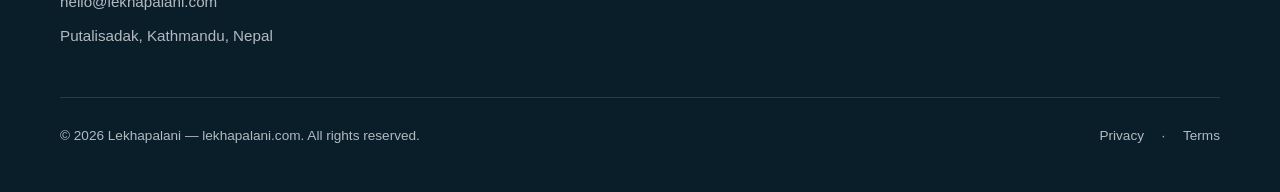
<file: privacy.html>
<!DOCTYPE html>
<html lang="en">
<head>
<meta charset="utf-8">
<meta name="viewport" content="width=device-width, initial-scale=1">
<title>Privacy Policy — Lekhapalani</title>
<meta name="description" content="Privacy Policy — Lekhapalani">
<meta property="og:title" content="Privacy Policy">
<meta property="og:description" content="Privacy Policy — Lekhapalani">
<meta property="og:type" content="website">
<meta property="og:url" content="https://lekhapalani.com/privacy.html">
<link rel="icon" href="data:image/svg+xml,%3Csvg%20xmlns%3D'http%3A%2F%2Fwww.w3.org%2F2000%2Fsvg'%20viewBox%3D'0%200%2064%2064'%3E%3Crect%20width%3D'64'%20height%3D'64'%20rx%3D'14'%20fill%3D'%230E7C86'%2F%3E%3Ctext%20x%3D'32'%20y%3D'42'%20font-family%3D'Arial%2C%20sans-serif'%20font-size%3D'26'%20font-weight%3D'700'%20text-anchor%3D'middle'%20fill%3D'%23FFFFFF'%3ELP%3C%2Ftext%3E%3C%2Fsvg%3E">
<link rel="stylesheet" href="assets/style.css">
<script defer src="assets/main.js"></script>
<script defer src="assets/form.js"></script>
</head>
<body data-site="lekhapalani.com" data-page="privacy.html">
<!-- CLIENT-COPY: All copy on this page is placeholder. Replace prices, contact details, statistics, and testimonial quotes with client-approved content before launch. -->
<a class="skip-link" href="#main">Skip to content</a>
<header class="site-header" data-header="light">
    <div class="container header-inner">
      <a class="brand" href="index.html"><span class="brand-mark" style="background:#0E7C86;color:#FFFFFF">LP</span><span class="brand-name">Lekhapalani</span></a>
      <nav class="main-nav" aria-label="Primary"><ul><li><a href="index.html">Home</a></li><li><a href="features.html">Features</a></li><li><a href="budgets.html">Budgets</a></li><li><a href="reports.html">Reports</a></li><li><a href="pricing.html">Pricing</a></li><li><a href="about.html">About</a></li><li><a href="contact.html">Contact</a></li></ul></nav>
      <div class="header-actions"><a class="btn btn-primary btn-sm header-cta" href="contact.html">Start free</a><button class="menu-toggle" aria-expanded="false" aria-controls="mobile-menu" aria-label="Open menu"><span class="icon" data-icon="menu" aria-hidden="true"></span></button></div>
    </div>
    <div class="mobile-menu" id="mobile-menu" hidden>
      <ul><li><a href="index.html">Home</a></li><li><a href="features.html">Features</a></li><li><a href="budgets.html">Budgets</a></li><li><a href="reports.html">Reports</a></li><li><a href="pricing.html">Pricing</a></li><li><a href="about.html">About</a></li><li><a href="contact.html">Contact</a></li></ul>
      <a class="btn btn-primary btn-block" href="contact.html">Start free</a>
    </div>
  </header>
<main id="main">
<section class="hero hero-inner">
    <div class="container hero-grid">
      <div class="hero-copy">
        <nav class="crumbs" aria-label="Breadcrumb"><a href="index.html">Home</a><span aria-hidden="true">/</span><span aria-current="page">Privacy Policy</span></nav>
        <p class="kicker">Privacy Policy</p>
        <h1>Privacy Policy</h1>
        <p class="hero-lede">The fine print for Lekhapalani.</p>
        
        
        
      </div>
      
    </div>
  </section>
<section class="sec legal-sec"><div class="container narrow"><p>This privacy policy explains how <b>Lekhapalani</b> (lekhapalani.com) collects, uses, and protects your personal information. This is placeholder legal copy — have it reviewed by a qualified legal professional before launch. <!-- CLIENT-COPY: replace with final, jurisdiction-appropriate Privacy Policy --></p>
       <h2>1. Information we collect</h2><p>We collect information you provide directly (such as your name, email address, and messages submitted through our forms) and basic technical data such as your browser type and pages visited.</p>
       <h2>2. How we use information</h2><p>We use your information to respond to enquiries, fulfil orders or bookings, improve our service, and communicate with you where you have asked us to.</p>
       <h2>3. Data storage</h2><p>In this demo build, form submissions are stored in a local record log on the server running the site. We do not sell your personal information.</p>
       <h2>4. Your rights</h2><p>You may request access to, correction of, or deletion of your personal information at any time by contacting us.</p>
       <h2>5. Contact</h2><p>Questions about this policy: hello@lekhapalani.com.</p></div></section>

</main>
<footer class="site-footer footer-dark" style="background:#0A1E2A;color:#F2F7F9">
    <div class="container">
      <div class="f-top">
        <div class="f-brand">
          <a class="brand" href="index.html"><span class="brand-mark" style="background:#0E7C86;color:#FFFFFF">LP</span><span class="brand-name">Lekhapalani</span></a>
          <p>Lekhapalani is Nepal&#39;s NPR-native money tracker. Log cash, eSewa, Khalti and bank spends in seconds, set budgets that stick, and read reports that make sense — free tier, fully offline.</p>
          <div class="socials"><a class="social" href="https://facebook.com/lekhapalani" aria-label="Facebook"><span class="icon" data-icon="facebook" aria-hidden="true"></span></a><a class="social" href="https://instagram.com/lekhapalani" aria-label="Instagram"><span class="icon" data-icon="instagram" aria-hidden="true"></span></a></div>
        </div>
        <div class="f-col"><h3>Product</h3><ul><li><a href="features.html">Features</a></li><li><a href="budgets.html">Budgets</a></li><li><a href="reports.html">Reports</a></li><li><a href="pricing.html">Pricing</a></li></ul></div><div class="f-col"><h3>Company</h3><ul><li><a href="about.html">About</a></li><li><a href="contact.html">Contact</a></li></ul></div><div class="f-col"><h3>Legal</h3><ul><li><a href="privacy.html">Privacy</a></li><li><a href="terms.html">Terms</a></li></ul></div>
        <div class="f-col f-contact"><h3>Contact</h3>
          <p>+977 1 4XXX XXX</p>
          <p>hello@lekhapalani.com</p>
          <p>Putalisadak, Kathmandu, Nepal</p>
        </div>
      </div>
      <div class="f-bottom"><p>© 2026 Lekhapalani — lekhapalani.com. All rights reserved.</p><div class="f-legal"><a href="privacy.html">Privacy</a> · <a href="terms.html">Terms</a></div></div>
    </div>
  </footer>
</body>
</html>
</file>
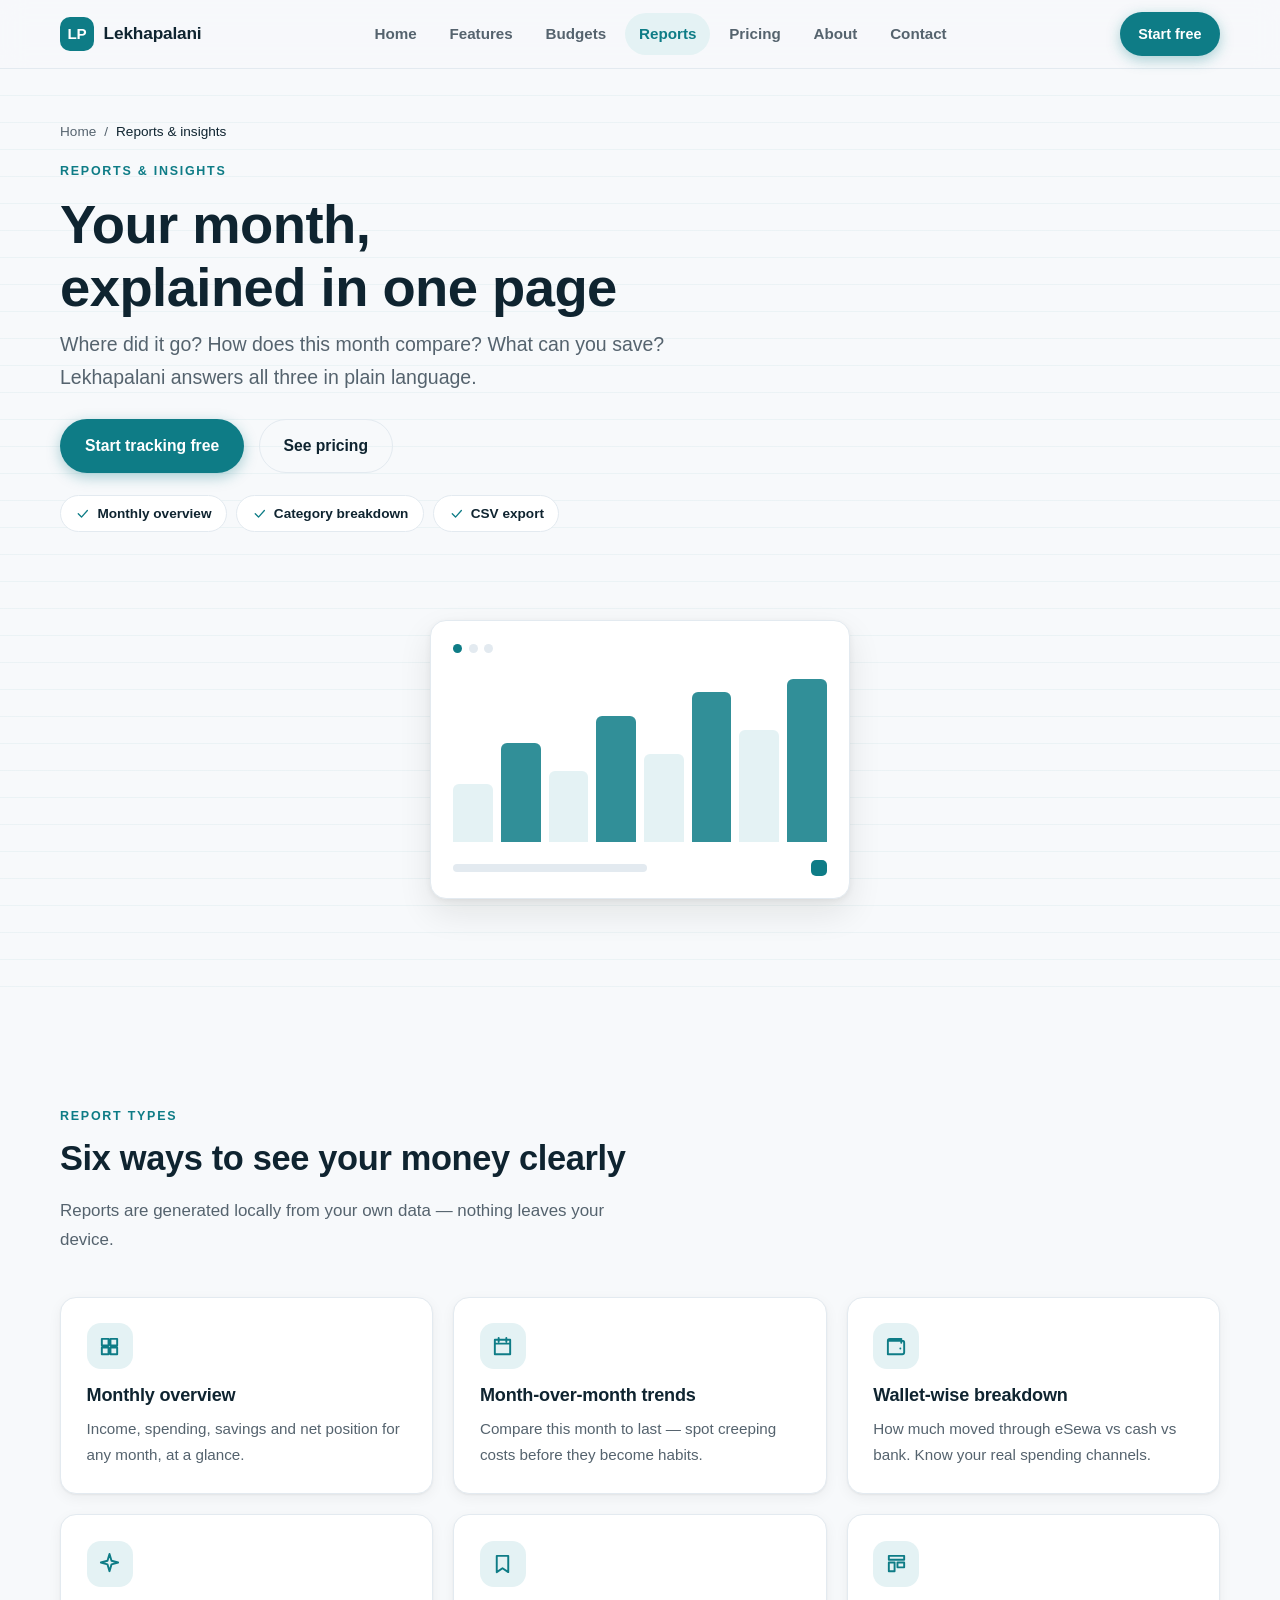
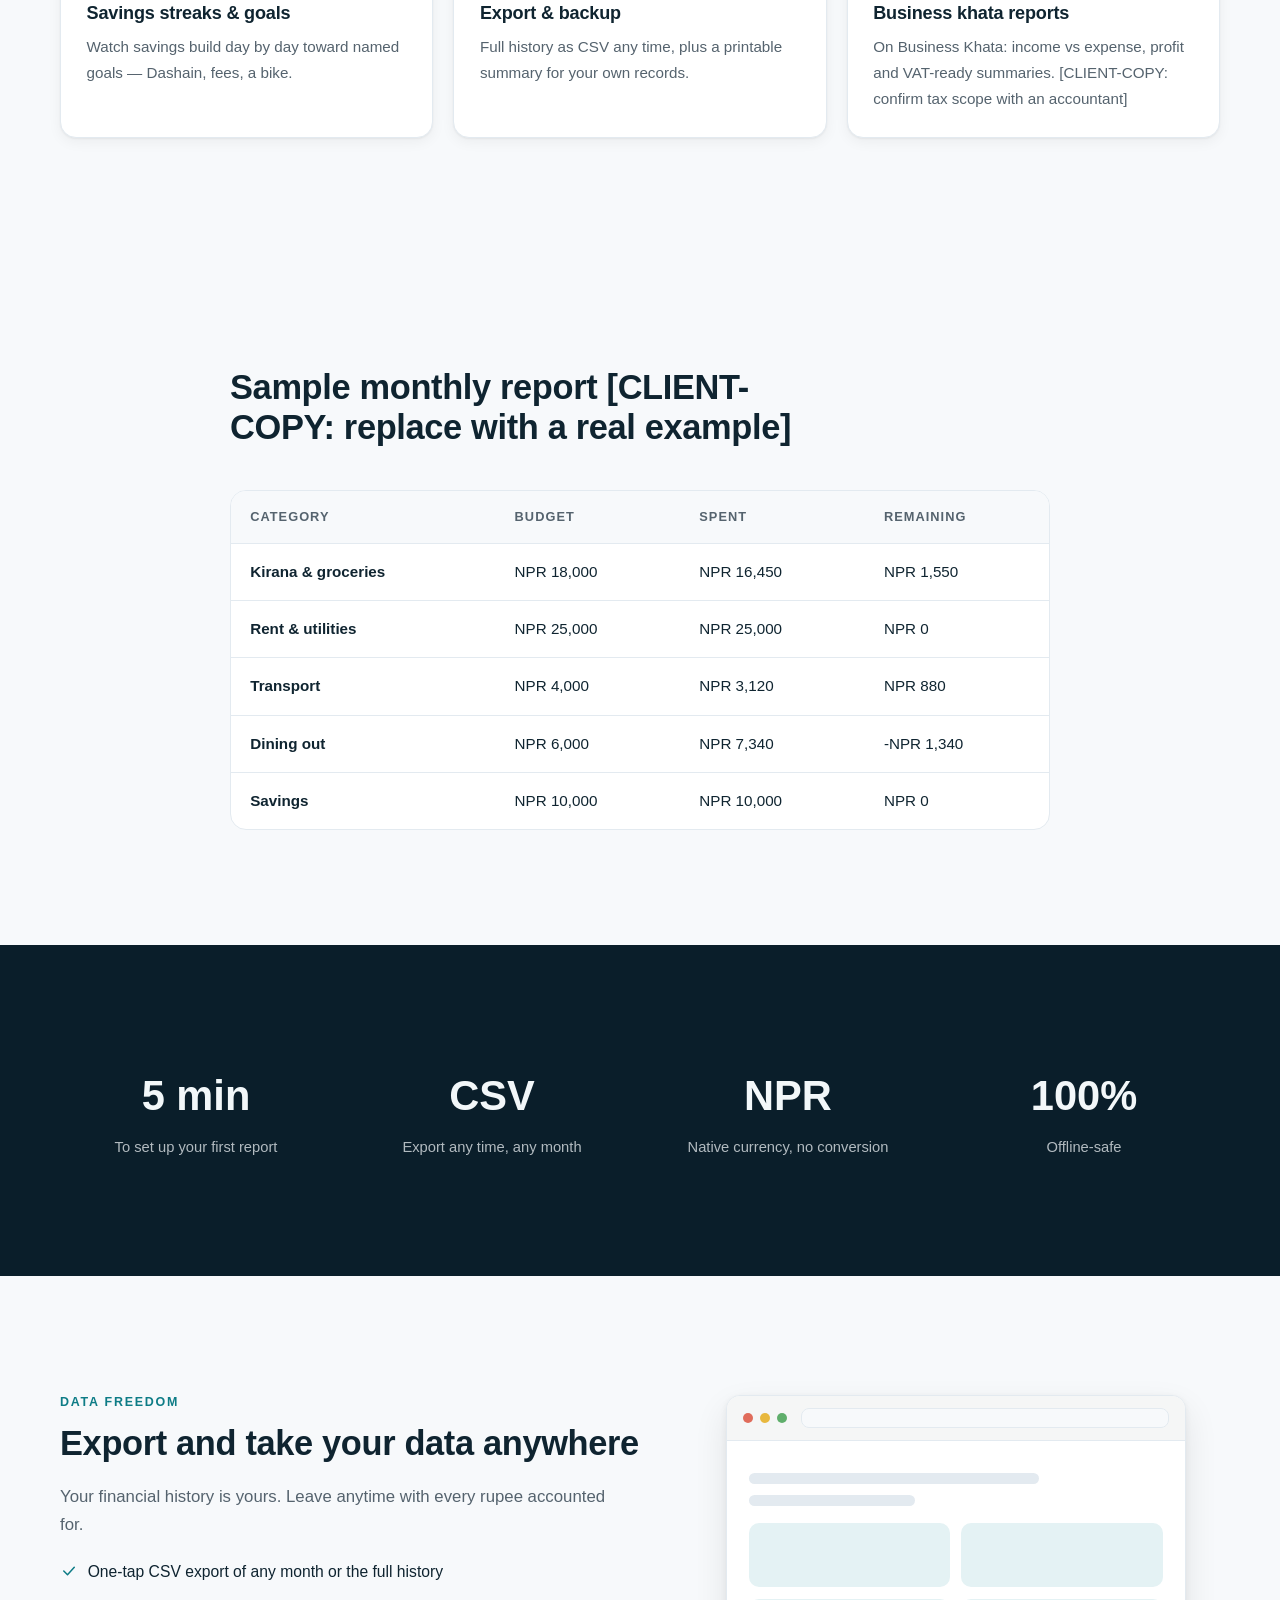
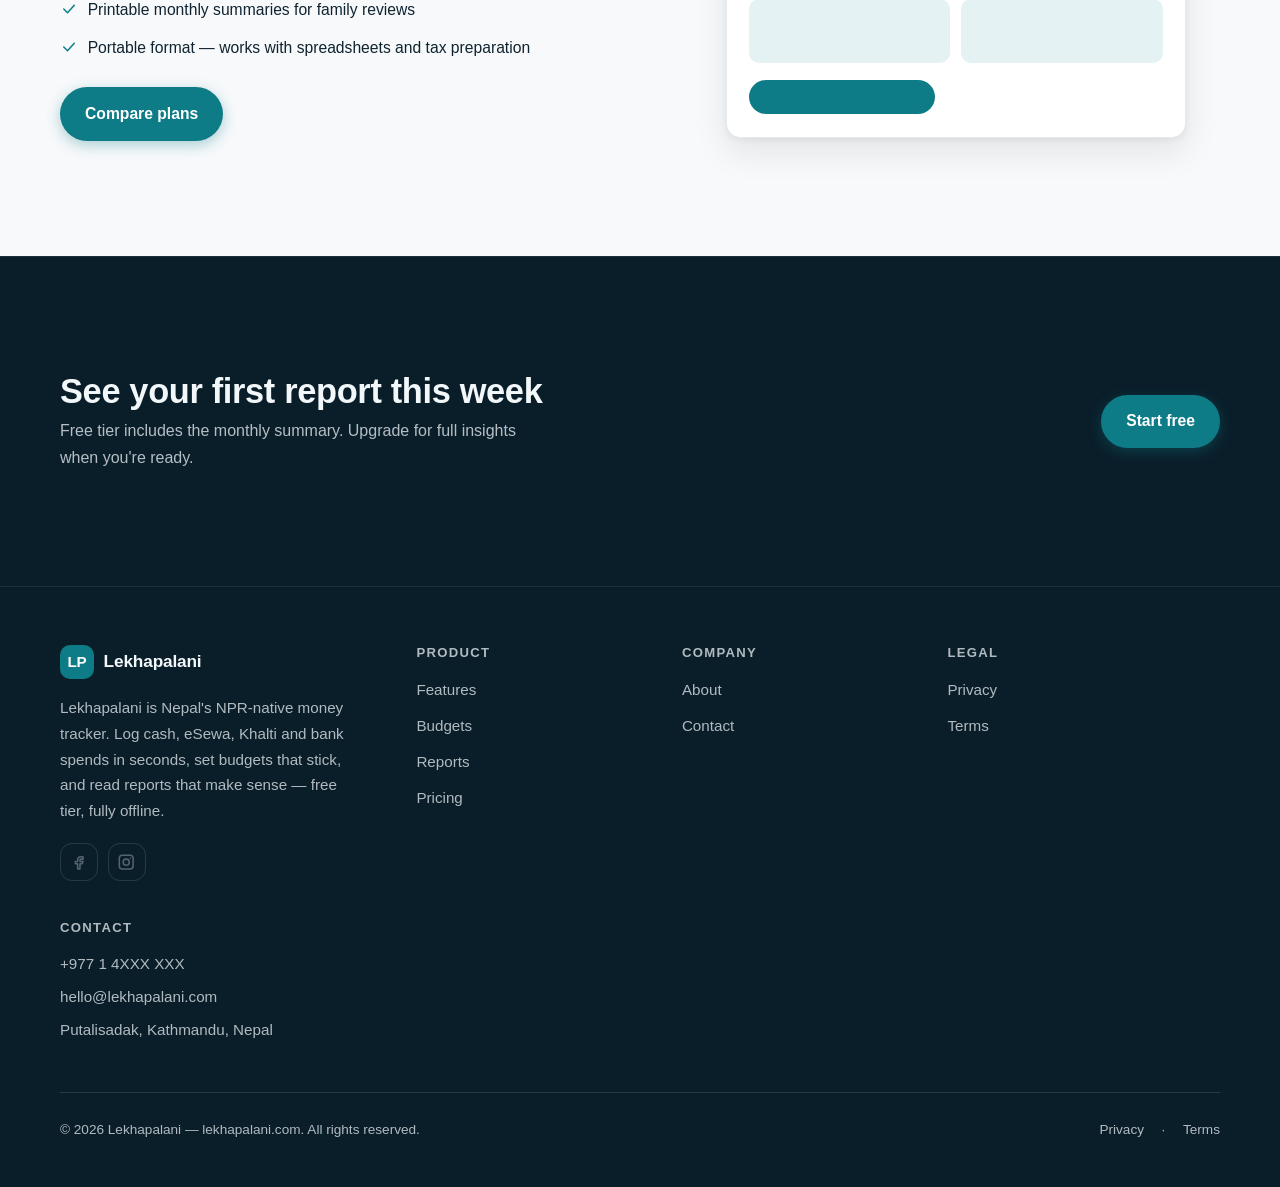
<file: reports.html>
<!DOCTYPE html>
<html lang="en">
<head>
<meta charset="utf-8">
<meta name="viewport" content="width=device-width, initial-scale=1">
<title>Reports &amp; insights — your month explained in one page — Lekhapalani</title>
<meta name="description" content="Spend by category, month-over-month trends, wallet-wise breakdowns and savings streaks. Export any report as CSV. Reports in NPR, offline-safe.">
<meta property="og:title" content="Reports &amp; insights — your month explained in one page">
<meta property="og:description" content="Spend by category, month-over-month trends, wallet-wise breakdowns and savings streaks. Export any report as CSV. Reports in NPR, offline-safe.">
<meta property="og:type" content="website">
<meta property="og:url" content="https://lekhapalani.com/reports.html">
<link rel="icon" href="data:image/svg+xml,%3Csvg%20xmlns%3D'http%3A%2F%2Fwww.w3.org%2F2000%2Fsvg'%20viewBox%3D'0%200%2064%2064'%3E%3Crect%20width%3D'64'%20height%3D'64'%20rx%3D'14'%20fill%3D'%230E7C86'%2F%3E%3Ctext%20x%3D'32'%20y%3D'42'%20font-family%3D'Arial%2C%20sans-serif'%20font-size%3D'26'%20font-weight%3D'700'%20text-anchor%3D'middle'%20fill%3D'%23FFFFFF'%3ELP%3C%2Ftext%3E%3C%2Fsvg%3E">
<link rel="stylesheet" href="assets/style.css">
<script defer src="assets/main.js"></script>
<script defer src="assets/form.js"></script>
</head>
<body data-site="lekhapalani.com" data-page="reports.html">
<!-- CLIENT-COPY: All copy on this page is placeholder. Replace prices, contact details, statistics, and testimonial quotes with client-approved content before launch. -->
<a class="skip-link" href="#main">Skip to content</a>
<header class="site-header" data-header="light">
    <div class="container header-inner">
      <a class="brand" href="index.html"><span class="brand-mark" style="background:#0E7C86;color:#FFFFFF">LP</span><span class="brand-name">Lekhapalani</span></a>
      <nav class="main-nav" aria-label="Primary"><ul><li><a href="index.html">Home</a></li><li><a href="features.html">Features</a></li><li><a href="budgets.html">Budgets</a></li><li><a href="reports.html" aria-current="page">Reports</a></li><li><a href="pricing.html">Pricing</a></li><li><a href="about.html">About</a></li><li><a href="contact.html">Contact</a></li></ul></nav>
      <div class="header-actions"><a class="btn btn-primary btn-sm header-cta" href="contact.html">Start free</a><button class="menu-toggle" aria-expanded="false" aria-controls="mobile-menu" aria-label="Open menu"><span class="icon" data-icon="menu" aria-hidden="true"></span></button></div>
    </div>
    <div class="mobile-menu" id="mobile-menu" hidden>
      <ul><li><a href="index.html">Home</a></li><li><a href="features.html">Features</a></li><li><a href="budgets.html">Budgets</a></li><li><a href="reports.html" aria-current="page">Reports</a></li><li><a href="pricing.html">Pricing</a></li><li><a href="about.html">About</a></li><li><a href="contact.html">Contact</a></li></ul>
      <a class="btn btn-primary btn-block" href="contact.html">Start free</a>
    </div>
  </header>
<main id="main">
<section class="hero hero-inner has-art">
    <div class="container hero-grid">
      <div class="hero-copy">
        <nav class="crumbs" aria-label="Breadcrumb"><a href="index.html">Home</a><span aria-hidden="true">/</span><span aria-current="page">Reports &amp; insights</span></nav>
        <p class="kicker">Reports &amp; insights</p>
        <h1>Your month, explained in one page</h1>
        <p class="hero-lede">Where did it go? How does this month compare? What can you save? Lekhapalani answers all three in plain language.</p>
        <div class="btn-row"><a class="btn btn-primary" href="contact.html">Start tracking free</a><a class="btn btn-ghost" href="pricing.html">See pricing</a></div>
        <div class="hero-badges"><span class="hero-badge"><span class="icon" data-icon="check" aria-hidden="true"></span>Monthly overview</span><span class="hero-badge"><span class="icon" data-icon="check" aria-hidden="true"></span>Category breakdown</span><span class="hero-badge"><span class="icon" data-icon="check" aria-hidden="true"></span>CSV export</span></div>
        
      </div>
      <div class="hero-art"><div class="art chart-art" aria-hidden="true">
        <div class="chart-card">
          <div class="chart-head"><span></span><span></span><span></span></div>
          <div class="chart-bars">
            <i style="height:34%"></i><i style="height:58%"></i><i style="height:42%"></i>
            <i style="height:74%"></i><i style="height:52%"></i><i style="height:88%"></i>
            <i style="height:66%"></i><i style="height:96%"></i>
          </div>
          <div class="chart-foot"><span></span><b style="background:#0E7C86"></b></div>
        </div></div></div>
    </div>
  </section>
<section class="sec">
        <div class="container">
          <div class="sec-head"><p class="kicker">Report types</p><h2>Six ways to see your money clearly</h2><p class="lede">Reports are generated locally from your own data — nothing leaves your device.</p></div>
          <ul class="grid features">
            <li class="card feature"><span class="feature-icon"><span class="icon" data-icon="grid" aria-hidden="true"></span></span><h3>Monthly overview</h3><p>Income, spending, savings and net position for any month, at a glance.</p></li><li class="card feature"><span class="feature-icon"><span class="icon" data-icon="calendar" aria-hidden="true"></span></span><h3>Month-over-month trends</h3><p>Compare this month to last — spot creeping costs before they become habits.</p></li><li class="card feature"><span class="feature-icon"><span class="icon" data-icon="wallet" aria-hidden="true"></span></span><h3>Wallet-wise breakdown</h3><p>How much moved through eSewa vs cash vs bank. Know your real spending channels.</p></li><li class="card feature"><span class="feature-icon"><span class="icon" data-icon="spark" aria-hidden="true"></span></span><h3>Savings streaks &amp; goals</h3><p>Watch savings build day by day toward named goals — Dashain, fees, a bike.</p></li><li class="card feature"><span class="feature-icon"><span class="icon" data-icon="bookmark" aria-hidden="true"></span></span><h3>Export &amp; backup</h3><p>Full history as CSV any time, plus a printable summary for your own records.</p></li><li class="card feature"><span class="feature-icon"><span class="icon" data-icon="board" aria-hidden="true"></span></span><h3>Business khata reports</h3><p>On Business Khata: income vs expense, profit and VAT-ready summaries. [CLIENT-COPY: confirm tax scope with an accountant]</p></li>
          </ul>
        </div></section><section class="sec">
        <div class="container narrow">
          <div class="sec-head"><h2>Sample monthly report [CLIENT-COPY: replace with a real example]</h2></div>
          <div class="table-wrap"><table>
            <thead><tr><th scope="col">Category</th><th scope="col">Budget</th><th scope="col">Spent</th><th scope="col">Remaining</th></tr></thead>
            <tbody><tr><th scope="row">Kirana &amp; groceries</th><td>NPR 18,000</td><td>NPR 16,450</td><td>NPR 1,550</td></tr><tr><th scope="row">Rent &amp; utilities</th><td>NPR 25,000</td><td>NPR 25,000</td><td>NPR 0</td></tr><tr><th scope="row">Transport</th><td>NPR 4,000</td><td>NPR 3,120</td><td>NPR 880</td></tr><tr><th scope="row">Dining out</th><td>NPR 6,000</td><td>NPR 7,340</td><td>-NPR 1,340</td></tr><tr><th scope="row">Savings</th><td>NPR 10,000</td><td>NPR 10,000</td><td>NPR 0</td></tr></tbody>
          </table></div>
        </div></section><section class="sec stats-sec" style="background:#0A1E2A;color:#F2F7F9">
        <div class="container">
          <dl class="stats">
            <div><dt>5 min</dt><dd>To set up your first report</dd></div><div><dt>CSV</dt><dd>Export any time, any month</dd></div><div><dt>NPR</dt><dd>Native currency, no conversion</dd></div><div><dt>100%</dt><dd>Offline-safe</dd></div>
          </dl>
        </div></section><section class="sec">
        <div class="container split">
          <div class="split-copy">
            <p class="kicker">Data freedom</p><h2>Export and take your data anywhere</h2>
            <p class="lede">Your financial history is yours. Leave anytime with every rupee accounted for.</p>
            <ul class="tick-list"><li><span class="icon" data-icon="check" aria-hidden="true"></span><span>One-tap CSV export of any month or the full history</span></li><li><span class="icon" data-icon="check" aria-hidden="true"></span><span>Printable monthly summaries for family reviews</span></li><li><span class="icon" data-icon="check" aria-hidden="true"></span><span>Portable format — works with spreadsheets and tax preparation</span></li></ul>
            <div class="btn-row"><a class="btn btn-primary" href="pricing.html">Compare plans</a></div>
          </div>
          <div class="split-art"><div class="art browser-art" aria-hidden="true">
        <div class="browser">
          <div class="browser-bar"><i></i><i></i><i></i><span></span></div>
          <div class="browser-body">
            <div class="bb-line w70"></div><div class="bb-line w40"></div>
            <div class="bb-grid">
              <span style="background:#E4F2F4"></span><span style="background:#E4F2F4"></span>
              <span style="background:#E4F2F4"></span><span style="background:#E4F2F4"></span>
            </div>
            <div class="bb-btn" style="background:#0E7C86"></div>
          </div>
        </div></div></div>
        </div></section><section class="sec cta-sec" style="background:#0A1E2A;color:#F2F7F9">
        <div class="container cta-inner">
          <div><h2>See your first report this week</h2><p>Free tier includes the monthly summary. Upgrade for full insights when you&#39;re ready.</p></div>
          <a class="btn btn-primary" href="contact.html">Start free</a>
        </div></section>

</main>
<footer class="site-footer footer-dark" style="background:#0A1E2A;color:#F2F7F9">
    <div class="container">
      <div class="f-top">
        <div class="f-brand">
          <a class="brand" href="index.html"><span class="brand-mark" style="background:#0E7C86;color:#FFFFFF">LP</span><span class="brand-name">Lekhapalani</span></a>
          <p>Lekhapalani is Nepal&#39;s NPR-native money tracker. Log cash, eSewa, Khalti and bank spends in seconds, set budgets that stick, and read reports that make sense — free tier, fully offline.</p>
          <div class="socials"><a class="social" href="https://facebook.com/lekhapalani" aria-label="Facebook"><span class="icon" data-icon="facebook" aria-hidden="true"></span></a><a class="social" href="https://instagram.com/lekhapalani" aria-label="Instagram"><span class="icon" data-icon="instagram" aria-hidden="true"></span></a></div>
        </div>
        <div class="f-col"><h3>Product</h3><ul><li><a href="features.html">Features</a></li><li><a href="budgets.html">Budgets</a></li><li><a href="reports.html">Reports</a></li><li><a href="pricing.html">Pricing</a></li></ul></div><div class="f-col"><h3>Company</h3><ul><li><a href="about.html">About</a></li><li><a href="contact.html">Contact</a></li></ul></div><div class="f-col"><h3>Legal</h3><ul><li><a href="privacy.html">Privacy</a></li><li><a href="terms.html">Terms</a></li></ul></div>
        <div class="f-col f-contact"><h3>Contact</h3>
          <p>+977 1 4XXX XXX</p>
          <p>hello@lekhapalani.com</p>
          <p>Putalisadak, Kathmandu, Nepal</p>
        </div>
      </div>
      <div class="f-bottom"><p>© 2026 Lekhapalani — lekhapalani.com. All rights reserved.</p><div class="f-legal"><a href="privacy.html">Privacy</a> · <a href="terms.html">Terms</a></div></div>
    </div>
  </footer>
</body>
</html>
</file>
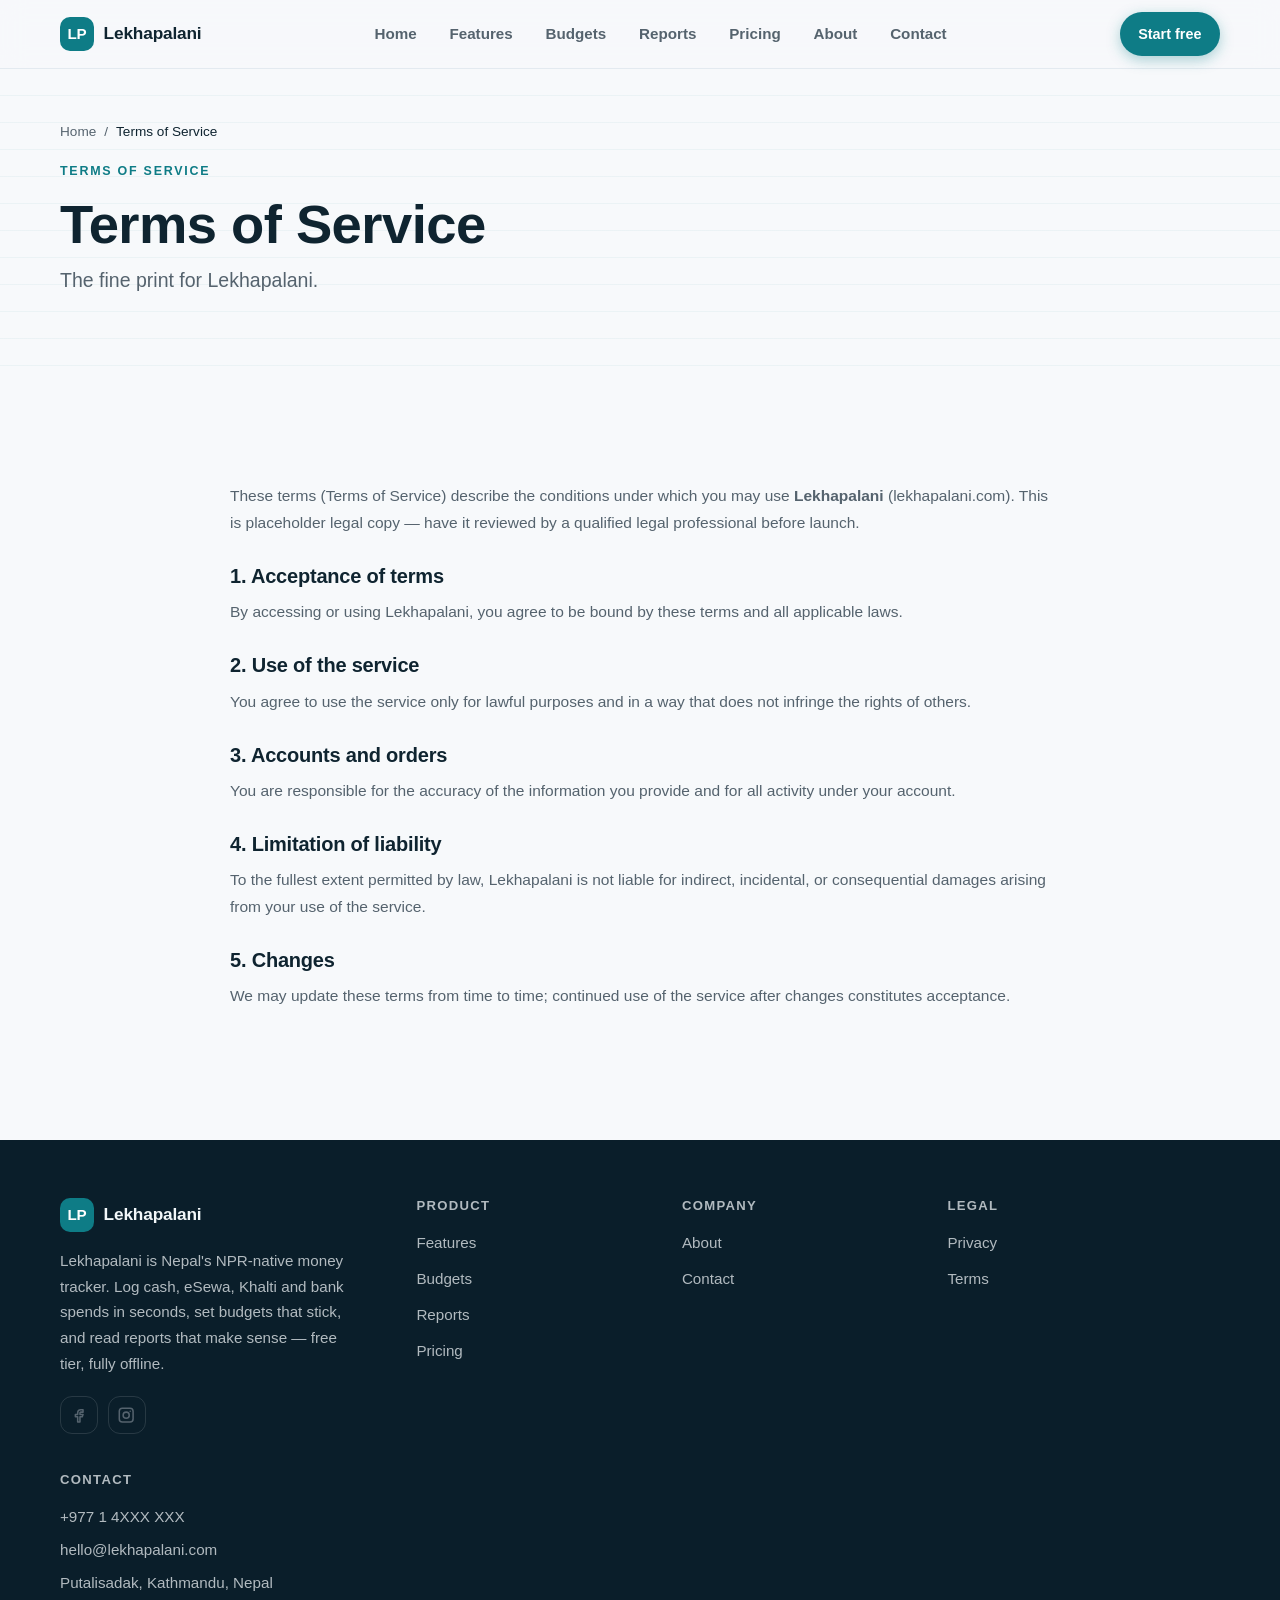
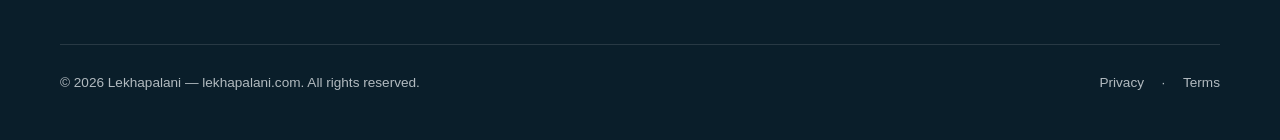
<file: terms.html>
<!DOCTYPE html>
<html lang="en">
<head>
<meta charset="utf-8">
<meta name="viewport" content="width=device-width, initial-scale=1">
<title>Terms of Service — Lekhapalani</title>
<meta name="description" content="Terms of Service — Lekhapalani">
<meta property="og:title" content="Terms of Service">
<meta property="og:description" content="Terms of Service — Lekhapalani">
<meta property="og:type" content="website">
<meta property="og:url" content="https://lekhapalani.com/terms.html">
<link rel="icon" href="data:image/svg+xml,%3Csvg%20xmlns%3D'http%3A%2F%2Fwww.w3.org%2F2000%2Fsvg'%20viewBox%3D'0%200%2064%2064'%3E%3Crect%20width%3D'64'%20height%3D'64'%20rx%3D'14'%20fill%3D'%230E7C86'%2F%3E%3Ctext%20x%3D'32'%20y%3D'42'%20font-family%3D'Arial%2C%20sans-serif'%20font-size%3D'26'%20font-weight%3D'700'%20text-anchor%3D'middle'%20fill%3D'%23FFFFFF'%3ELP%3C%2Ftext%3E%3C%2Fsvg%3E">
<link rel="stylesheet" href="assets/style.css">
<script defer src="assets/main.js"></script>
<script defer src="assets/form.js"></script>
</head>
<body data-site="lekhapalani.com" data-page="terms.html">
<!-- CLIENT-COPY: All copy on this page is placeholder. Replace prices, contact details, statistics, and testimonial quotes with client-approved content before launch. -->
<a class="skip-link" href="#main">Skip to content</a>
<header class="site-header" data-header="light">
    <div class="container header-inner">
      <a class="brand" href="index.html"><span class="brand-mark" style="background:#0E7C86;color:#FFFFFF">LP</span><span class="brand-name">Lekhapalani</span></a>
      <nav class="main-nav" aria-label="Primary"><ul><li><a href="index.html">Home</a></li><li><a href="features.html">Features</a></li><li><a href="budgets.html">Budgets</a></li><li><a href="reports.html">Reports</a></li><li><a href="pricing.html">Pricing</a></li><li><a href="about.html">About</a></li><li><a href="contact.html">Contact</a></li></ul></nav>
      <div class="header-actions"><a class="btn btn-primary btn-sm header-cta" href="contact.html">Start free</a><button class="menu-toggle" aria-expanded="false" aria-controls="mobile-menu" aria-label="Open menu"><span class="icon" data-icon="menu" aria-hidden="true"></span></button></div>
    </div>
    <div class="mobile-menu" id="mobile-menu" hidden>
      <ul><li><a href="index.html">Home</a></li><li><a href="features.html">Features</a></li><li><a href="budgets.html">Budgets</a></li><li><a href="reports.html">Reports</a></li><li><a href="pricing.html">Pricing</a></li><li><a href="about.html">About</a></li><li><a href="contact.html">Contact</a></li></ul>
      <a class="btn btn-primary btn-block" href="contact.html">Start free</a>
    </div>
  </header>
<main id="main">
<section class="hero hero-inner">
    <div class="container hero-grid">
      <div class="hero-copy">
        <nav class="crumbs" aria-label="Breadcrumb"><a href="index.html">Home</a><span aria-hidden="true">/</span><span aria-current="page">Terms of Service</span></nav>
        <p class="kicker">Terms of Service</p>
        <h1>Terms of Service</h1>
        <p class="hero-lede">The fine print for Lekhapalani.</p>
        
        
        
      </div>
      
    </div>
  </section>
<section class="sec legal-sec"><div class="container narrow"><p>These terms (Terms of Service) describe the conditions under which you may use <b>Lekhapalani</b> (lekhapalani.com). This is placeholder legal copy — have it reviewed by a qualified legal professional before launch. <!-- CLIENT-COPY: replace with final, jurisdiction-appropriate Terms of Service --></p>
       <h2>1. Acceptance of terms</h2><p>By accessing or using Lekhapalani, you agree to be bound by these terms and all applicable laws.</p>
       <h2>2. Use of the service</h2><p>You agree to use the service only for lawful purposes and in a way that does not infringe the rights of others.</p>
       <h2>3. Accounts and orders</h2><p>You are responsible for the accuracy of the information you provide and for all activity under your account.</p>
       <h2>4. Limitation of liability</h2><p>To the fullest extent permitted by law, Lekhapalani is not liable for indirect, incidental, or consequential damages arising from your use of the service.</p>
       <h2>5. Changes</h2><p>We may update these terms from time to time; continued use of the service after changes constitutes acceptance.</p></div></section>

</main>
<footer class="site-footer footer-dark" style="background:#0A1E2A;color:#F2F7F9">
    <div class="container">
      <div class="f-top">
        <div class="f-brand">
          <a class="brand" href="index.html"><span class="brand-mark" style="background:#0E7C86;color:#FFFFFF">LP</span><span class="brand-name">Lekhapalani</span></a>
          <p>Lekhapalani is Nepal&#39;s NPR-native money tracker. Log cash, eSewa, Khalti and bank spends in seconds, set budgets that stick, and read reports that make sense — free tier, fully offline.</p>
          <div class="socials"><a class="social" href="https://facebook.com/lekhapalani" aria-label="Facebook"><span class="icon" data-icon="facebook" aria-hidden="true"></span></a><a class="social" href="https://instagram.com/lekhapalani" aria-label="Instagram"><span class="icon" data-icon="instagram" aria-hidden="true"></span></a></div>
        </div>
        <div class="f-col"><h3>Product</h3><ul><li><a href="features.html">Features</a></li><li><a href="budgets.html">Budgets</a></li><li><a href="reports.html">Reports</a></li><li><a href="pricing.html">Pricing</a></li></ul></div><div class="f-col"><h3>Company</h3><ul><li><a href="about.html">About</a></li><li><a href="contact.html">Contact</a></li></ul></div><div class="f-col"><h3>Legal</h3><ul><li><a href="privacy.html">Privacy</a></li><li><a href="terms.html">Terms</a></li></ul></div>
        <div class="f-col f-contact"><h3>Contact</h3>
          <p>+977 1 4XXX XXX</p>
          <p>hello@lekhapalani.com</p>
          <p>Putalisadak, Kathmandu, Nepal</p>
        </div>
      </div>
      <div class="f-bottom"><p>© 2026 Lekhapalani — lekhapalani.com. All rights reserved.</p><div class="f-legal"><a href="privacy.html">Privacy</a> · <a href="terms.html">Terms</a></div></div>
    </div>
  </footer>
</body>
</html>
</file>
<file: assets/style.css>
/* ============================================================
   Design System — shared base for all 20 sites
   Theme tokens injected per site at build time ({{tokens}}).
   Style blend: Minimal/Zen restraint + commercial production polish.
   ============================================================ */

/* ---------- tokens ---------- */
:root{
  --bg:#F7F9FB;
  --surface:#FFFFFF;
  --ink:#0F2430;
  --muted:#55636E;
  --line:#E3EAF0;
  --accent:#0E7C86;
  --accent-ink:#FFFFFF;
  --accent-soft:#E4F2F4;
  --on-dark:#0A1E2A;
  --on-dark-ink:#F2F7F9;
  --radius:16px;
  --font-display:'Franklin Gothic Medium', 'Arial Narrow', Arial, sans-serif;
  --font-body:-apple-system, BlinkMacSystemFont, 'Segoe UI', Roboto, 'Helvetica Neue', Arial, sans-serif;
  --shadow-1:0 1px 2px rgba(20,18,14,.05),0 4px 14px rgba(20,18,14,.05);
  --shadow-2:0 2px 6px rgba(20,18,14,.06),0 14px 34px rgba(20,18,14,.09);
  --space-section:clamp(4rem,9vw,7.5rem);
}

/* ---------- reset ---------- */
*,*::before,*::after{box-sizing:border-box}
html{scroll-behavior:smooth;-webkit-text-size-adjust:100%}
body{margin:0;background:var(--bg);color:var(--ink);font-family:var(--font-body);font-size:1rem;line-height:1.7;-webkit-font-smoothing:antialiased}
img,svg{display:block;max-width:100%}
h1,h2,h3,h4{font-family:var(--font-display);line-height:1.16;margin:0 0 .55em;letter-spacing:-.01em;text-wrap:balance}
h1{font-size:clamp(2.1rem,4.6vw,3.4rem);font-weight:600}
h2{font-size:clamp(1.55rem,3vw,2.15rem);font-weight:600}
h3{font-size:1.13rem;font-weight:600}
p{margin:0 0 1em}
a{color:inherit;text-decoration:none}
ul,ol{margin:0;padding:0;list-style:none}
b,strong{font-weight:650}
code{font-family:ui-monospace,SFMono-Regular,Consolas,monospace;font-size:.92em;background:var(--accent-soft);padding:.12em .4em;border-radius:6px}
hr{border:0;border-top:1px solid var(--line);margin:2rem 0}

/* ---------- a11y ---------- */
.skip-link{position:absolute;left:-999px;top:0;z-index:200;background:var(--ink);color:var(--bg);padding:.7rem 1.2rem;border-radius:0 0 10px 0}
.skip-link:focus{left:0}
:focus-visible{outline:3px solid var(--accent);outline-offset:2px;border-radius:4px}
@media(prefers-reduced-motion:reduce){*,*::before,*::after{animation:none!important;transition:none!important;scroll-behavior:auto!important}}

/* ---------- layout ---------- */
.container{width:min(1160px,100% - 2.5rem);margin-inline:auto}
.narrow{max-width:820px}
.sec{padding-block:var(--space-section)}
.sec-head{margin-bottom:2.6rem;max-width:640px}
.sec-head.center{margin-inline:auto;text-align:center}
.lede{color:var(--muted);font-size:1.06rem;max-width:60ch}
.kicker{font-size:.78rem;font-weight:700;letter-spacing:.14em;text-transform:uppercase;color:var(--accent);margin:0 0 .7rem}
.grid{display:grid;gap:1.25rem;grid-template-columns:repeat(3,1fr)}
.card{background:var(--surface);border:1px solid var(--line);border-radius:var(--radius);padding:1.6rem;box-shadow:var(--shadow-1);transition:transform .18s ease,box-shadow .18s ease}
.card:hover{transform:translateY(-3px);box-shadow:var(--shadow-2)}

/* ---------- buttons ---------- */
.btn{display:inline-flex;align-items:center;justify-content:center;gap:.5rem;padding:.78rem 1.5rem;border-radius:999px;font-weight:650;font-size:.98rem;border:1.5px solid transparent;cursor:pointer;transition:transform .15s ease,box-shadow .15s ease,background .15s ease,color .15s ease;font-family:var(--font-body)}
.btn-primary{background:var(--accent);color:var(--accent-ink);box-shadow:0 4px 14px color-mix(in srgb,var(--accent) 34%,transparent)}
.btn-primary:hover{transform:translateY(-1px);box-shadow:0 8px 22px color-mix(in srgb,var(--accent) 40%,transparent)}
.btn-ghost{background:transparent;color:var(--ink);border-color:var(--line)}
.btn-ghost:hover{border-color:var(--ink)}
.btn-sm{padding:.55rem 1.1rem;font-size:.9rem}
.btn-block{width:100%}
.btn-row{display:flex;flex-wrap:wrap;gap:.9rem;margin-top:1.6rem}
.icon{display:inline-flex;vertical-align:-.18em;width:1.15em;height:1.15em}
.icon svg{width:100%;height:100%;fill:none;stroke:currentColor;stroke-width:2;stroke-linecap:round;stroke-linejoin:round}

/* ---------- header ---------- */
.site-header{position:sticky;top:0;z-index:100;background:color-mix(in srgb,var(--bg) 86%,transparent);backdrop-filter:blur(12px);border-bottom:1px solid var(--line)}
.site-header.scrolled{box-shadow:0 6px 24px rgba(20,18,14,.06)}
.header-inner{display:flex;align-items:center;justify-content:space-between;gap:1rem;min-height:68px}
.brand{display:inline-flex;align-items:center;gap:.6rem;font-weight:750;font-family:var(--font-display);font-size:1.08rem;letter-spacing:-.01em}
.brand-mark{display:inline-flex;align-items:center;justify-content:center;width:34px;height:34px;border-radius:10px;font-size:.95rem;font-weight:800}
.main-nav ul{display:flex;gap:.35rem;align-items:center}
.main-nav a{display:block;padding:.5rem .85rem;border-radius:999px;font-size:.95rem;font-weight:550;color:var(--muted);transition:color .15s,background .15s}
.main-nav a:hover{color:var(--ink);background:var(--accent-soft)}
.main-nav a[aria-current="page"]{color:var(--accent);background:var(--accent-soft)}
.header-actions{display:flex;align-items:center;gap:.8rem}
.menu-toggle{display:none;width:42px;height:42px;border-radius:12px;border:1px solid var(--line);background:var(--surface);color:var(--ink);cursor:pointer;align-items:center;justify-content:center}
.mobile-menu{display:none}
/* dark header variant */
.site-header[data-header="dark"]{background:color-mix(in srgb,var(--on-dark) 88%,transparent);border-bottom-color:rgba(255,255,255,.08)}
.site-header[data-header="dark"] .main-nav a{color:color-mix(in srgb,var(--on-dark-ink) 78%,transparent)}
.site-header[data-header="dark"] .main-nav a:hover,.site-header[data-header="dark"] .main-nav a[aria-current="page"]{color:var(--on-dark-ink);background:rgba(255,255,255,.1)}
.site-header[data-header="dark"] .menu-toggle{background:rgba(255,255,255,.06);border-color:rgba(255,255,255,.14);color:var(--on-dark-ink)}
/* tinted header variant */
.site-header[data-header="tinted"]{background:color-mix(in srgb,var(--accent-soft) 84%,transparent)}

/* ---------- hero ---------- */
.hero{padding-block:clamp(3.5rem,8vw,6.5rem);overflow:hidden}
.hero-home{background:linear-gradient(180deg,var(--accent-soft) 0%,transparent 78%)}
.hero-grid{display:grid;grid-template-columns:1.05fr .95fr;gap:3rem;align-items:center}
.hero-inner .hero-grid{grid-template-columns:1fr}
.hero-inner{padding-block:3.2rem}
.hero-inner .hero-copy{max-width:760px}
h1{margin-bottom:.5rem}
.hero-lede{font-size:clamp(1.05rem,1.6vw,1.22rem);color:var(--muted);max-width:56ch}
.hero-badges{display:flex;flex-wrap:wrap;gap:.6rem;margin-top:1.4rem}
.hero-badge{display:inline-flex;align-items:center;gap:.4rem;font-size:.85rem;font-weight:600;color:var(--ink);background:var(--surface);border:1px solid var(--line);border-radius:999px;padding:.35rem .9rem}
.hero-badge .icon{color:var(--accent)}
.hero-stats{display:flex;flex-wrap:wrap;gap:2.2rem;margin:2rem 0 0;border-top:1px solid var(--line);padding-top:1.4rem}
.hero-stats dt{font-family:var(--font-display);font-size:1.7rem;font-weight:700;color:var(--accent)}
.hero-stats dd{margin:0;font-size:.85rem;color:var(--muted)}
.crumbs{display:flex;gap:.5rem;font-size:.85rem;color:var(--muted);margin-bottom:1.1rem}
.crumbs a{color:var(--muted)}
.crumbs a:hover{color:var(--accent)}
.crumbs [aria-current="page"]{color:var(--ink)}
.hero-art{position:relative;min-height:360px;display:flex;align-items:center;justify-content:center}

/* ---------- hero art components ---------- */
.art{width:100%;max-width:520px}
.art svg{width:100%;height:auto}
.orb-art{position:relative;aspect-ratio:1;max-width:420px}
.orb{position:absolute;border-radius:50%}
.orb.o1{inset:8% 6% 20% 14%}
.orb.o2{inset:30% 22% 6% 26%}
.orb.o3{inset:34% 8% 26% 40%;border-radius:50%}
.orb-mark{position:absolute;inset:36% 30% 30% 36%;display:flex;align-items:center;justify-content:center;border-radius:26px;box-shadow:var(--shadow-2);font-size:1.6rem;color:var(--accent)}
.geo-art svg{border-radius:var(--radius)}
.map-art svg{border-radius:var(--radius);background:var(--surface);border:1px solid var(--line)}
.wave-art{aspect-ratio:16/10}
.wave-art svg{width:100%;height:100%;border-radius:var(--radius)}
.bubbles-art{position:relative;width:100%;max-width:400px;aspect-ratio:1}
.bubble{position:absolute;background:var(--surface);border:1px solid var(--line);border-radius:16px;padding:.7rem 1rem;display:flex;gap:.55rem;align-items:center;font-size:.85rem;font-weight:600;box-shadow:var(--shadow-2)}
.bubble .icon{color:var(--accent)}
.bubble.b1{top:6%;left:4%;animation:float 5.5s ease-in-out infinite}
.bubble.b2{top:40%;right:0;animation:float 6.5s ease-in-out .6s infinite}
.bubble.b3{bottom:8%;left:18%;animation:float 5s ease-in-out 1.1s infinite}
.bubble-core{position:absolute;inset:26% 22%;display:flex;align-items:center;justify-content:center;background:var(--accent);color:var(--accent-ink);border-radius:34px;font-size:2.4rem;box-shadow:var(--shadow-2)}
@keyframes float{0%,100%{transform:translateY(0)}50%{transform:translateY(-10px)}}
.chart-art{width:100%;max-width:420px}
.chart-card{background:var(--surface);border:1px solid var(--line);border-radius:var(--radius);padding:1.4rem;box-shadow:var(--shadow-2)}
.chart-head{display:flex;gap:.4rem;margin-bottom:1.2rem}
.chart-head span{width:9px;height:9px;border-radius:50%;background:var(--line)}
.chart-head span:first-child{background:var(--accent)}
.chart-bars{display:flex;align-items:flex-end;gap:.5rem;height:170px}
.chart-bars i{flex:1;background:var(--accent-soft);border-radius:6px 6px 0 0;transition:height .4s}
.chart-bars i:nth-child(2n){background:var(--accent);opacity:.85}
.chart-foot{display:flex;justify-content:space-between;align-items:center;margin-top:1.1rem}
.chart-foot span{width:52%;height:8px;border-radius:99px;background:var(--line)}
.chart-foot b{width:16px;height:16px;border-radius:5px}
.phone-art{width:100%;max-width:300px}
.phone{position:relative;background:var(--on-dark);color:var(--on-dark-ink);border-radius:38px;padding:2.4rem 1.4rem 1.6rem;aspect-ratio:9/17;box-shadow:var(--shadow-2);border:6px solid var(--on-dark)}
.phone-notch{position:absolute;top:12px;left:50%;transform:translateX(-50%);width:88px;height:18px;background:rgba(255,255,255,.14);border-radius:99px}
.phone-line{height:9px;border-radius:99px;background:rgba(255,255,255,.22);margin:.7rem 0}
.phone-line.w60{width:60%}.phone-line.w80{width:80%}
.phone-chip{border-radius:12px;height:46px;margin:.6rem 0}
.phone-btn{border-radius:12px;height:40px;margin-top:1rem}
.browser-art{width:100%;max-width:460px}
.browser{background:var(--surface);border:1px solid var(--line);border-radius:14px;box-shadow:var(--shadow-2);overflow:hidden}
.browser-bar{display:flex;align-items:center;gap:.45rem;padding:.75rem 1rem;background:color-mix(in srgb,var(--on-dark) 4%,var(--surface));border-bottom:1px solid var(--line)}
.browser-bar i{width:10px;height:10px;border-radius:50%;background:var(--line)}
.browser-bar i:nth-child(1){background:#e06c5b}.browser-bar i:nth-child(2){background:#e8b83e}.browser-bar i:nth-child(3){background:#5fae6b}
.browser-bar span{flex:1;height:20px;border-radius:8px;background:var(--bg);border:1px solid var(--line);margin-left:.4rem}
.browser-body{padding:1.4rem}
.bb-line{height:11px;border-radius:99px;background:var(--line);margin:.65rem 0}
.bb-line.w70{width:70%}.bb-line.w40{width:40%}
.bb-grid{display:grid;grid-template-columns:1fr 1fr;gap:.7rem;margin:1.1rem 0}
.bb-grid span{height:64px;border-radius:10px}
.bb-btn{height:34px;border-radius:99px;width:45%}
.cards-art{position:relative;width:100%;max-width:380px;aspect-ratio:1.1}
.stack-card{position:absolute;width:62%;aspect-ratio:4/3;border-radius:var(--radius);display:flex;align-items:center;justify-content:center;font-size:2rem;box-shadow:var(--shadow-2)}
.stack-card.c1{left:0;top:6%;transform:rotate(-7deg)}
.stack-card.c2{right:0;top:16%;transform:rotate(5deg)}
.stack-card.c3{left:19%;top:44%;transform:rotate(-2deg)}
.tiles-art{display:grid;grid-template-columns:1fr 1fr;gap:1rem;width:100%;max-width:380px}
.tile{aspect-ratio:1;border-radius:var(--radius);display:flex;align-items:center;justify-content:center;font-size:2rem;box-shadow:var(--shadow-1)}
.pattern-art{position:relative;width:100%;max-width:430px;aspect-ratio:1}
.pat-dots{position:absolute;inset:0;background-size:22px 22px;border-radius:var(--radius)}
.pat-orb{position:absolute;inset:12% 18%;border-radius:50%;filter:blur(2px)}
.pat-card{position:absolute;left:8%;bottom:10%;display:flex;gap:.7rem;align-items:center;padding:.9rem 1.2rem;border-radius:16px;box-shadow:var(--shadow-2);font-weight:650;font-size:.92rem}
.pat-card .icon{color:var(--accent)}
.plate-art{position:relative;width:100%;max-width:400px;aspect-ratio:1;display:flex;align-items:center;justify-content:center}
.plate{width:62%;aspect-ratio:1;border-radius:50%;background:var(--accent-soft);border:2px solid var(--line);display:flex;align-items:center;justify-content:center;color:var(--accent);font-size:3rem;box-shadow:var(--shadow-2)}
.plate-ring{position:absolute;width:78%;aspect-ratio:1;border-radius:50%;border:1.5px dashed var(--accent);opacity:.45}
@media(max-width:900px){
  .hero-grid{grid-template-columns:1fr;gap:2rem}
  .hero-art{min-height:280px}
  .hero-art .art{max-width:420px}
}

/* ---------- footer ---------- */
.site-footer{border-top:1px solid var(--line);padding:3.6rem 0 2rem;background:var(--bg)}
.footer-dark{border-top:0}
.f-top{display:grid;grid-template-columns:1.4fr 1fr 1fr 1.2fr;gap:2.4rem;margin-bottom:2.6rem}
.f-brand p{color:var(--muted);font-size:.95rem;max-width:34ch;margin-top:1rem}
.f-col h3{font-size:.82rem;font-weight:750;letter-spacing:.1em;text-transform:uppercase;color:var(--muted);margin-bottom:1rem}
.f-col ul li{margin-bottom:.55rem}
.f-col a{color:var(--muted);font-size:.95rem}
.f-col a:hover{color:var(--accent)}
.f-contact p{color:var(--muted);font-size:.95rem;margin-bottom:.45rem}
.socials{display:flex;gap:.6rem;margin-top:1.2rem}
.social{width:38px;height:38px;border-radius:12px;border:1px solid var(--line);display:flex;align-items:center;justify-content:center;color:var(--muted);transition:color .15s,border-color .15s}
.social:hover{color:var(--accent);border-color:var(--accent)}
.f-bottom{display:flex;justify-content:space-between;flex-wrap:wrap;gap:.8rem;border-top:1px solid var(--line);padding-top:1.6rem;font-size:.85rem;color:var(--muted)}
.f-legal{display:flex;gap:1.1rem}
.f-legal a:hover{color:var(--accent)}
.footer-dark .f-brand p,.footer-dark .f-col a,.footer-dark .f-contact p,.footer-dark .f-bottom,.footer-dark .f-col h3{color:color-mix(in srgb,var(--on-dark-ink) 72%,transparent)}
.footer-dark .f-bottom,.footer-dark .social{border-color:rgba(255,255,255,.12)}
.footer-dark .f-col a:hover,.footer-dark .f-legal a:hover{color:var(--accent)}

/* ---------- logos ---------- */
.logos-sec{padding-block:2.4rem}
.logos{display:flex;flex-wrap:wrap;gap:2.4rem;justify-content:center;align-items:center;opacity:.55}
.logo-name{font-family:var(--font-display);font-weight:700;font-size:1.05rem;letter-spacing:.02em}

/* ---------- features ---------- */
.feature{text-align:left}
.feature-icon{display:inline-flex;align-items:center;justify-content:center;width:46px;height:46px;border-radius:14px;background:var(--accent-soft);color:var(--accent);font-size:1.25rem;margin-bottom:1rem}
.feature p{color:var(--muted);font-size:.95rem;margin:0}

/* ---------- steps ---------- */
.steps{display:grid;gap:1rem;counter-reset:step}
.step{display:flex;gap:1.2rem;background:var(--surface);border:1px solid var(--line);border-radius:var(--radius);padding:1.4rem 1.6rem;align-items:flex-start}
.step-n{flex:none;width:40px;height:40px;border-radius:50%;background:var(--accent);color:var(--accent-ink);display:flex;align-items:center;justify-content:center;font-weight:750;font-family:var(--font-display)}
.step h3{margin-bottom:.3rem}
.step p{color:var(--muted);font-size:.95rem;margin:0}

/* ---------- process ---------- */
.process{display:grid;grid-template-columns:1fr 1fr;gap:1.25rem;position:relative}
.process li{background:var(--surface);border:1px solid var(--line);border-radius:var(--radius);padding:1.5rem;box-shadow:var(--shadow-1)}
.process li::before{content:"";display:block;width:34px;height:3px;background:var(--accent);border-radius:99px;margin-bottom:1rem}
.process p{color:var(--muted);font-size:.95rem;margin:0}

/* ---------- pricing ---------- */
.pricing{align-items:stretch}
.price{padding:1.9rem;display:flex;flex-direction:column}
.price h3{font-size:.95rem;letter-spacing:.06em;text-transform:uppercase;color:var(--muted)}
.price-num{font-family:var(--font-display);font-size:2.3rem;font-weight:700;margin:.4rem 0 1.1rem}
.price-num span{font-size:.95rem;color:var(--muted);font-weight:500;font-family:var(--font-body)}
.price ul{margin:0 0 1.4rem;display:grid;gap:.6rem}
.price li{display:flex;gap:.55rem;align-items:flex-start;font-size:.93rem}
.price li .icon{color:var(--accent);margin-top:.18em}
.price .btn{margin-top:auto}
.price-hot{border:1.5px solid var(--accent);box-shadow:0 10px 30px color-mix(in srgb,var(--accent) 16%,transparent)}

/* ---------- testimonials ---------- */
.testi blockquote{margin:0 0 1.1rem;font-size:1rem;color:var(--ink)}
.testi figcaption{display:flex;flex-direction:column;gap:.1rem;border-top:1px solid var(--line);padding-top:1rem}
.testi figcaption b{font-size:.93rem}
.testi figcaption span{color:var(--muted);font-size:.83rem}
.testi{position:relative}
.testi::before{content:"“";position:absolute;top:.2rem;right:1.2rem;font-family:var(--font-display);font-size:4rem;line-height:1;color:var(--accent-soft)}

/* ---------- faq ---------- */
.faq{display:grid;gap:.8rem}
.faq-item{background:var(--surface);border:1px solid var(--line);border-radius:var(--radius);overflow:hidden}
.faq-item summary{cursor:pointer;padding:1.1rem 1.4rem;font-weight:650;list-style:none;display:flex;justify-content:space-between;align-items:center;gap:1rem}
.faq-item summary::-webkit-details-marker{display:none}
.faq-item summary::after{content:"+";font-size:1.3rem;color:var(--accent);flex:none;transition:transform .2s}
.faq-item[open] summary::after{transform:rotate(45deg)}
.faq-item p{padding:0 1.4rem 1.2rem;color:var(--muted);font-size:.95rem;margin:0}

/* ---------- stats band ---------- */
.stats-sec{border-block:1px solid transparent}
.stats{display:grid;grid-template-columns:repeat(4,1fr);gap:1.5rem;margin:0;text-align:center}
.stats dt{font-family:var(--font-display);font-size:clamp(1.8rem,3.4vw,2.6rem);font-weight:700}
.stats dd{margin:.2rem 0 0;color:color-mix(in srgb,var(--on-dark-ink) 72%,transparent);font-size:.92rem}

/* ---------- split ---------- */
.split{display:grid;grid-template-columns:1.05fr .95fr;gap:3rem;align-items:center}
.split-copy .lede{font-size:1.05rem}
.tick-list{display:grid;gap:.7rem;margin-top:1.2rem}
.tick-list li{display:flex;gap:.6rem;align-items:flex-start;font-size:.98rem}
.tick-list .icon{color:var(--accent);margin-top:.2em}
.split-art{display:flex;justify-content:center}

/* ---------- gallery ---------- */
.gal{padding:0;overflow:hidden;display:flex;flex-direction:column}
.gal-vis{height:150px;display:flex;align-items:center;justify-content:center;color:color-mix(in srgb,var(--on-dark-ink) 80%,transparent);font-size:2.2rem}
.gal-body{padding:1.3rem 1.5rem 1.5rem}
.gal-body h3{margin-bottom:.35rem}
.gal-body p{color:var(--muted);font-size:.92rem;margin:0}
.tag{display:inline-block;font-size:.72rem;font-weight:750;letter-spacing:.08em;text-transform:uppercase;color:var(--accent);background:var(--accent-soft);border-radius:99px;padding:.22rem .7rem;margin-bottom:.7rem}

/* ---------- categories ---------- */
.cat{display:flex;gap:1rem;align-items:center;justify-content:space-between;padding:1.2rem 1.4rem;cursor:pointer}
.cat-icon{flex:none;width:48px;height:48px;border-radius:14px;background:var(--accent-soft);color:var(--accent);display:flex;align-items:center;justify-content:center;font-size:1.3rem}
.cat h3{font-size:1.02rem;margin:0 0 .1rem}
.cat p{color:var(--muted);font-size:.85rem;margin:0}
.cat>div{flex:1}
.cat>.icon{color:var(--muted);transition:transform .15s}
.cat:hover>.icon{transform:translate(2px,-2px);color:var(--accent)}

/* ---------- cta band ---------- */
.cta-sec{border-block:1px solid rgba(255,255,255,.08)}
.cta-inner{display:flex;justify-content:space-between;align-items:center;gap:2rem;flex-wrap:wrap}
.cta-inner h2{margin:0 0 .3rem}
.cta-inner p{color:color-mix(in srgb,var(--on-dark-ink) 74%,transparent);margin:0;max-width:52ch}

/* ---------- comparison ---------- */
.table-wrap{overflow-x:auto;border:1px solid var(--line);border-radius:var(--radius);background:var(--surface)}
table{width:100%;border-collapse:collapse;font-size:.95rem;min-width:560px}
th,td{text-align:left;padding:.95rem 1.2rem;border-bottom:1px solid var(--line)}
thead th{background:var(--bg);font-size:.8rem;letter-spacing:.08em;text-transform:uppercase;color:var(--muted)}
tbody tr:last-child th,tbody tr:last-child td{border-bottom:0}
th[scope="row"]{font-weight:650}
.us-col{color:var(--accent);font-weight:600}
.us-col .icon{vertical-align:-.16em}
.cmp .us-col{background:color-mix(in srgb,var(--accent-soft) 60%,transparent)}
.cmp .us-col span{color:var(--ink)}

/* ---------- blog ---------- */
.post .tag{margin-top:.4rem}
.post h3 a:hover{color:var(--accent)}
.post p{color:var(--muted);font-size:.94rem}
.more{display:inline-flex;align-items:center;gap:.4rem;font-weight:650;font-size:.9rem;color:var(--accent)}
.more .icon{transition:transform .15s}
.more:hover .icon{transform:translateX(3px)}

/* ---------- contact list ---------- */
.contact-list{display:grid;gap:1rem;margin-top:1.4rem}
.contact-list li{display:flex;gap:.9rem;align-items:flex-start}
.contact-list .icon{flex:none;width:42px;height:42px;border-radius:12px;background:var(--accent-soft);color:var(--accent);display:flex;align-items:center;justify-content:center;width:auto;height:auto;padding:.7rem;margin-top:0}
.contact-list b{display:block;font-size:.95rem}
.contact-list span{color:var(--muted);font-size:.92rem}

/* ---------- forms ---------- */
.form-sec{padding-top:0}
.form-card{padding:2rem;box-shadow:var(--shadow-2)}
.form-card h3{font-family:var(--font-display);font-size:1.35rem}
.form-lede{color:var(--muted);font-size:.95rem}
form{display:grid;gap:1.05rem;margin-top:1.3rem}
.field{display:grid;gap:.4rem}
.field label{font-size:.9rem;font-weight:650}
.req{color:var(--accent)}
.field input,.field textarea,.field select{width:100%;padding:.8rem 1rem;border:1.5px solid var(--line);border-radius:12px;background:var(--bg);color:var(--ink);font-family:var(--font-body);font-size:.97rem;transition:border-color .15s,box-shadow .15s}
.field input:focus,.field textarea:focus,.field select:focus{outline:none;border-color:var(--accent);box-shadow:0 0 0 3px color-mix(in srgb,var(--accent) 18%,transparent)}
.field input[aria-invalid="true"],.field textarea[aria-invalid="true"],.field select[aria-invalid="true"]{border-color:#c0392b}
.field-error{color:#c0392b;font-size:.84rem;margin:0}
.form-note{font-size:.82rem;color:var(--muted);margin:0;text-align:center}
.form-done,.form-fail{text-align:center;padding:1.6rem .4rem;display:grid;justify-items:center;gap:.5rem}
.done-icon{width:56px;height:56px;border-radius:50%;background:var(--accent-soft);color:var(--accent);display:flex;align-items:center;justify-content:center;font-size:1.5rem}
.form-done h4,.form-fail h4{margin:0}
.form-done p,.form-fail p{color:var(--muted);font-size:.92rem;max-width:42ch;margin:0}
.form-fail{color:#c0392b}
.form-fail p{color:#c0392b}

/* ---------- legal ---------- */
.legal-sec h2{font-size:1.25rem;margin-top:1.8rem}
.legal-sec p{color:var(--muted);font-size:.97rem}

/* ---------- 404 ---------- */
.hero-404{text-align:center}
.hero-404 .btn-row{justify-content:center}

/* ---------- responsive ---------- */
@media(max-width:1024px){
  .grid{grid-template-columns:repeat(2,1fr)}
  .f-top{grid-template-columns:1fr 1fr}
  .stats{grid-template-columns:repeat(2,1fr)}
  .split{grid-template-columns:1fr;gap:2rem}
}
@media(max-width:820px){
  .main-nav{display:none}
  .menu-toggle{display:inline-flex}
  .header-cta{display:none}
  .mobile-menu{position:fixed;inset:68px 0 auto 0;background:var(--bg);border-bottom:1px solid var(--line);padding:1rem 1.25rem 1.5rem;box-shadow:var(--shadow-2);z-index:99}
  .mobile-menu[hidden]{display:none}
  .mobile-menu ul{display:grid;gap:.2rem}
  .mobile-menu a{display:block;padding:.8rem 1rem;border-radius:12px;font-weight:600;font-size:1.02rem}
  .mobile-menu a:hover,.mobile-menu a[aria-current="page"]{background:var(--accent-soft);color:var(--accent)}
  .mobile-menu .btn{margin-top:1rem}
}
@media(max-width:560px){
  .grid{grid-template-columns:1fr}
  .stats{grid-template-columns:1fr 1fr;gap:1.1rem}
  .process{grid-template-columns:1fr}
  .f-top{grid-template-columns:1fr;gap:1.8rem}
  .f-bottom{flex-direction:column}
  .steps{grid-template-columns:1fr}
  .cta-inner{flex-direction:column;align-items:flex-start}
}

/* ---------- per-site flavor (/* Khata ledger-book motif: faint ruled ledger lines on the hero, saffron pencil-underline on headings, tabular numerals for amounts */
.hero{background-image:repeating-linear-gradient(180deg,transparent 0 26px,rgba(14,124,134,.05) 26px 27px);}
body{font-feature-settings:"tnum" 1;}
.section-title:after{content:"";display:block;width:52px;height:3px;margin-top:8px;border-radius:2px;background:linear-gradient(90deg,#0E7C86,#F59E0B);}) ---------- */
/* Khata ledger-book motif: faint ruled ledger lines on the hero, saffron pencil-underline on headings, tabular numerals for amounts */
.hero{background-image:repeating-linear-gradient(180deg,transparent 0 26px,rgba(14,124,134,.05) 26px 27px);}
body{font-feature-settings:"tnum" 1;}
.section-title:after{content:"";display:block;width:52px;height:3px;margin-top:8px;border-radius:2px;background:linear-gradient(90deg,#0E7C86,#F59E0B);}
</file>
